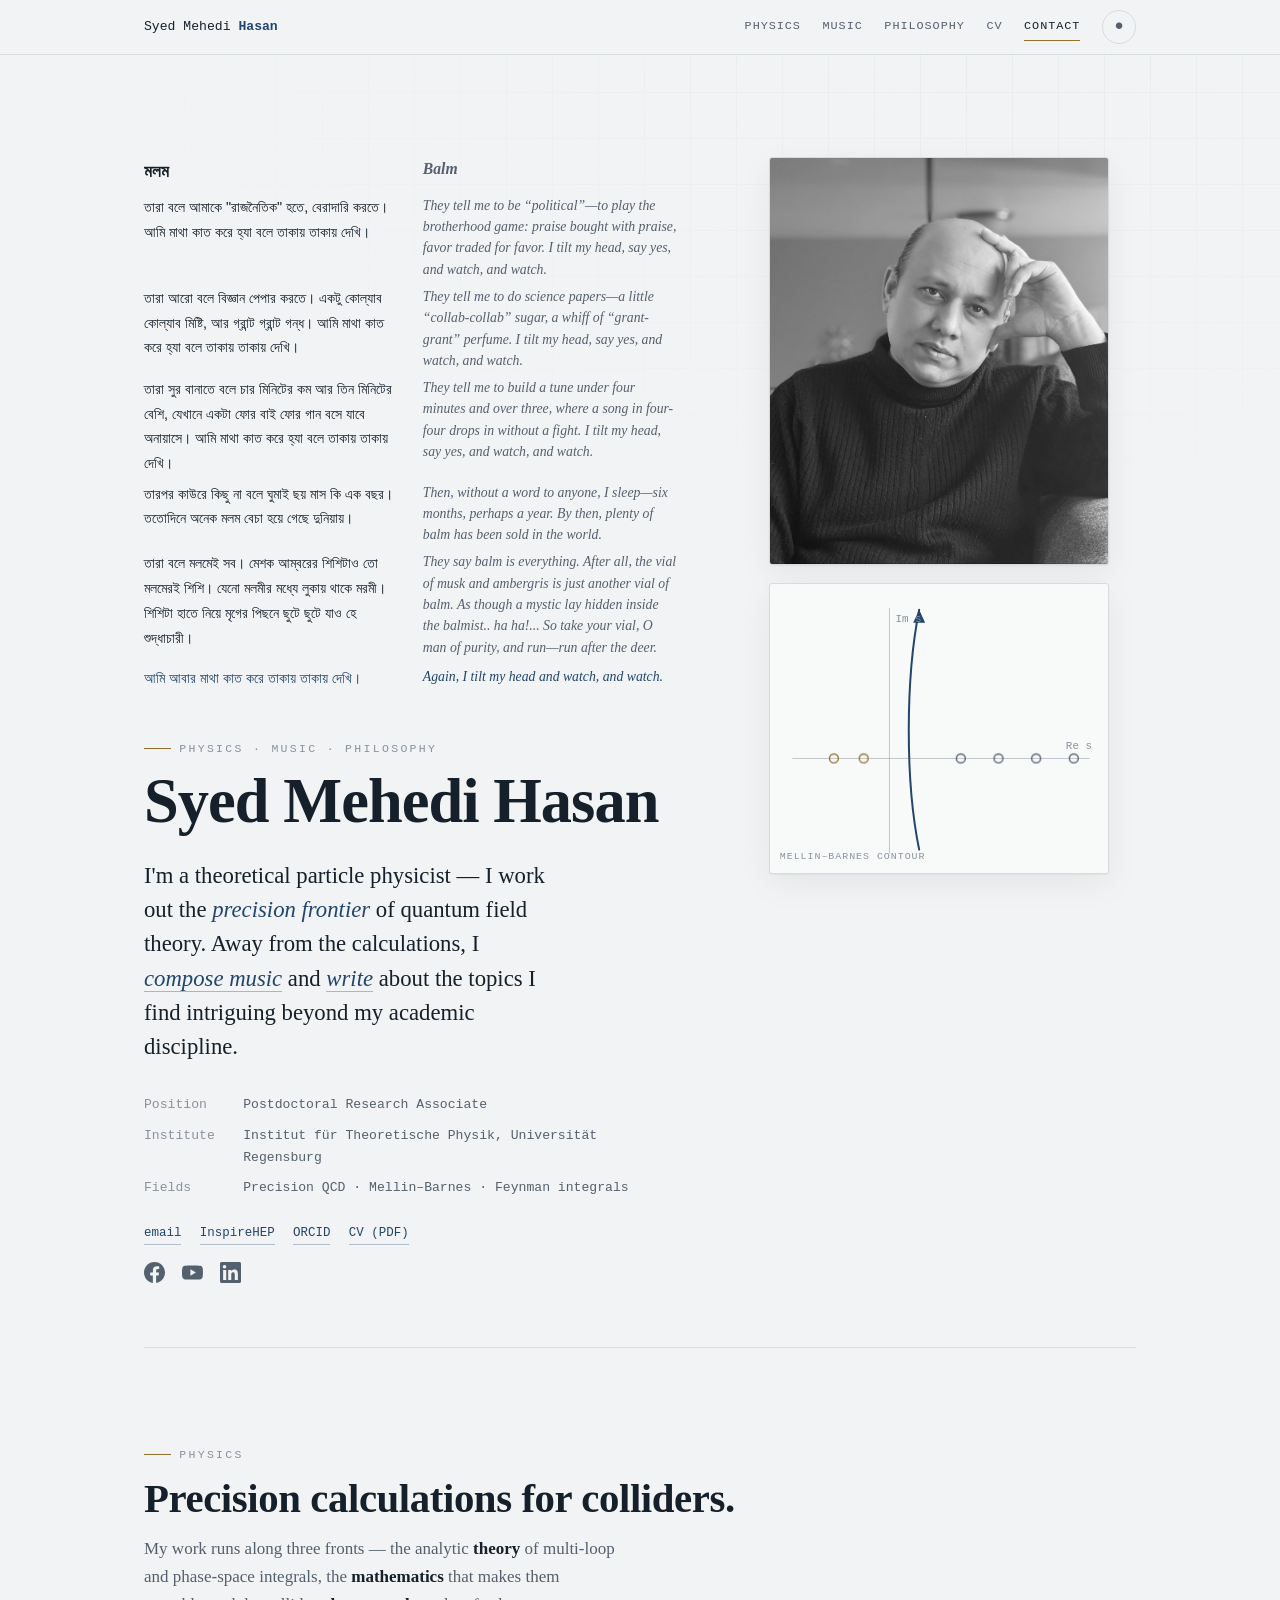
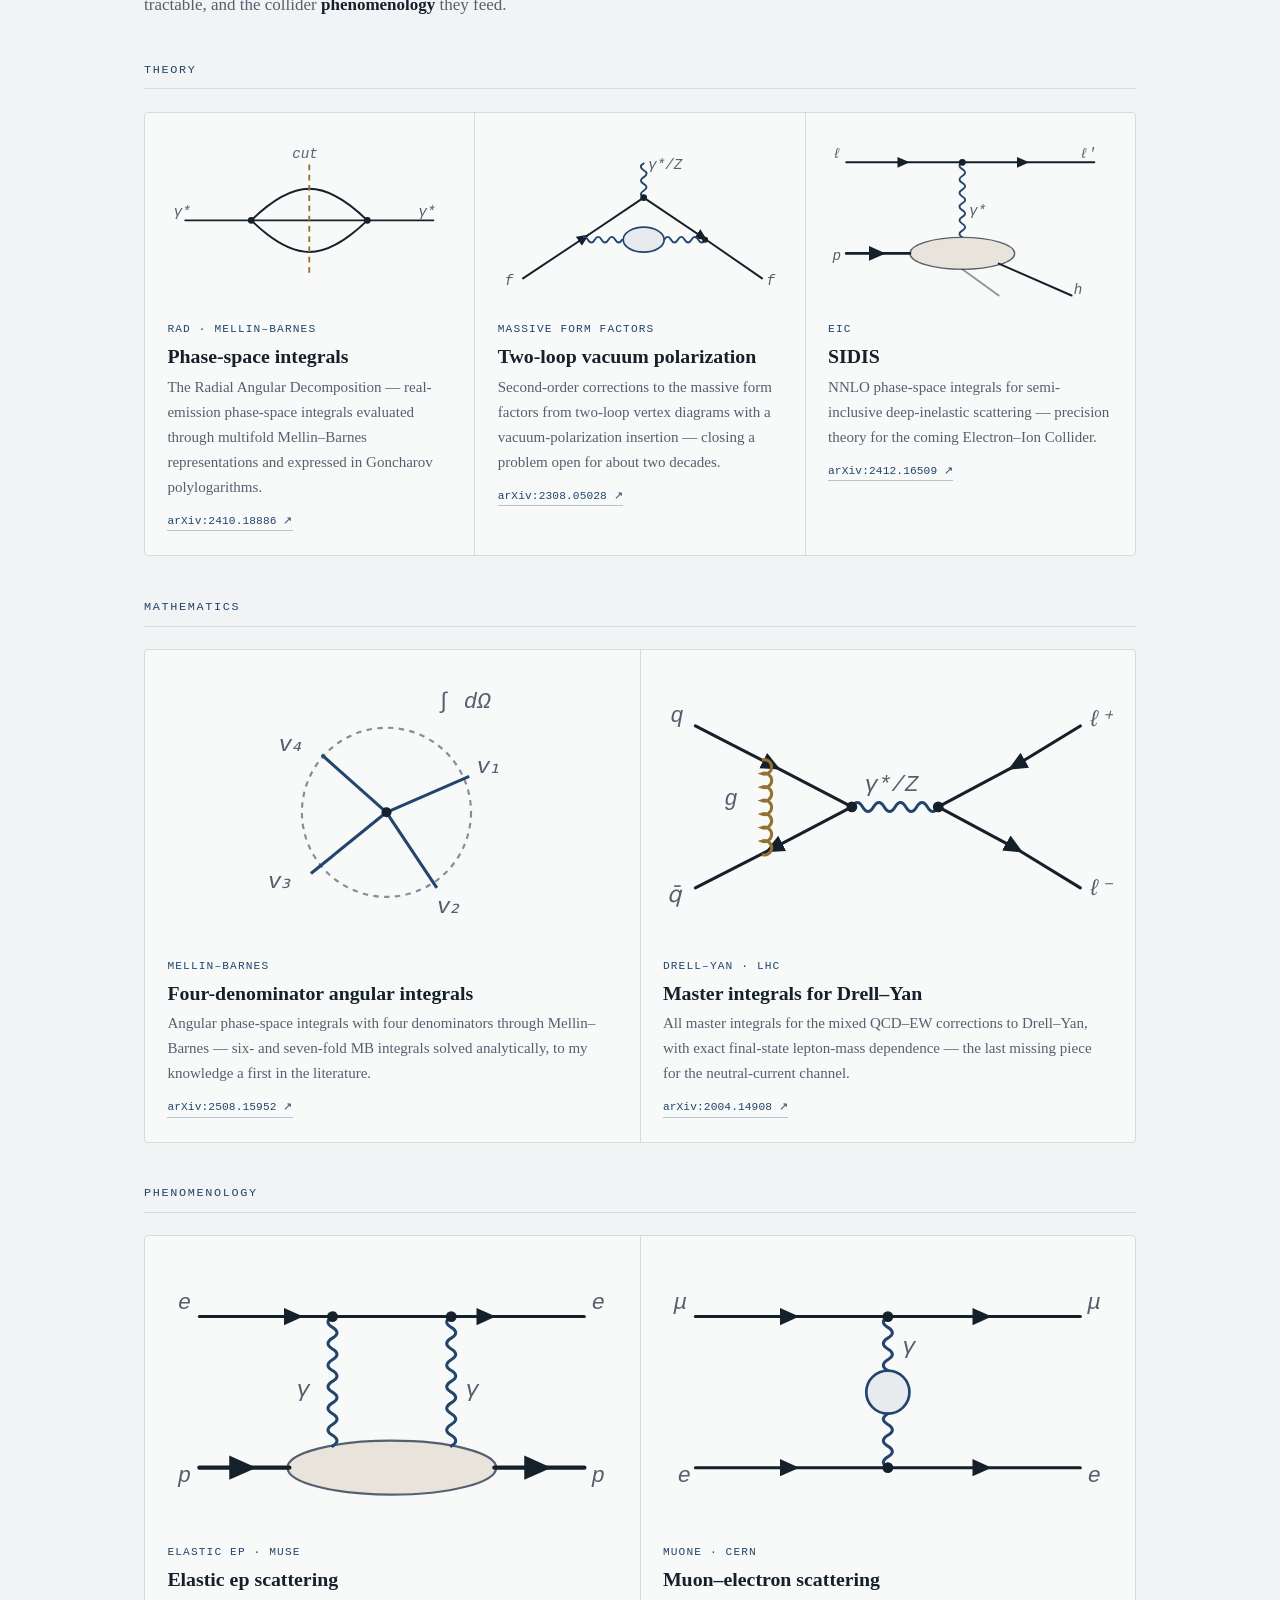
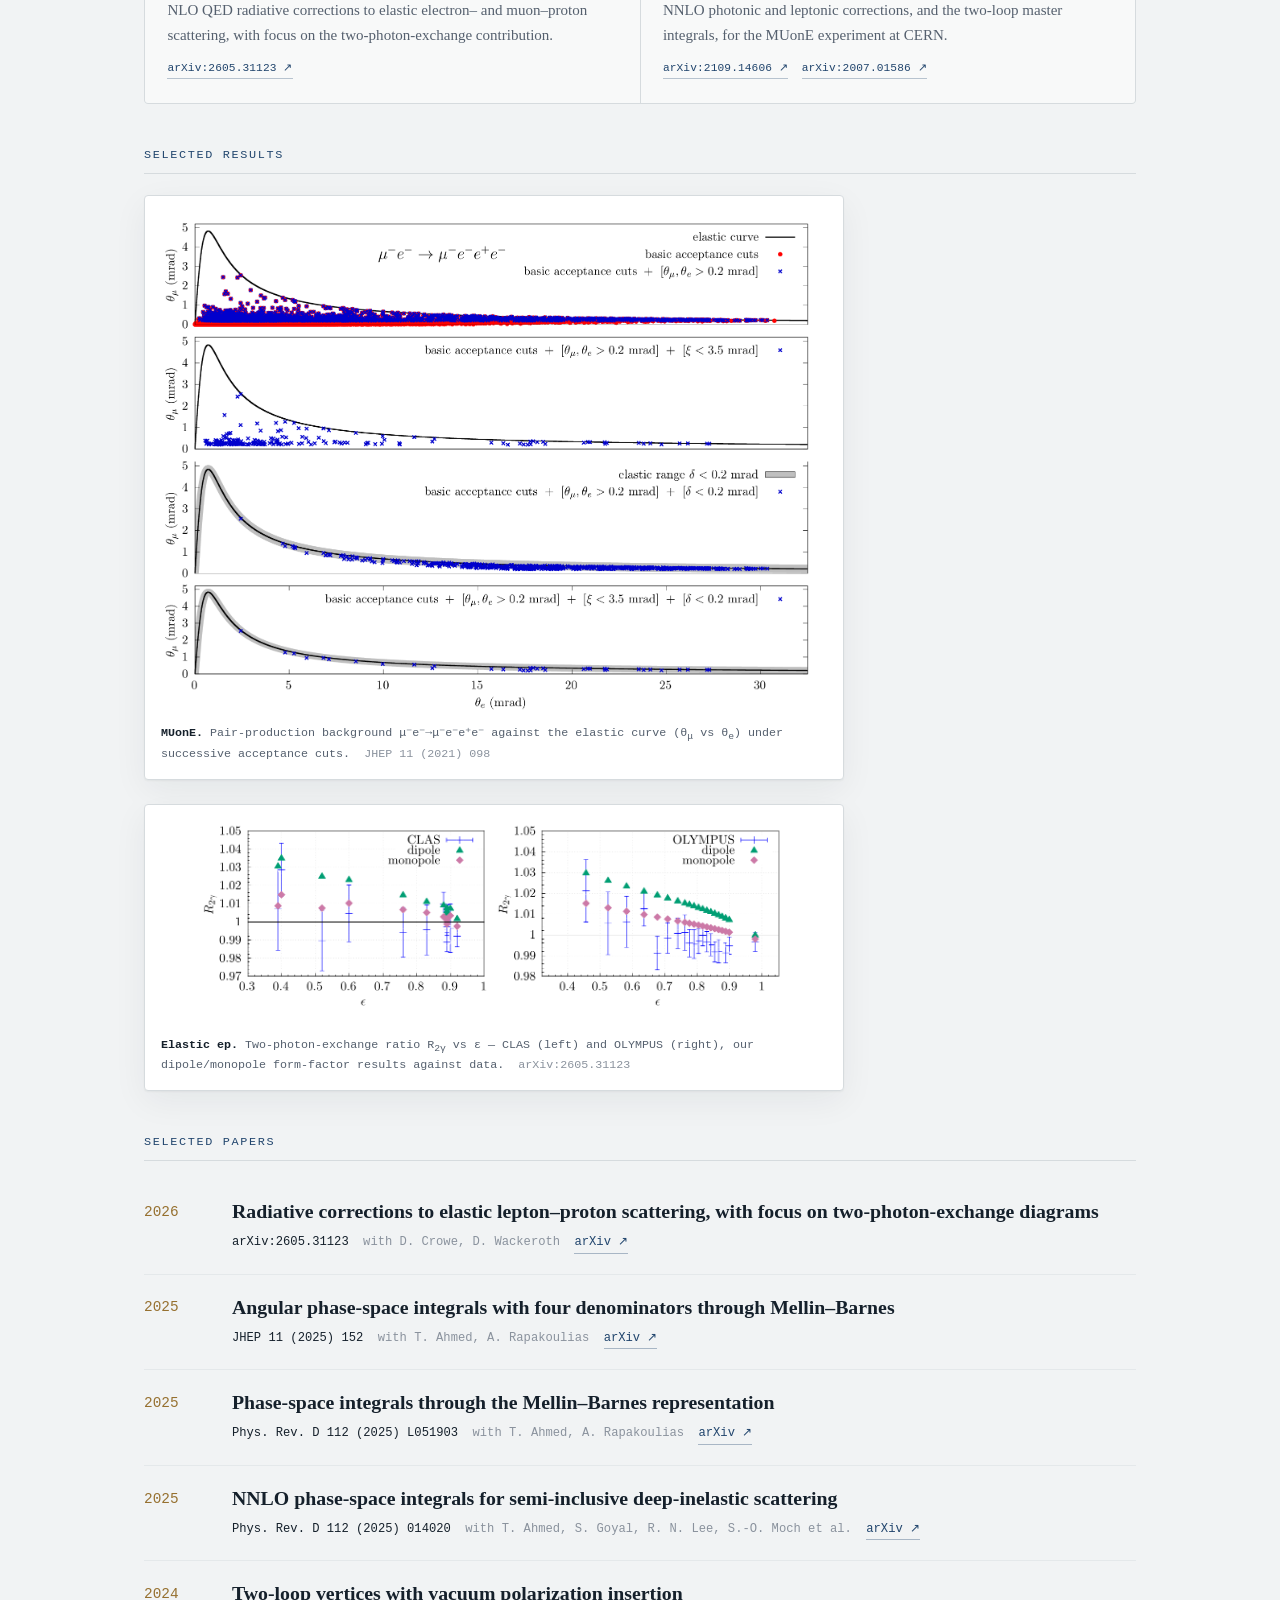
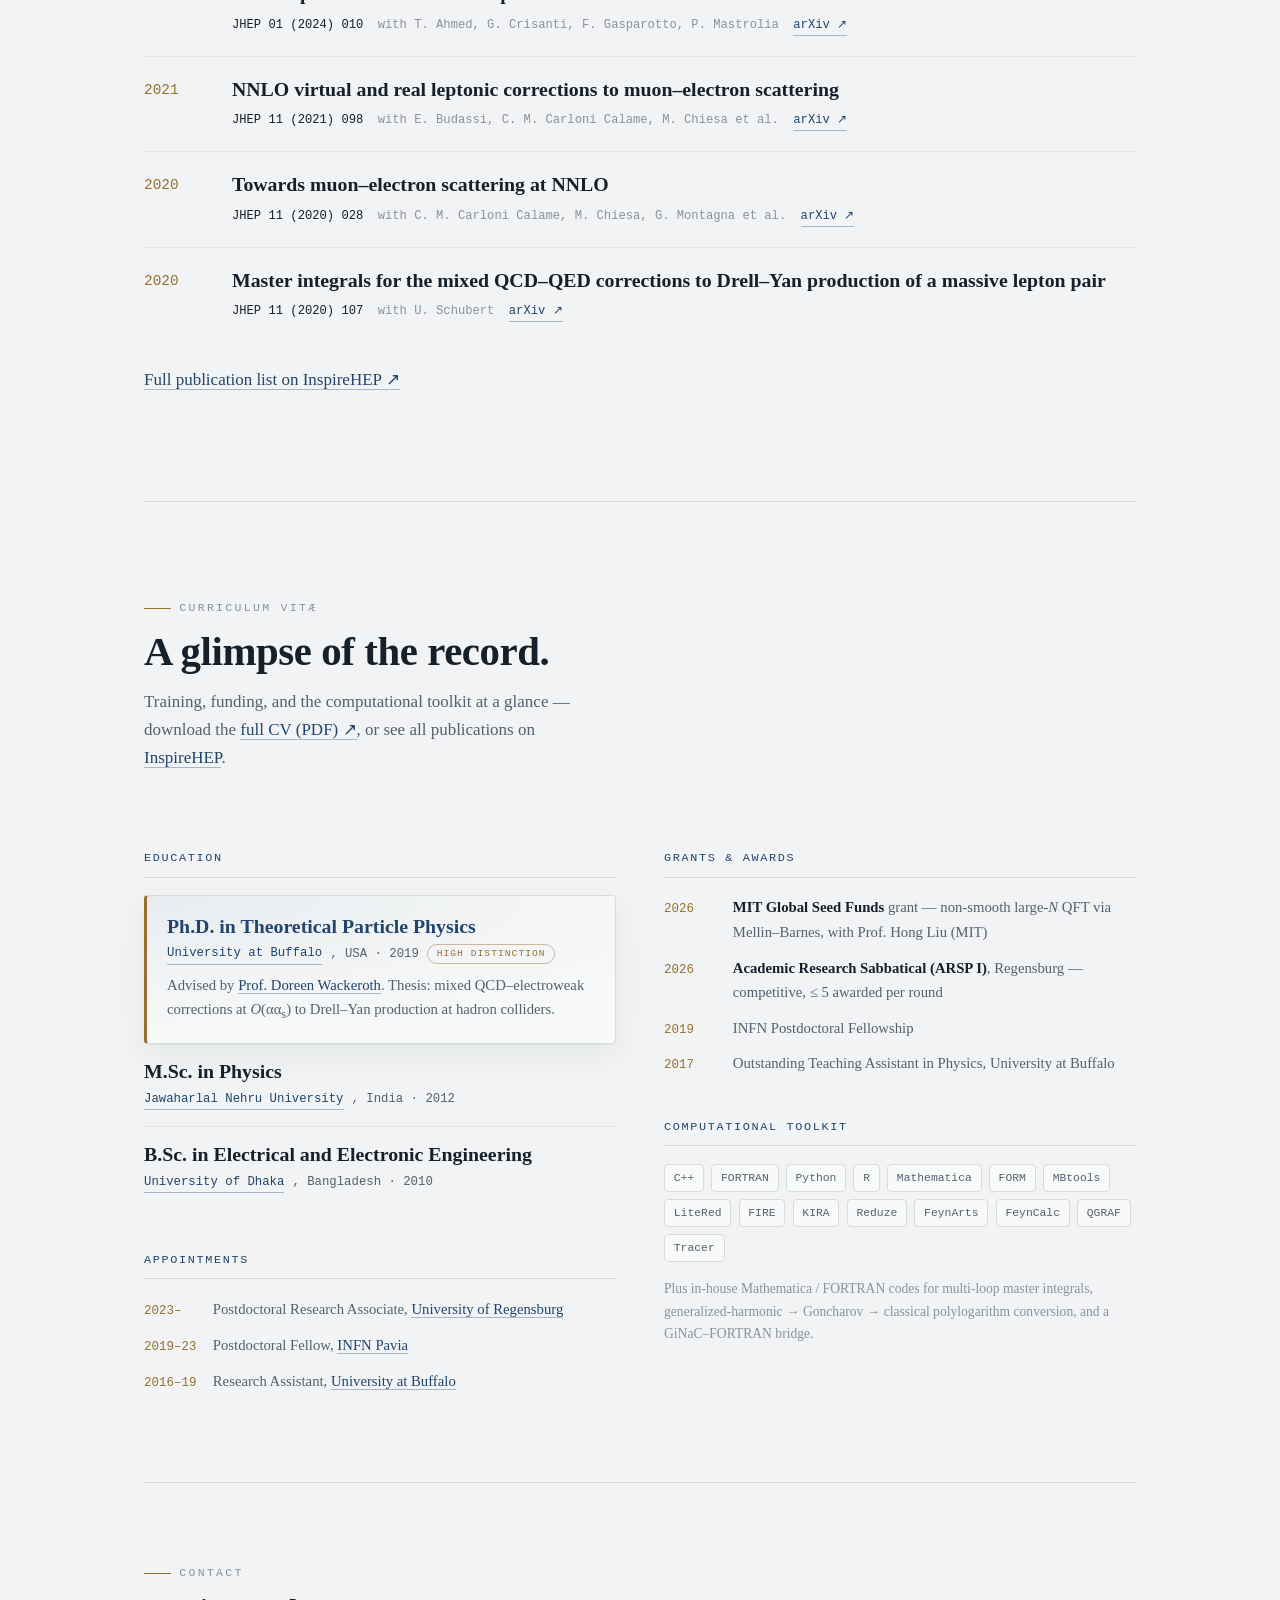
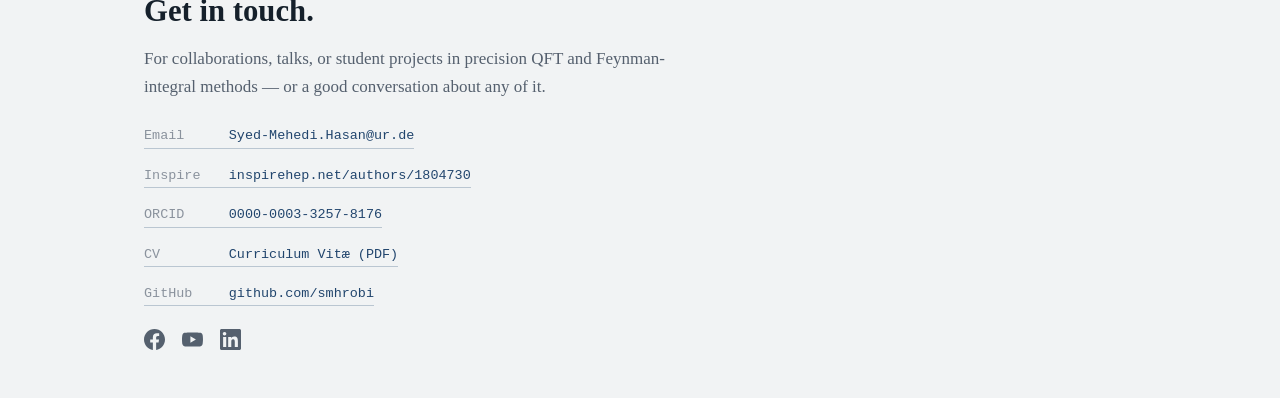
<file: index.html>
<!doctype html>
<html lang="en">
<head>
<meta charset="utf-8">
<meta name="viewport" content="width=device-width, initial-scale=1">
<meta name="description" content="Syed Mehedi Hasan — theoretical particle physicist. Precision QFT, Feynman-integral methods, and collider phenomenology; also music and philosophical essays.">
<link rel="icon" href="data:image/svg+xml,%3Csvg xmlns='http://www.w3.org/2000/svg' viewBox='0 0 32 32'%3E%3Cpath d='M15 5C11 13 11 19 15 27' fill='none' stroke='%232c5a8c' stroke-width='2.6'/%3E%3Ccircle cx='20.5' cy='16' r='2.4' fill='%23996f2f'/%3E%3C/svg%3E">
<title>Syed Mehedi Hasan</title>
<link rel="stylesheet" href="assets/site.css">
</head>
<body>
<!-- shared SVG defs: fermion-line arrowhead -->
<svg aria-hidden="true" width="0" height="0" style="position:absolute" focusable="false">
  <defs>
    <marker id="fh" viewBox="0 0 10 10" refX="5" refY="5" markerWidth="7" markerHeight="7" orient="auto">
      <path d="M0 1 L9 5 L0 9 z"/>
    </marker>
  </defs>
</svg>

<header class="topbar">
  <div class="wrap topbar__in">
    <a class="brandmark" href="#top">Syed&nbsp;Mehedi&nbsp;<b>Hasan</b></a>
    <nav class="nav">
      <div class="nav nav-hide">
        <a href="#physics" class="active">Physics</a>
        <a href="music.html">Music</a>
        <a href="philosophy.html">Philosophy</a>
        <a href="#cv">CV</a>
        <a href="#contact">Contact</a>
      </div>
      <button class="menubtn" id="menuBtn" type="button" aria-expanded="false"
              aria-controls="mnav" aria-label="Menu"><span class="menubtn__b" aria-hidden="true"></span></button>

      <button class="ttoggle" id="themeBtn" type="button" aria-label="Switch colour theme" title="Switch theme">◐</button>
    </nav>
  </div>
</header>

<nav class="mnav" id="mnav">
  <a href="#physics" class="active">Physics</a>
  <a href="music.html">Music</a>
  <a href="philosophy.html">Philosophy</a>
  <a href="#cv">CV</a>
  <a href="#contact">Contact</a>
</nav>

<main id="top" class="wrap">

  <!-- ============ HERO — opening epigraph + identity ============ -->
  <section class="hero" style="border-top:0">
    <div class="hero__grid">
      <div class="hero__lead">
        <div class="poem">
      <h2 class="ptitle bn" lang="bn">মলম</h2>
      <h2 class="ptitle en">Balm</h2>
      <p class="bn" lang="bn">তারা বলে আমাকে "রাজনৈতিক" হতে, বেরাদারি করতে। আমি মাথা কাত করে হ্যা বলে তাকায় তাকায় দেখি।</p>
      <p class="en">They tell me to be “political”—to play the brotherhood game: praise bought with praise, favor traded for favor. I tilt my head, say yes, and watch, and watch.</p>
      <p class="bn" lang="bn">তারা আরো বলে বিজ্ঞান পেপার করতে। একটু কোল্যাব কোল্যাব মিষ্টি, আর গ্রান্ট গ্রান্ট গন্ধ। আমি মাথা কাত করে হ্যা বলে তাকায় তাকায় দেখি।</p>
      <p class="en">They tell me to do science papers—a little “collab-collab” sugar, a whiff of “grant-grant” perfume. I tilt my head, say yes, and watch, and watch.</p>
      <p class="bn" lang="bn">তারা সুর বানাতে বলে চার মিনিটের কম আর তিন মিনিটের বেশি, যেখানে একটা ফোর বাই ফোর গান বসে যাবে অনায়াসে। আমি মাথা কাত করে হ্যা বলে তাকায় তাকায় দেখি।</p>
      <p class="en">They tell me to build a tune under four minutes and over three, where a song in four-four drops in without a fight. I tilt my head, say yes, and watch, and watch.</p>
      <p class="bn" lang="bn">তারপর কাউরে কিছু না বলে ঘুমাই ছয় মাস কি এক বছর। ততোদিনে অনেক মলম বেচা হয়ে গেছে দুনিয়ায়।</p>
      <p class="en">Then, without a word to anyone, I sleep—six months, perhaps a year. By then, plenty of balm has been sold in the world.</p>
      <p class="bn" lang="bn">তারা বলে মলমেই সব। মেশক আম্বরের শিশিটাও তো মলমেরই শিশি। যেনো মলমীর মধ্যে লুকায় থাকে মরমী। শিশিটা হাতে নিয়ে মৃগের পিছনে ছুটে ছুটে যাও হে শুদ্ধাচারী।</p>
      <p class="en">They say balm is everything. After all, the vial of musk and ambergris is just another vial of balm. As though a mystic lay hidden inside the balmist.. ha ha!... So take your vial, O man of purity, and run—run after the deer.</p>
      <p class="bn refrain" lang="bn">আমি আবার মাথা কাত করে তাকায় তাকায় দেখি।</p>
      <p class="en refrain">Again, I tilt my head and watch, and watch.</p>
    </div>
        <div class="hero__intro">
        
        <span class="eyebrow reveal">Physics · Music · Philosophy</span>
        <h1 class="reveal" style="--rd:.06s">Syed&nbsp;Mehedi Hasan</h1>
        <p class="lede reveal" style="--rd:.14s">
          I'm a theoretical particle physicist — I work out the <em>precision frontier</em>
          of quantum field theory. Away from the calculations, I <a class="lnk" href="music.html"><em>compose music</em></a> and
          <a class="lnk" href="philosophy.html"><em>write</em></a> about the topics I find intriguing beyond my academic discipline.
        </p>
        <ul class="coords reveal" style="--rd:.22s">
          <li><span>Position</span><span>Postdoctoral Research Associate</span></li>
          <li><span>Institute</span><span>Institut für Theoretische Physik, Universität Regensburg</span></li>
          <li><span>Fields</span><span>Precision QCD · Mellin–Barnes · Feynman integrals</span></li>
        </ul>
        <div class="heroline reveal" style="--rd:.3s">
          <a href="mailto:Syed-Mehedi.Hasan@ur.de">email</a>
          <a href="https://inspirehep.net/authors/1804730">InspireHEP</a>
          <a href="https://orcid.org/0000-0003-3257-8176">ORCID</a>
          <a href="Syed_Mehedi_Hasan_CV.pdf">CV (PDF)</a>
        </div>
        <div class="social reveal" style="--rd:.36s">
          <a href="https://www.facebook.com/syedmehedi.hasan.14/" aria-label="Facebook" title="Facebook"><svg viewBox="0 0 24 24" fill="currentColor" aria-hidden="true"><path d="M24 12.07C24 5.4 18.63 0 12 0S0 5.4 0 12.07C0 18.1 4.39 23.1 10.13 24v-8.44H7.08v-3.49h3.05V9.41c0-3.02 1.79-4.69 4.53-4.69 1.31 0 2.68.24 2.68.24v2.97h-1.51c-1.49 0-1.96.93-1.96 1.89v2.25h3.33l-.53 3.49h-2.8V24C19.61 23.1 24 18.1 24 12.07z"/></svg></a>
          <a href="https://www.youtube.com/@syedmehedihasan2057" aria-label="YouTube" title="YouTube"><svg viewBox="0 0 24 24" fill="currentColor" aria-hidden="true"><path fill-rule="evenodd" clip-rule="evenodd" d="M23.5 6.5a3 3 0 0 0-2.1-2.1C19.5 3.9 12 3.9 12 3.9s-7.5 0-9.4.5A3 3 0 0 0 .5 6.5C0 8.4 0 12 0 12s0 3.6.5 5.5a3 3 0 0 0 2.1 2.1c1.9.5 9.4.5 9.4.5s7.5 0 9.4-.5a3 3 0 0 0 2.1-2.1c.5-1.9.5-5.5.5-5.5s0-3.6-.5-5.5zM9.6 15.6V8.4l6.3 3.6-6.3 3.6z"/></svg></a>
          <a href="https://www.linkedin.com/in/syed-mehedi-hasan-robi/" aria-label="LinkedIn" title="LinkedIn"><svg viewBox="0 0 24 24" fill="currentColor" aria-hidden="true"><path d="M20.45 20.45h-3.56v-5.57c0-1.33-.03-3.04-1.85-3.04-1.86 0-2.14 1.45-2.14 2.94v5.67H9.35V9h3.41v1.56h.05c.48-.9 1.64-1.85 3.37-1.85 3.6 0 4.27 2.37 4.27 5.46v6.28zM5.34 7.43a2.07 2.07 0 1 1 0-4.13 2.07 2.07 0 0 1 0 4.13zm1.78 13.02H3.56V9h3.56v11.45zM22.22 0H1.77C.8 0 0 .78 0 1.73v20.54C0 23.22.8 24 1.77 24h20.45c.98 0 1.78-.78 1.78-1.73V1.73C24 .78 23.2 0 22.22 0z"/></svg></a>
        </div>
        </div>
      </div>
      <div class="hero__aside reveal" style="--rd:.2s">
        <div class="portrait">
          <img src="profile_pic.jpg" alt="Syed Mehedi Hasan">
        </div>
        <figure class="plane" style="margin:0">
          <svg viewBox="0 0 340 292" fill="none" role="img" aria-label="A Mellin–Barnes contour in the complex plane, threading between poles on the real axis.">
            <line class="axis" x1="22" y1="176" x2="322" y2="176"/>
            <line class="axis" x1="120" y1="24" x2="120" y2="272"/>
            <g class="poles poles-left">
              <circle cx="64" cy="176" r="4.5" style="--d:0s"/>
              <circle cx="94" cy="176" r="4.5" style="--d:.08s"/>
            </g>
            <g class="poles">
              <circle cx="192" cy="176" r="4.5" style="--d:.16s"/>
              <circle cx="230" cy="176" r="4.5" style="--d:.24s"/>
              <circle cx="268" cy="176" r="4.5" style="--d:.32s"/>
              <circle cx="306" cy="176" r="4.5" style="--d:.4s"/>
            </g>
            <path class="mbpath" d="M150 26 C 136 96, 136 200, 150 268"/>
            <path class="arrow" d="M150 26 l -6 13 l 12 0 z"/>
            <text class="lbl" x="298" y="166">Re&nbsp;s</text>
            <text class="lbl" x="126" y="38">Im&nbsp;s</text>
          </svg>
          <figcaption class="cap">Mellin–Barnes contour</figcaption>
        </figure>
      </div>
    </div>
  </section>

  <section id="physics">
    <div class="sec-head">
      <span class="eyebrow">Physics</span>
      <h2>Precision calculations for colliders.</h2>
      <p class="sub">My work runs along three fronts — the analytic <b style="color:var(--ink);font-weight:600">theory</b> of multi-loop and phase-space integrals, the <b style="color:var(--ink);font-weight:600">mathematics</b> that makes them tractable, and the collider <b style="color:var(--ink);font-weight:600">phenomenology</b> they feed.</p>
    </div>

    <div class="subhead">Theory</div>
    <div class="diagrams three">
      <div class="dcard">
        <svg class="fdiag" viewBox="0 0 250 150" role="img" aria-label="A three-particle phase-space cut of a self-energy diagram.">
          <line class="fl" x1="16" y1="75" x2="74" y2="75"/>
          <line class="fl" x1="176" y1="75" x2="234" y2="75"/>
          <path class="fl" d="M74 75 C 112 38, 138 38, 176 75"/>
          <line class="fl" x1="74" y1="75" x2="176" y2="75"/>
          <path class="fl" d="M74 75 C 112 112, 138 112, 176 75"/>
          <line x1="125" y1="26" x2="125" y2="124" style="stroke:var(--brass);stroke-width:1.6;stroke-dasharray:5 4"/>
          <circle class="vtx" cx="74" cy="75" r="3"/><circle class="vtx" cx="176" cy="75" r="3"/>
          <text class="dl" x="6" y="71">γ*</text>
          <text class="dl" x="236" y="71" text-anchor="end">γ*</text>
          <text class="dl" x="110" y="20">cut</text>
        </svg>
        <div class="k">RAD · Mellin–Barnes</div>
        <h3 id="rad">Phase-space integrals</h3>
        <p>The Radial Angular Decomposition — real-emission phase-space integrals evaluated through multifold Mellin–Barnes representations and expressed in Goncharov polylogarithms.</p>
        <div class="refs"><a class="reflink" href="https://arxiv.org/abs/2410.18886">arXiv:2410.18886 ↗</a></div>
      </div>
      <div class="dcard">
        <svg class="fdiag" viewBox="0 0 250 150" role="img" aria-label="Two-loop vertex form factor with a vacuum-polarization insertion on the exchanged photon.">
          <polyline class="fl" points="22,126 76,90 128,55" marker-mid="url(#fh)"/>
          <polyline class="fl" points="128,55 180,90 232,126" marker-mid="url(#fh)"/>
          <path class="ph" d="M128 55 q -5 -3 0 -6 t 0 -6 t 0 -6 t 0 -6 t 0 -6"/>
          <path class="ph" d="M73 92 q 3 -5 6 0 t 6 0 t 6 0 t 6 0 t 6 0 t 6 0"/>
          <ellipse class="loop" cx="128" cy="92" rx="18" ry="11"/>
          <path class="ph" d="M146 92 q 3 -5 6 0 t 6 0 t 6 0 t 6 0 t 6 0 t 6 0"/>
          <circle class="vtx" cx="128" cy="55" r="3"/>
          <circle class="vtx" cx="73" cy="92" r="2.6"/><circle class="vtx" cx="182" cy="92" r="2.6"/>
          <text class="dl" x="132" y="30">γ*/Z</text>
          <text class="dl" x="6" y="132">f</text><text class="dl" x="236" y="132">f</text>
        </svg>
        <div class="k">Massive form factors</div>
        <h3 id="formfactors">Two-loop vacuum polarization</h3>
        <p>Second-order corrections to the massive form factors from two-loop vertex diagrams with a vacuum-polarization insertion — closing a problem open for about two decades.</p>
        <div class="refs"><a class="reflink" href="https://arxiv.org/abs/2308.05028">arXiv:2308.05028 ↗</a></div>
      </div>
      <div class="dcard">
        <svg class="fdiag" viewBox="0 0 250 150" role="img" aria-label="Semi-inclusive deep-inelastic scattering: a lepton scatters off a proton and a hadron is detected.">
          <polyline class="fl" points="16,24 67,24 118,24" marker-mid="url(#fh)"/>
          <polyline class="fl" points="118,24 172,24 234,24" marker-mid="url(#fh)"/>
          <path class="ph" d="M118 24 q -5 3 0 6 t 0 6 t 0 6 t 0 6 t 0 6 t 0 6 t 0 6 t 0 6 t 0 6 t 0 6 t 0 6"/>
          <ellipse class="blob" cx="118" cy="104" rx="46" ry="14"/>
          <polyline class="pl" points="16,104 44,104 72,104" marker-mid="url(#fh)"/>
          <line class="fl" x1="150" y1="113" x2="214" y2="141"/>
          <line class="fl" x1="118" y1="118" x2="150" y2="141" style="opacity:.45"/>
          <circle class="vtx" cx="118" cy="24" r="3"/>
          <text class="dl" x="4" y="20">ℓ</text><text class="dl" x="236" y="20" text-anchor="end">ℓ′</text>
          <text class="dl" x="124" y="70">γ*</text>
          <text class="dl" x="4" y="110">p</text>
          <text class="dl" x="216" y="140">h</text>
        </svg>
        <div class="k">EIC</div>
        <h3 id="sidis">SIDIS</h3>
        <p>NNLO phase-space integrals for semi-inclusive deep-inelastic scattering — precision theory for the coming Electron–Ion Collider.</p>
        <div class="refs"><a class="reflink" href="https://arxiv.org/abs/2412.16509">arXiv:2412.16509 ↗</a></div>
      </div>
    </div>

    <div class="subhead">Mathematics</div>
    <div class="diagrams">
      <div class="dcard">
        <svg class="fdiag" viewBox="0 0 250 150" role="img" aria-label="An angular integral over the loop-momentum direction with four denominators.">
          <circle cx="122" cy="78" r="47" fill="none" style="stroke:var(--ink-soft);stroke-width:1.2;stroke-dasharray:3 3;opacity:.7"/>
          <g style="stroke:var(--accent);stroke-width:1.7">
            <line x1="122" y1="78" x2="168" y2="58"/>
            <line x1="122" y1="78" x2="150" y2="120"/>
            <line x1="122" y1="78" x2="80" y2="112"/>
            <line x1="122" y1="78" x2="86" y2="46"/>
          </g>
          <circle class="vtx" cx="122" cy="78" r="2.8"/>
          <text class="dl" x="172" y="56">v₁</text>
          <text class="dl" x="150" y="134">v₂</text>
          <text class="dl" x="56" y="120">v₃</text>
          <text class="dl" x="62" y="44">v₄</text>
          <text class="dl" x="150" y="20">∫ dΩ</text>
        </svg>
        <div class="k">Mellin–Barnes</div>
        <h3>Four-denominator angular integrals</h3>
        <p>Angular phase-space integrals with four denominators through Mellin–Barnes — six- and seven-fold MB integrals solved analytically, to my knowledge a first in the literature.</p>
        <div class="refs"><a class="reflink" href="https://arxiv.org/abs/2508.15952">arXiv:2508.15952 ↗</a></div>
      </div>
      <div class="dcard">
        <svg class="fdiag" viewBox="0 0 250 150" role="img" aria-label="Drell–Yan: quark–antiquark annihilation to a lepton pair with a gluon correction.">
          <polyline class="fl" points="18,30 61,52 105,75" marker-mid="url(#fh)"/>
          <polyline class="fl" points="105,75 61,98 18,120" marker-mid="url(#fh)"/>
          <path class="ph" d="M105 75 q 3 -5 6 0 t 6 0 t 6 0 t 6 0 t 6 0 t 6 0 t 6 0 t 6 0"/>
          <polyline class="fl" points="232,30 196,52 153,75" marker-mid="url(#fh)"/>
          <polyline class="fl" points="153,75 196,98 232,120" marker-mid="url(#fh)"/>
          <path class="gl" d="M55 49 a 4 4 0 1 1 0 7.5 a 4 4 0 1 1 0 7.5 a 4 4 0 1 1 0 7.5 a 4 4 0 1 1 0 7.5 a 4 4 0 1 1 0 7.5 a 4 4 0 1 1 0 7.5 a 4 4 0 1 1 0 7.5"/>
          <circle class="vtx" cx="105" cy="75" r="3"/><circle class="vtx" cx="153" cy="75" r="3"/>
          <text class="dl" x="4" y="28">q</text><text class="dl" x="2" y="128">q̄</text>
          <text class="dl" x="236" y="30">ℓ⁺</text><text class="dl" x="236" y="124">ℓ⁻</text>
          <text class="dl" x="112" y="66">γ*/Z</text><text class="dl" x="34" y="74">g</text>
        </svg>
        <div class="k">Drell–Yan · LHC</div>
        <h3>Master integrals for Drell–Yan</h3>
        <p>All master integrals for the mixed QCD–EW corrections to Drell–Yan, with exact final-state lepton-mass dependence — the last missing piece for the neutral-current channel.</p>
        <div class="refs"><a class="reflink" href="https://arxiv.org/abs/2004.14908">arXiv:2004.14908 ↗</a></div>
      </div>
    </div>

    <div class="subhead">Phenomenology</div>
    <div class="diagrams">
      <div class="dcard">
        <svg class="fdiag" viewBox="0 0 250 150" role="img" aria-label="Two-photon exchange between an electron and a proton in elastic scattering.">
          <polyline class="fl" points="18,32 71,32 125,32" marker-mid="url(#fh)"/>
          <polyline class="fl" points="125,32 178,32 232,32" marker-mid="url(#fh)"/>
          <ellipse class="blob" cx="125" cy="116" rx="58" ry="15"/>
          <polyline class="pl" points="18,116 43,116 68,116" marker-mid="url(#fh)"/>
          <polyline class="pl" points="182,116 207,116 232,116" marker-mid="url(#fh)"/>
          <path class="ph" d="M92 32 q -5 3 0 6 t 0 6 t 0 6 t 0 6 t 0 6 t 0 6 t 0 6 t 0 6 t 0 6 t 0 6 t 0 6 t 0 6"/>
          <path class="ph" d="M158 32 q -5 3 0 6 t 0 6 t 0 6 t 0 6 t 0 6 t 0 6 t 0 6 t 0 6 t 0 6 t 0 6 t 0 6 t 0 6"/>
          <circle class="vtx" cx="92" cy="32" r="3"/><circle class="vtx" cx="158" cy="32" r="3"/>
          <text class="dl" x="6" y="28">e</text><text class="dl" x="236" y="28">e</text>
          <text class="dl" x="6" y="124">p</text><text class="dl" x="236" y="124">p</text>
          <text class="dl" x="72" y="76">γ</text><text class="dl" x="166" y="76">γ</text>
        </svg>
        <div class="k">Elastic ep · MUSE</div>
        <h3>Elastic ep scattering</h3>
        <p>NLO QED radiative corrections to elastic electron– and muon–proton scattering, with focus on the two-photon-exchange contribution.</p>
        <div class="refs"><a class="reflink" href="https://arxiv.org/abs/2605.31123">arXiv:2605.31123 ↗</a></div>
      </div>
      <div class="dcard">
        <svg class="fdiag" viewBox="0 0 250 150" role="img" aria-label="Muon–electron scattering via photon exchange with a vacuum-polarization bubble.">
          <polyline class="fl" points="18,32 71,32 125,32" marker-mid="url(#fh)"/>
          <polyline class="fl" points="125,32 178,32 232,32" marker-mid="url(#fh)"/>
          <polyline class="fl" points="18,116 71,116 125,116" marker-mid="url(#fh)"/>
          <polyline class="fl" points="125,116 178,116 232,116" marker-mid="url(#fh)"/>
          <path class="ph" d="M125 32 q -5 3 0 6 t 0 6 t 0 6 t 0 6 t 0 6"/>
          <circle class="loop" cx="125" cy="74" r="12"/>
          <path class="ph" d="M125 86 q -5 3 0 6 t 0 6 t 0 6 t 0 6 t 0 6"/>
          <circle class="vtx" cx="125" cy="32" r="3"/><circle class="vtx" cx="125" cy="116" r="3"/>
          <text class="dl" x="6" y="28">μ</text><text class="dl" x="236" y="28">μ</text>
          <text class="dl" x="8" y="124">e</text><text class="dl" x="236" y="124">e</text>
          <text class="dl" x="133" y="52">γ</text>
        </svg>
        <div class="k">MUonE · CERN</div>
        <h3>Muon–electron scattering</h3>
        <p>NNLO photonic and leptonic corrections, and the two-loop master integrals, for the MUonE experiment at CERN.</p>
        <div class="refs"><a class="reflink" href="https://arxiv.org/abs/2109.14606">arXiv:2109.14606 ↗</a><a class="reflink" href="https://arxiv.org/abs/2007.01586">arXiv:2007.01586 ↗</a></div>
      </div>
    </div>

    <div class="subhead" id="results">Selected results</div>
    <div class="results">
      <figure class="figure">
        <img src="physics/plots/muone.png" alt="MUonE pair-production acceptance study, theta_mu vs theta_e">
        <figcaption><b>MUonE.</b> Pair-production background μ⁻e⁻→μ⁻e⁻e⁺e⁻ against the elastic curve (θ<sub>μ</sub> vs θ<sub>e</sub>) under successive acceptance cuts.&nbsp; <span style="color:var(--ink-faint)">JHEP 11 (2021) 098</span></figcaption>
      </figure>
      <figure class="figure">
        <img src="physics/plots/ep.png" alt="Elastic ep two-photon-exchange ratio R2gamma vs epsilon">
        <figcaption><b>Elastic ep.</b> Two-photon-exchange ratio R<sub>2γ</sub> vs ε — CLAS (left) and OLYMPUS (right), our dipole/monopole form-factor results against data.&nbsp; <span style="color:var(--ink-faint)">arXiv:2605.31123</span></figcaption>
      </figure>
    </div>

    <div class="subhead" id="papers">Selected papers</div>
    <div class="pubs">
      <article class="pub"><div class="yr">2026</div><div>
        <h3>Radiative corrections to elastic lepton–proton scattering, with focus on two-photon-exchange diagrams</h3>
        <div class="meta"><span class="venue">arXiv:2605.31123</span><span class="with">with D. Crowe, D. Wackeroth</span><a class="lnk" href="https://arxiv.org/abs/2605.31123">arXiv ↗</a></div>
      </div></article>
      <article class="pub"><div class="yr">2025</div><div>
        <h3>Angular phase-space integrals with four denominators through Mellin–Barnes</h3>
        <div class="meta"><span class="venue">JHEP 11 (2025) 152</span><span class="with">with T. Ahmed, A. Rapakoulias</span><a class="lnk" href="https://arxiv.org/abs/2508.15952">arXiv ↗</a></div>
      </div></article>
      <article class="pub"><div class="yr">2025</div><div>
        <h3>Phase-space integrals through the Mellin–Barnes representation</h3>
        <div class="meta"><span class="venue">Phys. Rev. D 112 (2025) L051903</span><span class="with">with T. Ahmed, A. Rapakoulias</span><a class="lnk" href="https://arxiv.org/abs/2410.18886">arXiv ↗</a></div>
      </div></article>
      <article class="pub"><div class="yr">2025</div><div>
        <h3>NNLO phase-space integrals for semi-inclusive deep-inelastic scattering</h3>
        <div class="meta"><span class="venue">Phys. Rev. D 112 (2025) 014020</span><span class="with">with T. Ahmed, S. Goyal, R. N. Lee, S.-O. Moch et al.</span><a class="lnk" href="https://arxiv.org/abs/2412.16509">arXiv ↗</a></div>
      </div></article>
      <article class="pub"><div class="yr">2024</div><div>
        <h3>Two-loop vertices with vacuum polarization insertion</h3>
        <div class="meta"><span class="venue">JHEP 01 (2024) 010</span><span class="with">with T. Ahmed, G. Crisanti, F. Gasparotto, P. Mastrolia</span><a class="lnk" href="https://arxiv.org/abs/2308.05028">arXiv ↗</a></div>
      </div></article>
      <article class="pub"><div class="yr">2021</div><div>
        <h3>NNLO virtual and real leptonic corrections to muon–electron scattering</h3>
        <div class="meta"><span class="venue">JHEP 11 (2021) 098</span><span class="with">with E. Budassi, C. M. Carloni Calame, M. Chiesa et al.</span><a class="lnk" href="https://arxiv.org/abs/2109.14606">arXiv ↗</a></div>
      </div></article>
      <article class="pub"><div class="yr">2020</div><div>
        <h3>Towards muon–electron scattering at NNLO</h3>
        <div class="meta"><span class="venue">JHEP 11 (2020) 028</span><span class="with">with C. M. Carloni Calame, M. Chiesa, G. Montagna et al.</span><a class="lnk" href="https://arxiv.org/abs/2007.01586">arXiv ↗</a></div>
      </div></article>
      <article class="pub"><div class="yr">2020</div><div>
        <h3>Master integrals for the mixed QCD–QED corrections to Drell–Yan production of a massive lepton pair</h3>
        <div class="meta"><span class="venue">JHEP 11 (2020) 107</span><span class="with">with U. Schubert</span><a class="lnk" href="https://arxiv.org/abs/2004.14908">arXiv ↗</a></div>
      </div></article>
    </div>
    <p class="morelink"><a class="lnk" href="https://inspirehep.net/authors/1804730">Full publication list on InspireHEP ↗</a></p>
  </section>

  <!-- ============ CURRICULUM VITÆ ============ -->
  <section id="cv">
    <div class="sec-head">
      <span class="eyebrow">Curriculum Vitæ</span>
      <h2>A glimpse of the record.</h2>
      <p class="sub">Training, funding, and the computational toolkit at a glance — download the <a class="lnk" href="Syed_Mehedi_Hasan_CV.pdf">full CV (PDF) ↗</a>, or see all publications on <a class="lnk" href="https://inspirehep.net/authors/1804730">InspireHEP</a>.</p>
    </div>
    <div class="cv-grid">
      <div class="cv-col">
        <div class="subhead">Education</div>
        <div class="edu edu--phd">
          <div class="edu-deg">Ph.D. in Theoretical Particle Physics</div>
          <div class="edu-inst"><a class="lnk" href="https://arts-sciences.buffalo.edu/physics.html">University at Buffalo</a>, USA &middot; 2019 <span class="edu-tag">High distinction</span></div>
          <div class="edu-note">Advised by <a class="lnk" href="https://arts-sciences.buffalo.edu/physics/faculty/doreen-wackeroth.html">Prof. Doreen Wackeroth</a>. Thesis: mixed QCD–electroweak corrections at <i>O</i>(&alpha;&alpha;<sub>s</sub>) to Drell–Yan production at hadron colliders.</div>
        </div>
        <div class="edu">
          <div class="edu-deg">M.Sc. in Physics</div>
          <div class="edu-inst"><a class="lnk" href="https://www.jnu.ac.in/sps">Jawaharlal Nehru University</a>, India &middot; 2012</div>
        </div>
        <div class="edu">
          <div class="edu-deg">B.Sc. in Electrical and Electronic Engineering</div>
          <div class="edu-inst"><a class="lnk" href="https://du.ac.bd/body/EEE">University of Dhaka</a>, Bangladesh &middot; 2010</div>
        </div>
        <div class="subhead">Appointments</div>
        <ul class="cvlist">
          <li><span class="cvy">2023&ndash;</span><span>Postdoctoral Research Associate, <a class="lnk" href="https://www.uni-regensburg.de/en/physics">University of Regensburg</a></span></li>
          <li><span class="cvy">2019&ndash;23</span><span>Postdoctoral Fellow, <a class="lnk" href="https://www.pv.infn.it/en/welcome-to-the-infn-section-of-pavia/">INFN Pavia</a></span></li>
          <li><span class="cvy">2016&ndash;19</span><span>Research Assistant, <a class="lnk" href="https://arts-sciences.buffalo.edu/physics.html">University at Buffalo</a></span></li>
        </ul>
      </div>
      <div class="cv-col">
        <div class="subhead">Grants &amp; Awards</div>
        <ul class="cvlist">
          <li><span class="cvy">2026</span><span><b>MIT Global Seed Funds</b> grant &mdash; non-smooth large-<i>N</i> QFT via Mellin–Barnes, with Prof. Hong Liu (MIT)</span></li>
          <li><span class="cvy">2026</span><span><b>Academic Research Sabbatical (ARSP&nbsp;I)</b>, Regensburg &mdash; competitive, &le;&nbsp;5 awarded per round</span></li>
          <li><span class="cvy">2019</span><span>INFN Postdoctoral Fellowship</span></li>
          <li><span class="cvy">2017</span><span>Outstanding Teaching Assistant in Physics, University at Buffalo</span></li>
        </ul>
        <div class="subhead">Computational toolkit</div>
        <div class="chips">
          <span>C++</span><span>FORTRAN</span><span>Python</span><span>R</span><span>Mathematica</span><span>FORM</span><span>MBtools</span><span>LiteRed</span><span>FIRE</span><span>KIRA</span><span>Reduze</span><span>FeynArts</span><span>FeynCalc</span><span>QGRAF</span><span>Tracer</span>
        </div>
        <p class="cv-foot">Plus in-house Mathematica / FORTRAN codes for multi-loop master integrals, generalized-harmonic &rarr; Goncharov &rarr; classical polylogarithm conversion, and a GiNaC&ndash;FORTRAN bridge.</p>
      </div>
    </div>
  </section>

  <footer id="contact" class="foot">
    <div class="foot__grid">
      <div>
        <span class="eyebrow">Contact</span>
        <h2 style="margin-top:.7rem">Get in touch.</h2>
        <p class="prose" style="color:var(--ink-soft); margin-top:1rem">
          For collaborations, talks, or student projects in precision QFT and Feynman-integral
          methods — or a good conversation about any of it.
        </p>
        <ul class="links">
          <li><a href="mailto:Syed-Mehedi.Hasan@ur.de"><span class="lab">Email</span>Syed-Mehedi.Hasan@ur.de</a></li>
          <li><a href="https://inspirehep.net/authors/1804730"><span class="lab">Inspire</span>inspirehep.net/authors/1804730</a></li>
          <li><a href="https://orcid.org/0000-0003-3257-8176"><span class="lab">ORCID</span>0000-0003-3257-8176</a></li>
          <li><a href="Syed_Mehedi_Hasan_CV.pdf"><span class="lab">CV</span>Curriculum Vitæ (PDF)</a></li>
          <li><a href="https://github.com/smhrobi"><span class="lab">GitHub</span>github.com/smhrobi</a></li>
        </ul>
        <div class="social" style="margin-top:1.4rem">
          <a href="https://www.facebook.com/syedmehedi.hasan.14/" aria-label="Facebook" title="Facebook"><svg viewBox="0 0 24 24" fill="currentColor" aria-hidden="true"><path d="M24 12.07C24 5.4 18.63 0 12 0S0 5.4 0 12.07C0 18.1 4.39 23.1 10.13 24v-8.44H7.08v-3.49h3.05V9.41c0-3.02 1.79-4.69 4.53-4.69 1.31 0 2.68.24 2.68.24v2.97h-1.51c-1.49 0-1.96.93-1.96 1.89v2.25h3.33l-.53 3.49h-2.8V24C19.61 23.1 24 18.1 24 12.07z"/></svg></a>
          <a href="https://www.youtube.com/@syedmehedihasan2057" aria-label="YouTube" title="YouTube"><svg viewBox="0 0 24 24" fill="currentColor" aria-hidden="true"><path fill-rule="evenodd" clip-rule="evenodd" d="M23.5 6.5a3 3 0 0 0-2.1-2.1C19.5 3.9 12 3.9 12 3.9s-7.5 0-9.4.5A3 3 0 0 0 .5 6.5C0 8.4 0 12 0 12s0 3.6.5 5.5a3 3 0 0 0 2.1 2.1c1.9.5 9.4.5 9.4.5s7.5 0 9.4-.5a3 3 0 0 0 2.1-2.1c.5-1.9.5-5.5.5-5.5s0-3.6-.5-5.5zM9.6 15.6V8.4l6.3 3.6-6.3 3.6z"/></svg></a>
          <a href="https://www.linkedin.com/in/syed-mehedi-hasan-robi/" aria-label="LinkedIn" title="LinkedIn"><svg viewBox="0 0 24 24" fill="currentColor" aria-hidden="true"><path d="M20.45 20.45h-3.56v-5.57c0-1.33-.03-3.04-1.85-3.04-1.86 0-2.14 1.45-2.14 2.94v5.67H9.35V9h3.41v1.56h.05c.48-.9 1.64-1.85 3.37-1.85 3.6 0 4.27 2.37 4.27 5.46v6.28zM5.34 7.43a2.07 2.07 0 1 1 0-4.13 2.07 2.07 0 0 1 0 4.13zm1.78 13.02H3.56V9h3.56v11.45zM22.22 0H1.77C.8 0 0 .78 0 1.73v20.54C0 23.22.8 24 1.77 24h20.45c.98 0 1.78-.78 1.78-1.73V1.73C24 .78 23.2 0 22.22 0z"/></svg></a>
        </div>
      </div>
    </div>
  </footer>
</main>

<script src="assets/site.js"></script>
</body>
</html>
</file>
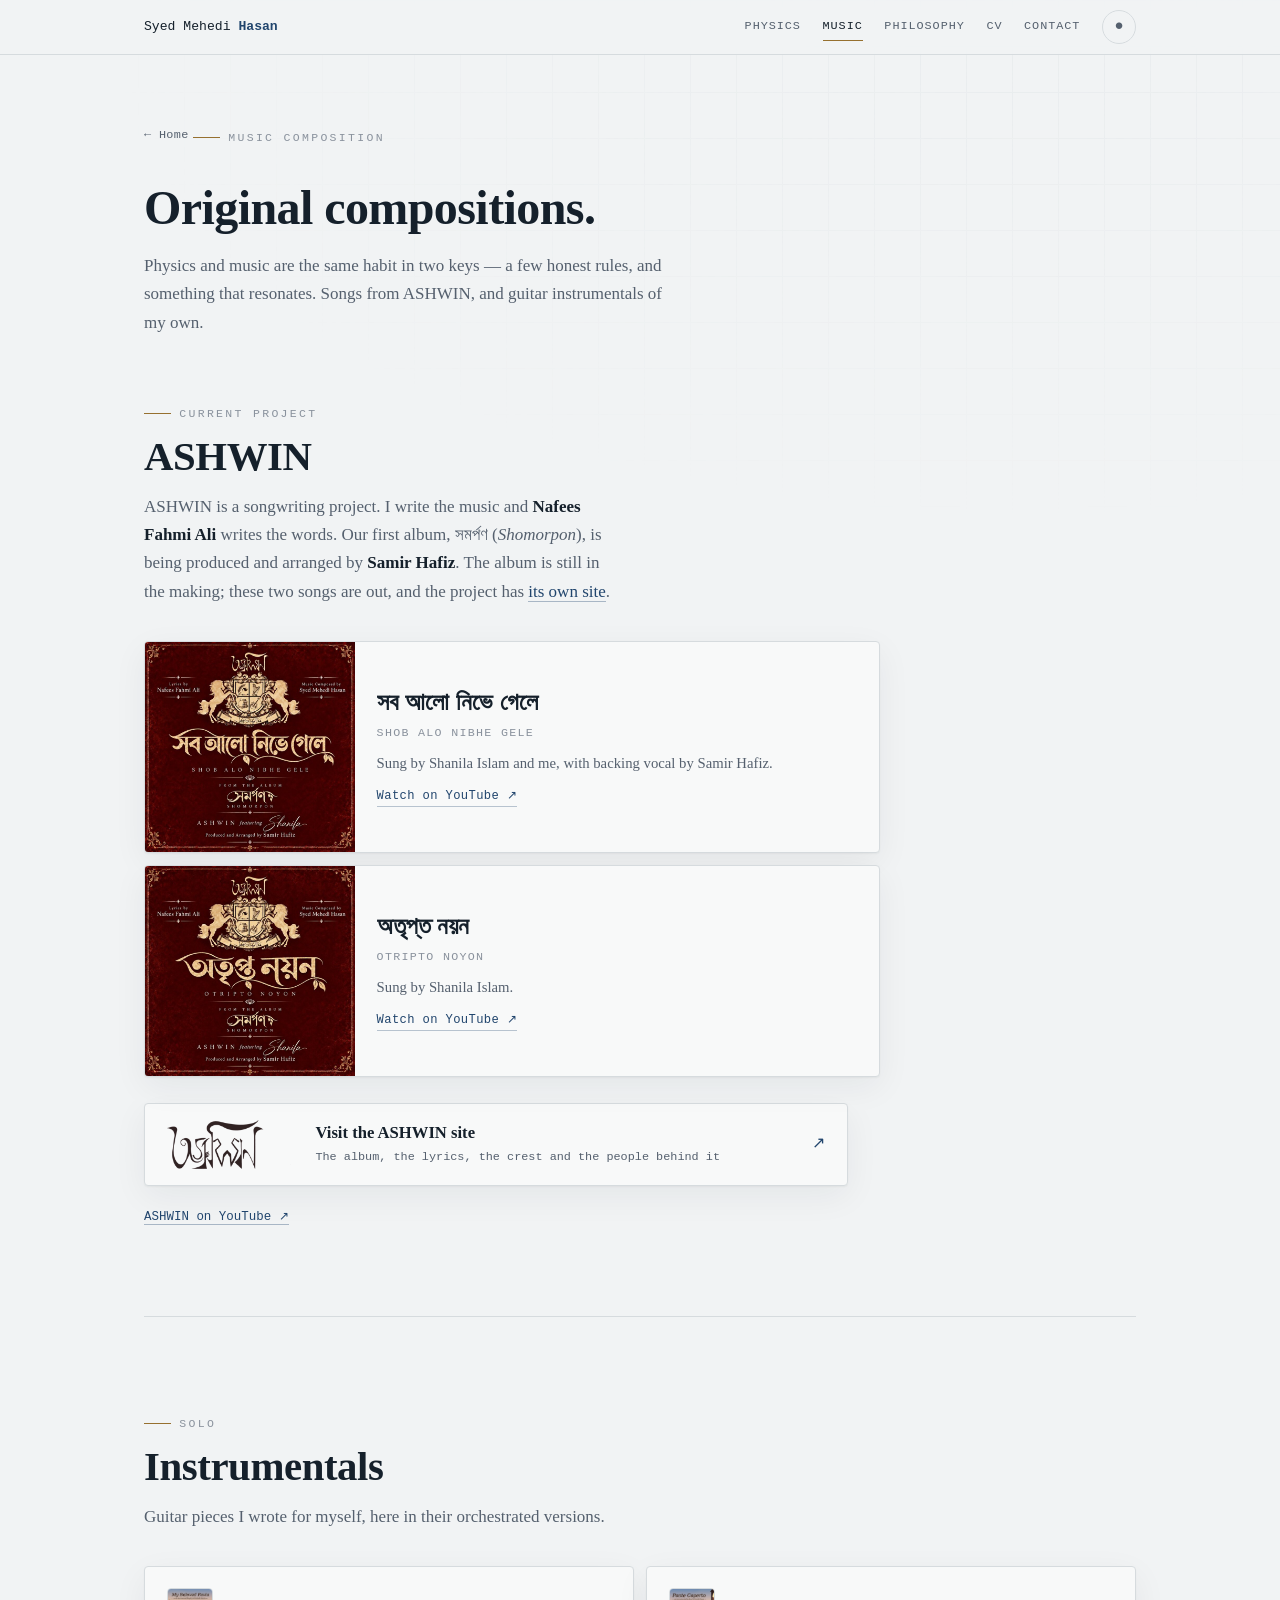
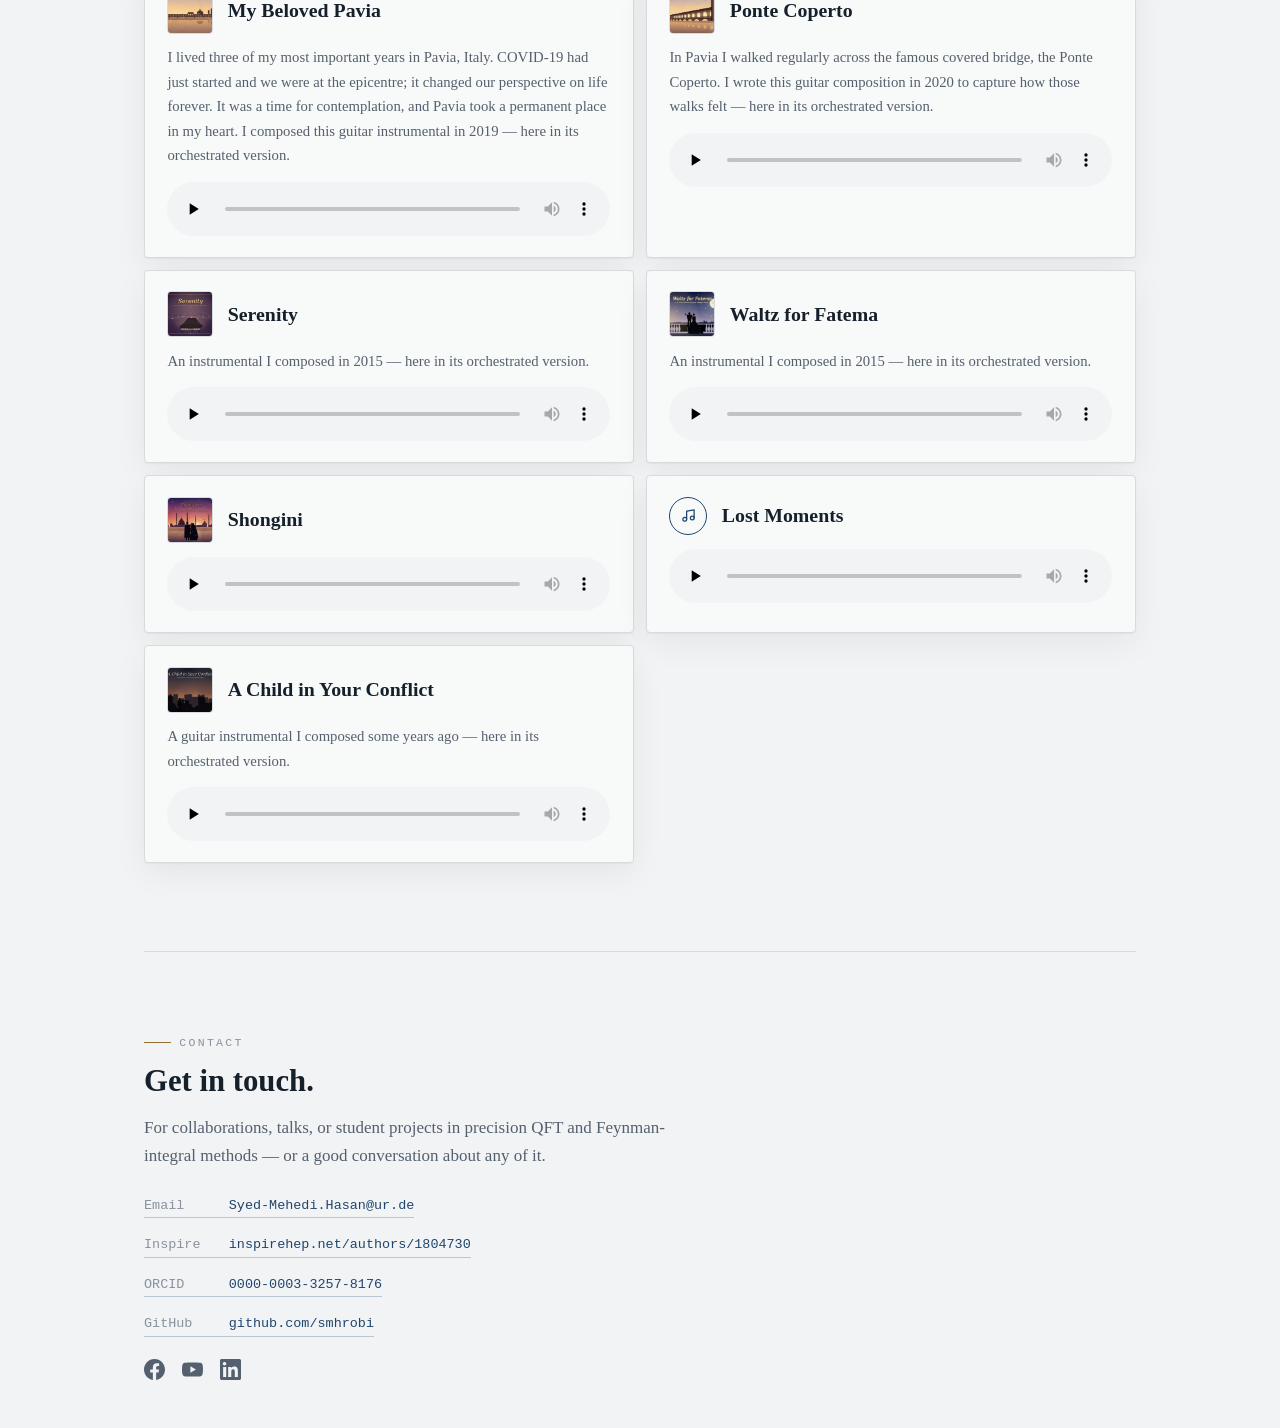
<file: music.html>
<!doctype html>
<html lang="en">
<head>
<meta charset="utf-8">
<meta name="viewport" content="width=device-width, initial-scale=1">
<meta name="description" content="Original music by Syed Mehedi Hasan: songs written for ASHWIN, with lyrics by Nafees Fahmi Ali, and guitar instrumentals in orchestrated arrangements.">
<link rel="icon" href="data:image/svg+xml,%3Csvg xmlns='http://www.w3.org/2000/svg' viewBox='0 0 32 32'%3E%3Cpath d='M15 5C11 13 11 19 15 27' fill='none' stroke='%232c5a8c' stroke-width='2.6'/%3E%3Ccircle cx='20.5' cy='16' r='2.4' fill='%23996f2f'/%3E%3C/svg%3E">
<title>Music — Syed Mehedi Hasan</title>
<link rel="stylesheet" href="assets/site.css">
</head>
<body>
<header class="topbar">
  <div class="wrap topbar__in">
    <a class="brandmark" href="index.html">Syed&nbsp;Mehedi&nbsp;<b>Hasan</b></a>
    <nav class="nav">
      <div class="nav nav-hide">
        <a href="index.html#physics">Physics</a>
        <a href="music.html" class="active">Music</a>
        <a href="philosophy.html">Philosophy</a>
        <a href="index.html#cv">CV</a>
        <a href="index.html#contact">Contact</a>
      </div>
      <button class="menubtn" id="menuBtn" type="button" aria-expanded="false"
              aria-controls="mnav" aria-label="Menu"><span class="menubtn__b" aria-hidden="true"></span></button>

      <button class="ttoggle" id="themeBtn" type="button" aria-label="Switch colour theme" title="Switch theme">◐</button>
    </nav>
  </div>
</header>

<nav class="mnav" id="mnav">
  <a href="index.html#physics">Physics</a>
  <a href="music.html" class="active">Music</a>
  <a href="philosophy.html">Philosophy</a>
  <a href="index.html#cv">CV</a>
  <a href="index.html#contact">Contact</a>
</nav>

<main id="top" class="wrap">
  <div class="pagehead">
    <a class="back" href="index.html">← Home</a>
    <span class="eyebrow">Music Composition</span>
    <h1>Original compositions.</h1>
    <p>Physics and music are the same habit in two keys — a few honest rules, and something that resonates. Songs from ASHWIN, and guitar instrumentals of my own.</p>
  </div>
  <section id="ashwin" style="border-top:0;padding-top:clamp(1.5rem,4vw,2.5rem)">
    <div class="sec-head">
      <span class="eyebrow">Current project</span>
      <h2>ASHWIN</h2>
      <p class="sub">ASHWIN is a songwriting project. I write the music and <b style="color:var(--ink);font-weight:600">Nafees Fahmi Ali</b> writes the words. Our first album, <span lang="bn">সমর্পণ</span> (<i>Shomorpon</i>), is being produced and arranged by <b style="color:var(--ink);font-weight:600">Samir Hafiz</b>. The album is still in the making; these two songs are out, and the project has <a class="lnk" href="https://smhrobi.github.io/ashwin/">its own site</a>.</p>
    </div>
    <div class="releases">
      <article class="rel">
        <a class="rel__art" href="https://www.youtube.com/watch?v=IfnR1uYRExA" aria-hidden="true" tabindex="-1">
          <img src="music/ashwin/shob_alo_nibhe_gele.jpg" alt="" loading="lazy" width="800" height="800">
          <span class="rel__play"><svg viewBox="0 0 24 24" aria-hidden="true"><path d="M8 5.5v13l11-6.5z"/></svg></span>
        </a>
        <div class="rel__body">
          <h3 lang="bn">সব আলো নিভে গেলে</h3>
          <div class="rel__rom">Shob Alo Nibhe Gele</div>
          <p>Sung by Shanila Islam and me, with backing vocal by Samir Hafiz.</p>
          <a class="rel__watch" href="https://www.youtube.com/watch?v=IfnR1uYRExA">Watch on YouTube &#8599;</a>
        </div>
      </article>
      <article class="rel">
        <a class="rel__art" href="https://www.youtube.com/watch?v=vW0OqAOk55g" aria-hidden="true" tabindex="-1">
          <img src="music/ashwin/otripto_noyon.jpg" alt="" loading="lazy" width="800" height="800">
          <span class="rel__play"><svg viewBox="0 0 24 24" aria-hidden="true"><path d="M8 5.5v13l11-6.5z"/></svg></span>
        </a>
        <div class="rel__body">
          <h3 lang="bn">অতৃপ্ত নয়ন</h3>
          <div class="rel__rom">Otripto Noyon</div>
          <p>Sung by Shanila Islam.</p>
          <a class="rel__watch" href="https://www.youtube.com/watch?v=vW0OqAOk55g">Watch on YouTube &#8599;</a>
        </div>
      </article>
    </div>
    <a class="ashwin-card" href="https://smhrobi.github.io/ashwin/">
      <img src="music/ashwin/wordmark-ink.png" alt="" width="420" height="168">
      <span class="t">
        <b>Visit the ASHWIN site</b>
        <span class="d">The album, the lyrics, the crest and the people behind it</span>
      </span>
      <span class="go" aria-hidden="true">&#8599;</span>
    </a>
    <p class="relfoot"><a class="lnk" href="https://www.youtube.com/@ashwinbangladesh660">ASHWIN on YouTube &#8599;</a></p>
  </section>
  <section id="instrumentals">
    <div class="sec-head">
      <span class="eyebrow">Solo</span>
      <h2>Instrumentals</h2>
      <p class="sub">Guitar pieces I wrote for myself, here in their orchestrated versions.</p>
    </div>
    <div class="tracks">
      <div class="track">
        <div class="top">
          <img class="cover" src="music/compositions/my_beloved_pavia/thumbnail.jpg" alt="">
          <h3>My Beloved Pavia</h3>
        </div>
        <p>I lived three of my most important years in Pavia, Italy. COVID-19 had just started and we were at the epicentre; it changed our perspective on life forever. It was a time for contemplation, and Pavia took a permanent place in my heart. I composed this guitar instrumental in 2019 — here in its orchestrated version.</p>
        <audio controls preload="none" src="music/compositions/my_beloved_pavia/audio.mp3"></audio>
      </div>
      <div class="track">
        <div class="top">
          <img class="cover" src="music/compositions/Ponte_Coperto/thumbnail.jpg" alt="">
          <h3>Ponte Coperto</h3>
        </div>
        <p>In Pavia I walked regularly across the famous covered bridge, the Ponte Coperto. I wrote this guitar composition in 2020 to capture how those walks felt — here in its orchestrated version.</p>
        <audio controls preload="none" src="music/compositions/Ponte_Coperto/audio.mp3"></audio>
      </div>
      <div class="track">
        <div class="top">
          <img class="cover" src="music/compositions/serenity/thumbnail.jpg" alt="">
          <h3>Serenity</h3>
        </div>
        <p>An instrumental I composed in 2015 — here in its orchestrated version.</p>
        <audio controls preload="none" src="music/compositions/serenity/audio.mp3"></audio>
      </div>
      <div class="track">
        <div class="top">
          <img class="cover" src="music/compositions/waltz_for_fatema/thumbnail.jpg" alt="">
          <h3>Waltz for Fatema</h3>
        </div>
        <p>An instrumental I composed in 2015 — here in its orchestrated version.</p>
        <audio controls preload="none" src="music/compositions/waltz_for_fatema/audio.mp3"></audio>
      </div>
      <div class="track">
        <div class="top">
          <img class="cover" src="music/compositions/shongini/thumbnail.jpg" alt="">
          <h3>Shongini</h3>
        </div>
        <audio controls preload="none" src="music/compositions/shongini/audio.mp3"></audio>
      </div>
      <div class="track">
        <div class="top">
          <span class="disc"><svg viewBox="0 0 24 24" fill="none" stroke="currentColor" stroke-width="2" stroke-linecap="round" stroke-linejoin="round"><path d="M9 18V5l12-2v13"/><circle cx="6" cy="18" r="3"/><circle cx="18" cy="16" r="3"/></svg></span>
          <h3>Lost Moments</h3>
        </div>
        <audio controls preload="none" src="music/compositions/Lost_Moments/audio.mp3"></audio>
      </div>
      <div class="track">
        <div class="top">
          <img class="cover" src="music/compositions/a_child_in_your_conflict/thumbnail.jpg" alt="">
          <h3>A Child in Your Conflict</h3>
        </div>
        <p>A guitar instrumental I composed some years ago — here in its orchestrated version.</p>
        <audio controls preload="none" src="music/compositions/a_child_in_your_conflict/audio.mp3"></audio>
      </div>
    </div>
  </section>
  <footer id="contact" class="foot">
    <div class="foot__grid">
      <div>
        <span class="eyebrow">Contact</span>
        <h2 style="margin-top:.7rem">Get in touch.</h2>
        <p class="prose" style="color:var(--ink-soft); margin-top:1rem">
          For collaborations, talks, or student projects in precision QFT and Feynman-integral
          methods — or a good conversation about any of it.
        </p>
        <ul class="links">
          <li><a href="mailto:Syed-Mehedi.Hasan@ur.de"><span class="lab">Email</span>Syed-Mehedi.Hasan@ur.de</a></li>
          <li><a href="https://inspirehep.net/authors/1804730"><span class="lab">Inspire</span>inspirehep.net/authors/1804730</a></li>
          <li><a href="https://orcid.org/0000-0003-3257-8176"><span class="lab">ORCID</span>0000-0003-3257-8176</a></li>
          <li><a href="https://github.com/smhrobi"><span class="lab">GitHub</span>github.com/smhrobi</a></li>
        </ul>
        <div class="social" style="margin-top:1.4rem">
          <a href="https://www.facebook.com/syedmehedi.hasan.14/" aria-label="Facebook" title="Facebook"><svg viewBox="0 0 24 24" fill="currentColor" aria-hidden="true"><path d="M24 12.07C24 5.4 18.63 0 12 0S0 5.4 0 12.07C0 18.1 4.39 23.1 10.13 24v-8.44H7.08v-3.49h3.05V9.41c0-3.02 1.79-4.69 4.53-4.69 1.31 0 2.68.24 2.68.24v2.97h-1.51c-1.49 0-1.96.93-1.96 1.89v2.25h3.33l-.53 3.49h-2.8V24C19.61 23.1 24 18.1 24 12.07z"/></svg></a>
          <a href="https://www.youtube.com/@syedmehedihasan2057" aria-label="YouTube" title="YouTube"><svg viewBox="0 0 24 24" fill="currentColor" aria-hidden="true"><path fill-rule="evenodd" clip-rule="evenodd" d="M23.5 6.5a3 3 0 0 0-2.1-2.1C19.5 3.9 12 3.9 12 3.9s-7.5 0-9.4.5A3 3 0 0 0 .5 6.5C0 8.4 0 12 0 12s0 3.6.5 5.5a3 3 0 0 0 2.1 2.1c1.9.5 9.4.5 9.4.5s7.5 0 9.4-.5a3 3 0 0 0 2.1-2.1c.5-1.9.5-5.5.5-5.5s0-3.6-.5-5.5zM9.6 15.6V8.4l6.3 3.6-6.3 3.6z"/></svg></a>
          <a href="https://www.linkedin.com/in/syed-mehedi-hasan-robi/" aria-label="LinkedIn" title="LinkedIn"><svg viewBox="0 0 24 24" fill="currentColor" aria-hidden="true"><path d="M20.45 20.45h-3.56v-5.57c0-1.33-.03-3.04-1.85-3.04-1.86 0-2.14 1.45-2.14 2.94v5.67H9.35V9h3.41v1.56h.05c.48-.9 1.64-1.85 3.37-1.85 3.6 0 4.27 2.37 4.27 5.46v6.28zM5.34 7.43a2.07 2.07 0 1 1 0-4.13 2.07 2.07 0 0 1 0 4.13zm1.78 13.02H3.56V9h3.56v11.45zM22.22 0H1.77C.8 0 0 .78 0 1.73v20.54C0 23.22.8 24 1.77 24h20.45c.98 0 1.78-.78 1.78-1.73V1.73C24 .78 23.2 0 22.22 0z"/></svg></a>
        </div>
      </div>
    </div>
  </footer>
</main>

<script src="assets/site.js"></script>
</body>
</html>
</file>
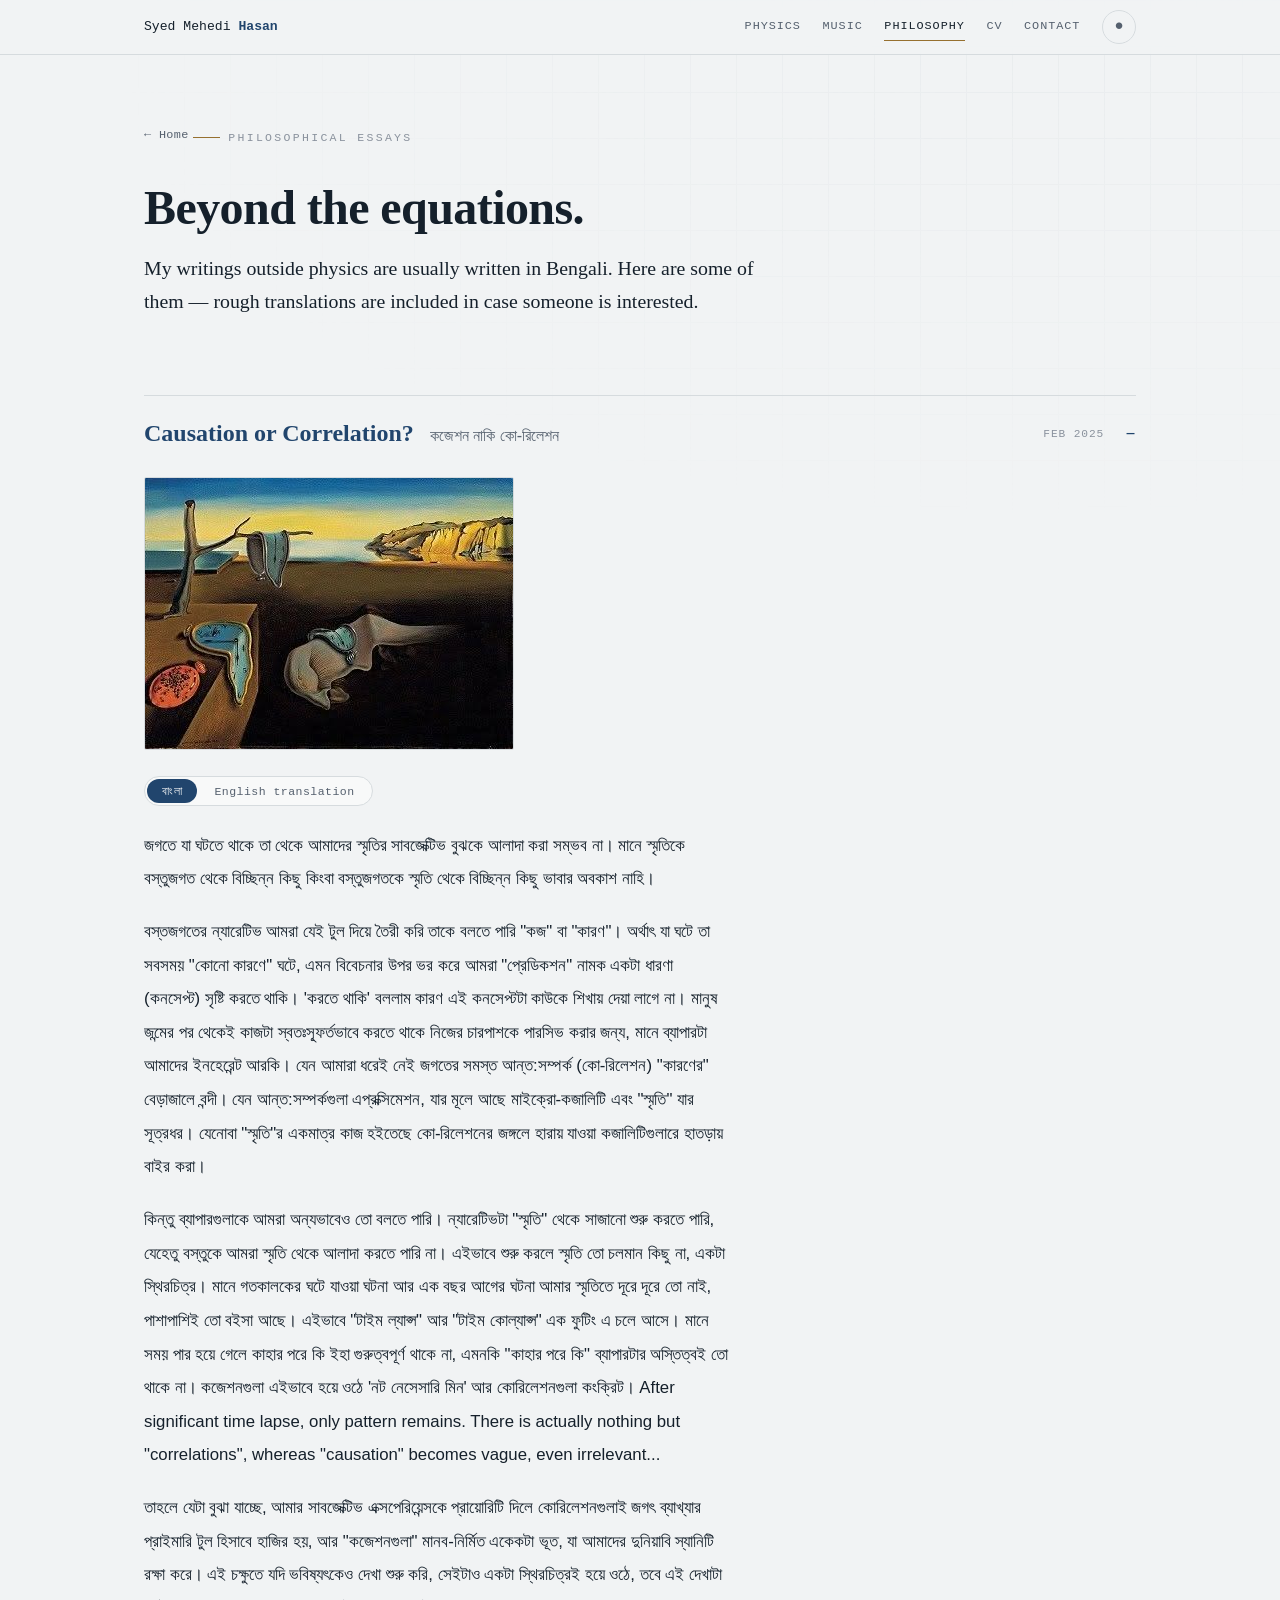
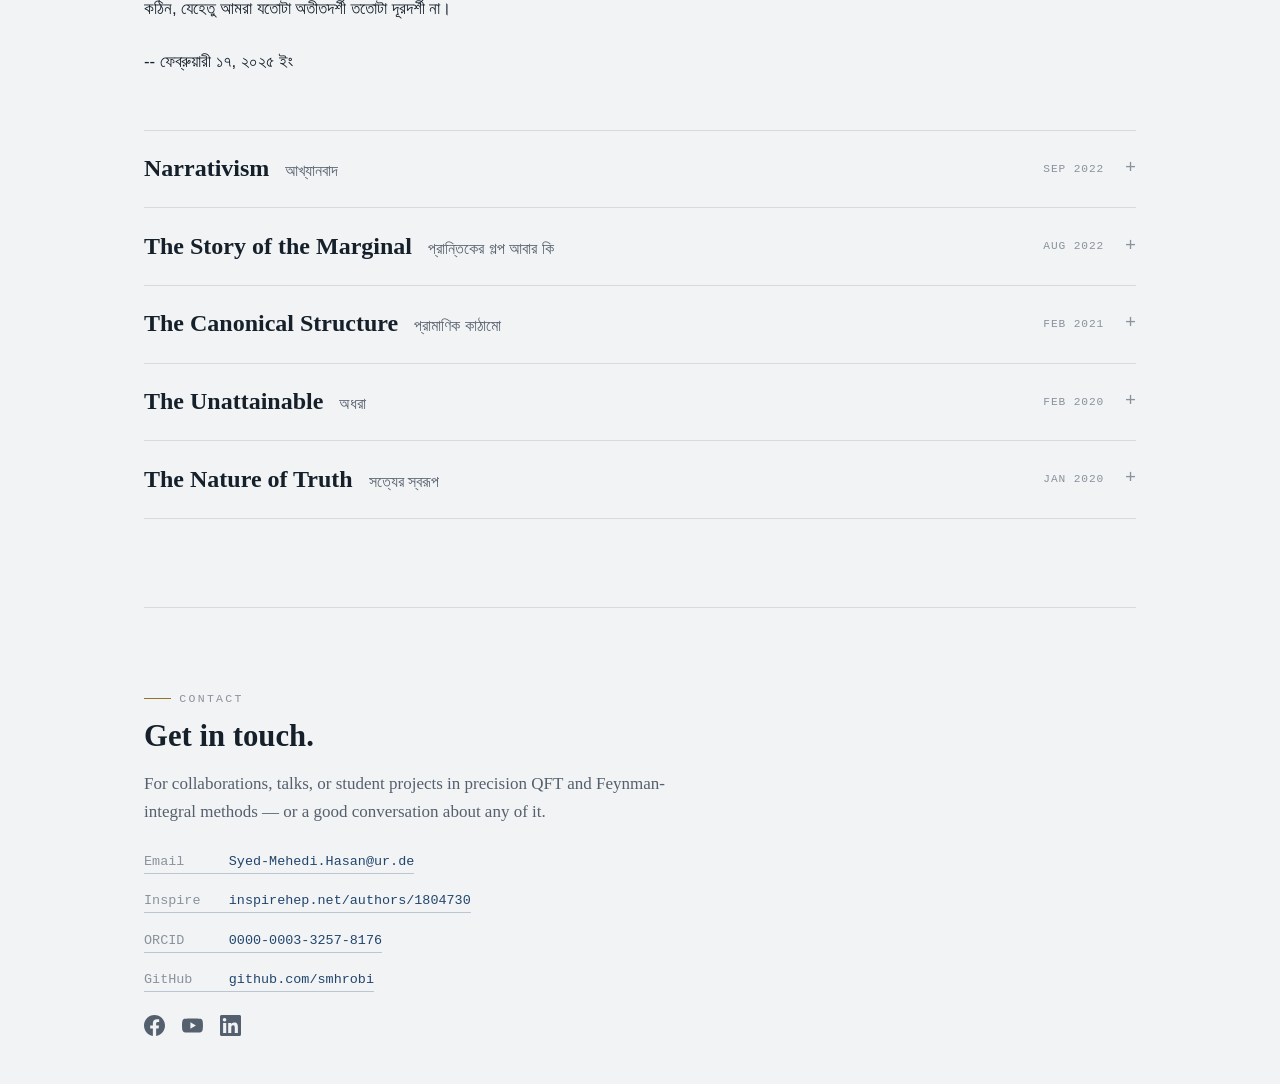
<file: philosophy.html>
<!doctype html>
<html lang="en">
<head>
<meta charset="utf-8">
<meta name="viewport" content="width=device-width, initial-scale=1">
<meta name="description" content="Philosophical essays by Syed Mehedi Hasan — written in Bengali with rough English translations.">
<link rel="icon" href="data:image/svg+xml,%3Csvg xmlns='http://www.w3.org/2000/svg' viewBox='0 0 32 32'%3E%3Cpath d='M15 5C11 13 11 19 15 27' fill='none' stroke='%232c5a8c' stroke-width='2.6'/%3E%3Ccircle cx='20.5' cy='16' r='2.4' fill='%23996f2f'/%3E%3C/svg%3E">
<title>Philosophical Essays — Syed Mehedi Hasan</title>
<link rel="stylesheet" href="assets/site.css">
</head>
<body>
<header class="topbar">
  <div class="wrap topbar__in">
    <a class="brandmark" href="index.html">Syed&nbsp;Mehedi&nbsp;<b>Hasan</b></a>
    <nav class="nav">
      <div class="nav nav-hide">
        <a href="index.html#physics">Physics</a>
        <a href="music.html">Music</a>
        <a href="philosophy.html" class="active">Philosophy</a>
        <a href="index.html#cv">CV</a>
        <a href="index.html#contact">Contact</a>
      </div>
      <button class="menubtn" id="menuBtn" type="button" aria-expanded="false"
              aria-controls="mnav" aria-label="Menu"><span class="menubtn__b" aria-hidden="true"></span></button>

      <button class="ttoggle" id="themeBtn" type="button" aria-label="Switch colour theme" title="Switch theme">◐</button>
    </nav>
  </div>
</header>

<nav class="mnav" id="mnav">
  <a href="index.html#physics">Physics</a>
  <a href="music.html">Music</a>
  <a href="philosophy.html" class="active">Philosophy</a>
  <a href="index.html#cv">CV</a>
  <a href="index.html#contact">Contact</a>
</nav>

<main id="top" class="wrap">
  <div class="pagehead">
    <a class="back" href="index.html">← Home</a>
    <span class="eyebrow">Philosophical Essays</span>
    <h1>Beyond the equations.</h1>
    <p class="pintro lead">My writings outside physics are usually written in Bengali. Here are some of them — rough translations are included in case someone is interested.</p>
  </div>
  <section style="border-top:0;padding-top:clamp(1rem,3vw,1.5rem)">
    <div class="writings">
    
    
    <details id="causation" class="wr" open>
      <summary><span class="s-en">Causation or Correlation?</span> <span class="s-bn" lang="bn">কজেশন নাকি কো-রিলেশন</span> <span class="s-date">Feb 2025</span></summary>
      <div class="ebody">
        <figure class="essay-fig"><img src="philosophy/writings/causation_naki_correlation/514746483_10033880769999712_3418717737374575665_n.jpg" alt="Illustration for “Causation or Correlation?”" loading="lazy"></figure>
        <div class="langbar"><button type="button" class="lang-btn is-on" data-l="bn">বাংলা</button><button type="button" class="lang-btn" data-l="en">English translation</button></div>
        <div class="pane pane-en" hidden>
        <p>We cannot separate the subjective understanding of our memory from what goes on in the world. That is, there is no room to think of memory as something cut off from the material world, or of the material world as something cut off from memory.</p>
        <p>The tool with which we build the narrative of the material world we may call "cause." On the assumption that whatever happens always happens "for some reason," we keep creating a concept called "prediction." I say "keep creating" because this concept need not be taught to anyone; from birth a human does it spontaneously, in order to perceive their surroundings — it is inherent in us. As if we simply assume that every interrelation (correlation) in the world is caught in the net of "cause." As if the interrelations were approximations whose root is micro-causality, with "memory" as the narrator — as if memory's only task were to grope out, from the jungle of correlations, the causalities that have gone missing.</p>
        <p>But we could put it another way. We could begin the narrative from "memory," since we cannot separate matter from memory. Begun this way, memory is not a flowing thing; it is a still image. Yesterday's event and an event a year ago do not sit far apart in my memory — they sit side by side. Thus "time lapse" and "time collapse" come to one footing. Once time has passed, "what came after what" is no longer important — in fact the very existence of "after" dissolves. Causations thus become "not necessarily meaningful," while correlations become concrete. After significant time lapse, only pattern remains. There is actually nothing but "correlations," whereas "causation" becomes vague, even irrelevant.</p>
        <p>So what emerges is this: if we give priority to my subjective experience, correlations appear as the primary tool for explaining the world, and "causations" become man-made ghosts that guard our worldly sanity. If we begin to see the future too with this eye, it also becomes a still image — though this seeing is difficult, since we are not as far-sighted as we are hind-sighted.</p>
        <p>— February 17, 2025</p>
        </div>
        <div class="pane pane-bn" lang="bn">
        <p>জগতে যা ঘটতে থাকে তা থেকে আমাদের স্মৃতির সাবজেক্টিভ বুঝকে আলাদা করা সম্ভব না। মানে স্মৃতিকে বস্তুজগত থেকে বিচ্ছিন্ন কিছু কিংবা বস্তুজগতকে স্মৃতি থেকে বিচ্ছিন্ন কিছু ভাবার অবকাশ নাহি।</p>
        <p>বস্তজগতের ন্যারেটিভ আমরা যেই টুল দিয়ে তৈরী করি তাকে বলতে পারি "কজ" বা "কারণ"। অর্থাৎ যা ঘটে তা সবসময় "কোনো কারণে" ঘটে, এমন বিবেচনার উপর ভর করে আমরা "প্রেডিকশন" নামক একটা ধারণা (কনসেপ্ট) সৃষ্টি করতে থাকি। 'করতে থাকি' বললাম কারণ এই কনসেপ্টটা কাউকে শিখায় দেয়া লাগে না। মানুষ জন্মের পর থেকেই কাজটা স্বতঃস্ফূর্তভাবে করতে থাকে নিজের চারপাশকে পারসিভ করার জন্য, মানে ব্যাপারটা আমাদের ইনহেরেন্ট আরকি। যেন আমারা ধরেই নেই জগতের সমস্ত আন্ত:সম্পর্ক (কো-রিলেশন) "কারণের" বেড়াজালে বন্দী। যেন আন্ত:সম্পর্কগুলা এপ্রক্সিমেশন, যার মূলে আছে মাইক্রো-কজালিটি এবং "স্মৃতি" যার সূত্রধর। যেনোবা "স্মৃতি"র একমাত্র কাজ হইতেছে কো-রিলেশনের জঙ্গলে হারায় যাওয়া কজালিটিগুলারে হাতড়ায় বাইর করা।</p>
        <p>কিন্তু ব্যাপারগুলাকে আমরা অন্যভাবেও তো বলতে পারি। ন্যারেটিভটা "স্মৃতি" থেকে সাজানো শুরু করতে পারি, যেহেতু বস্তুকে আমরা স্মৃতি থেকে আলাদা করতে পারি না। এইভাবে শুরু করলে স্মৃতি তো চলমান কিছু না, একটা স্থিরচিত্র। মানে গতকালকের ঘটে যাওয়া ঘটনা আর এক বছর আগের ঘটনা আমার স্মৃতিতে দূরে দূরে তো নাই, পাশাপাশিই তো বইসা আছে। এইভাবে "টাইম ল্যাপ্স" আর "টাইম কোল্যাপ্স" এক ফুটিং এ চলে আসে। মানে সময় পার হয়ে গেলে কাহার পরে কি ইহা গুরুত্বপূর্ণ থাকে না, এমনকি "কাহার পরে কি" ব্যাপারটার অস্তিত্বই তো থাকে না। কজেশনগুলা এইভাবে হয়ে ওঠে 'নট নেসেসারি মিন' আর কোরিলেশনগুলা কংক্রিট। After significant time lapse, only pattern remains. There is actually nothing but "correlations", whereas "causation" becomes vague, even irrelevant...</p>
        <p>তাহলে যেটা বুঝা যাচ্ছে, আমার সাবজেক্টিভ এক্সপেরিয়েন্সকে প্রায়োরিটি দিলে কোরিলেশনগুলাই জগৎ ব্যাখ্যার প্রাইমারি টুল হিসাবে হাজির হয়, আর "কজেশনগুলা" মানব-নির্মিত একেকটা ভূত, যা আমাদের দুনিয়াবি স্যানিটি রক্ষা করে। এই চক্ষুতে যদি ভবিষ্যৎকেও দেখা শুরু করি, সেইটাও একটা স্থিরচিত্রই হয়ে ওঠে, তবে এই দেখাটা কঠিন, যেহেতু আমরা যতোটা অতীতদর্শী ততোটা দূরদর্শী না।</p>
        <p>-- ফেব্রুয়ারী ১৭, ২০২৫ ইং</p>
        </div>
      </div>
    </details>
    <details id="narrativism" class="wr">
      <summary><span class="s-en">Narrativism</span> <span class="s-bn" lang="bn">আখ্যানবাদ</span> <span class="s-date">Sep 2022</span></summary>
      <div class="ebody">
        <figure class="essay-fig"><img src="philosophy/writings/akhyanbad/486555193_9324728257581637_4691702604506975885_n.jpg" alt="Illustration for “Narrativism”" loading="lazy"></figure>
        <div class="langbar"><button type="button" class="lang-btn is-on" data-l="bn">বাংলা</button><button type="button" class="lang-btn" data-l="en">English translation</button></div>
        <div class="pane pane-en" hidden>
        <p>Narrativism — or "explanationism"; in English one might say "narrativism." I place before you an idea that I think is important to grasp in our times.</p>
        <p>To me, narrativism is placing boundless faith in a narrative. What do I mean? Take Yuval Noah Harari's <em>Sapiens</em> as an example. On the surface <em>Sapiens</em> seems very convincing, but think a little and you see that its narrative is built by picking and choosing from countless possible scenarios — presented as though this were the only explanation.</p>
        <p>Let me describe the method. Suppose event "A" happened, and then event "Z" happened. To connect A and Z, if one shows A→B→C→…→Z — that is, tells the story of reaching Z through several intermediate steps — many people will accept it without much thought. That each of these steps is cherry-picked is something people rarely consider. They assume the author has brought us all the way to Z as an inevitable consequence. The effect is that B, C, D and the rest are taken as given too. This is the problem with narrativism.</p>
        <p>Not every narrativist intellectual is a fraud. Often one develops such faith in one's own grand narrative that one can no longer see its problem. Take Salimullah Khan, one of present-day Bangladesh's most erudite scholars. In cultivating a critical posture in a new generation, in introducing thinkers from home and abroad, he is superb. After much reading he has built a grand narrative of subcontinental history, which he uses as spectacles to diagnose various social issues. Some call him a "footnote intellectual" for his heavy referencing; I object. He does cite heavily, but he has his own narrative. Another charge is that he begins every explanation from something hundreds or thousands of years old. I think he <em>has</em> to, in order to foreground the grand narrative whose lens he will use. This is not uncommon — almost all Indian intellectuals, in particular, are afflicted by narrativism.</p>
        <p>The problem is that a narrative is inherently one-dimensional; its world is linear. Not necessarily a straight line — it can be complex — but linear. History, however, is not linear; it is like a network, with one or many causes and non-causes interwoven. The world on which the web of human history is stretched is not one-dimensional. If we imagine the finitude of world and life as a metaphorical sphere, then the web of human history covers this sphere. History does not travel along a single latitude. Even when it circles back to a point, its onward path need not be as before. But "narrative," being one-dimensional and linear, traces a circular, cyclic path over the sphere — it keeps spinning within one narrative. History has no such inertia.</p>
        <p>Beyond the writing of history, "narrative" can be extended to the context of life or society. If we try to bind the reality of life or society into the frame of a story, we may call that story a narrative. A story's feature is that it has some well-defined characters. Even without stating values explicitly, the story's movement tells us what is good and what is bad — a moral code is ingrained in it. But there is no reason reality should carry these limitations.</p>
        <p>Yet without narrative our brain cannot process reality. So narrative matters, for bringing reality into a tolerable form. But we must remember that the narrative itself is not <em>haqiqat</em> (truth). "Narrative" tells us a toy reality projected through history and tradition. So it is also our duty to free ourselves from narrative as far as possible. This is far harder to do than to say. We spend our daily lives inside social narratives. Our honour, our envy, our pride — all are formed on our relative position within society's narrative.</p>
        <p>For example, suppose someone won the Nobel Prize three times. In their social narrative this is a huge event. But in the social narrative of an inhabitant of the Amazon rainforest, this prize is meaningless. So there is no meaning in pride outside the narrative. Dignity, too, is narrative-dependent.</p>
        <p>Social narrative also dictates our sense of right and wrong. Consider the objection people raise to Humayun Ahmed marrying a much younger woman: it comes from the social narrative, and has no religious or legal basis. Or: the middle class feels awkward eating at the same table as their household help, yet feels no awkwardness eating together while seated on the floor — behaviour with no religious or cultural basis. The social narrative gives shape to even our spontaneity.</p>
        <p>People want to live inside a narrative. In the narrative they find a normalcy that gives them psychological security. Culture and narrative are not the same thing. Narrative is a moving thing, a current people want to join, like a flock of ducks. Culture, on the other hand, is a still image, looking at which one finds one's home. Floating in this river beside the house, one's life passes. One does not enter the house — one wanders outside a little and returns to the river. Such is the relation of culture and narrative.</p>
        <p>I called narrativism "explanationism." The reason: whenever we question or explain, there is always a pretext; some things are assumed. The more the questioning or explaining, the wider the pretext. And a pretext is a narrative. So explanation is always narrative-dependent. This is why one cannot find <em>haqiqat</em> within explanation.</p>
        <p>The law claims that it wants to establish justice in society on the basis of <em>haqiqat</em>. But it stands on questioning and explanation. "Law is a false hope to cleanse the narrative to reflect the truth (huqq)." So placing faith in the law is also narrativism. Obeying the law for the sake of a social contract is fine, but the law can by no means establish universal <em>huqq</em>. Therefore it is a mistaken thought that the servants of the law (police and army, judges and barristers) or the servants of explanation (academic teachers, intellectuals) are doing something nobler than others.</p>
        <p>Complete liberation from narrative may be impossible, but it is vital to keep watch on how narrative operates in human society. This will lessen, a little, the inertia imposed upon <em>huqq</em> and <em>haqiqat</em>.</p>
        <p>— September 9, 2022</p>
        </div>
        <div class="pane pane-bn" lang="bn">
        <p>১))</p>
        <p>আখ্যানবাদ, কিংবা ব্যাখ্যাবাদ, ইংরেজিতে বলা যেতে পারে "narrativism"। এমন একটা ধারণা আপনাদের সামনে পেশ করলাম যা এখনকার জামানায় বুঝতে পারাটা জরুরি বলে আমি মনে করি।</p>
        <p>আমার কাছে আখ্যানবাদ হচ্ছে আখ্যানের উপর অগাধ বিশ্বাস স্থাপন করা। সেটা কেমন? উদাহরণ হিসাবে দেয়া যেতে পারে নোয়া হারারির 'সেপিয়েন্স'। আপাতদৃষ্টিতে সেপিয়েন্সকে খুব কনভিন্সিং মনে হবে, কিন্তু একটু চিন্তা করলেই বোঝা যাবে অসংখ্য সম্ভাব্য সিনারিও থেকে pick and choose করার ভেতর দিয়ে সেপিয়েন্সের ন্যারেটিভ সাজানো। এমনভাবে দেখানো হচ্ছে যেনো এটাই একমাত্র ব্যাখ্যা।</p>
        <p>লেখার উপায়টা একটু বলি। মনে করা যাক ঘটনা "A" হয়েছে। এরপর ঘটলো ঘটনা "Z"।  A এবং Z এর মধ্যে সম্পর্ক স্থাপনের জন্য যদি দেখানো হয় A-&gt;B-&gt;C-&gt;... -&gt;Z, অর্থাৎ কয়েক ধাপের একটা ঘটনাপ্রবাহের ভিতর দিয়ে Z এ পৌছানোর গল্প বলা যায়, তা অনেকেই খুব একটা চিন্তা না করে মেনে নিবেন। এই অনেকগুলি ধাপের ভেতরে প্রতিটা যে cherry picked করা, এটা নিয়ে মানুষ খুব একটা ভাবে না। মানুষ মনে করে এতোগুলো ধাপ পেরিয়ে Z পর্যন্ত লেখক এনেছে অবশ্যম্ভাবী conequence হিসাবে। এতে যা ঘটে তা হলো B,C,D,... ইত্যাদিকেও মানুষ ঠিক ধরে নেয়। এটাই আখ্যানবাদের সমস্যা।</p>
        <p>২))</p>
        <p>আখ্যানবাদী বুদ্ধিজীবী মাত্রই দুই নম্বর এমন কিন্তু না। অনেকসময় নিজের সাজানো গ্র‍্যান্ড ন্যারেটিভের উপর নিজেরি অগাধ আস্থা তৈরী হয়, তাই এর সমস্যাটা তারা আর চিহ্নিত করতে পারেন না।</p>
        <p>এসময়ের বাংলাদেশের অন্যতম বিদগ্ধ পন্ডিত, বুদ্ধিজীবী ও শিক্ষাবিদ সলিমুল্লাহ খান। নতুন প্রজন্মের অনেকের মাঝে ক্রিটিকাল ভঙ্গি তৈরী করা, দেশ বিদেশের দার্শনিকদের পরিচিত করানো ইত্যাদি ব্যাপারে সলিমুল্লাহ অনবদ্য। অনেক পঠন পাঠনের পর তিনি উপমহাদেশীয় ইতিহাসের একটা গ্র‍্যান্ড ন্যারেটিভ দাড়া করিয়েছেন, যাকে তিনি চশমা হিসাবে ব্যবহার করেন বিবিধ সামাজিক ইস্যু চিহ্নিত করতে। অনেকে সলিমুল্লাহকে 'টীকা বুদ্ধিজীবী' বলেন, খুব রেফারেন্স ব্যবহার করেন বলে। এমন কথাতে আমার আপত্তি আছে। সলিমুল্লাহ অনেক রেফারেন্স দেন ঠিকি, কিন্তু তার নিজস্ব ন্যারেটিভ আছে। তার বিরুদ্ধে আরেক অভিযোগ শোনা যায় যে তিনি শত-হাজার বছরের পুরানো কথা দিয়ে যেকোনো ব্যাখ্যা শুরু করেন। আমি মনে করি এটা তাকে নেসেসারিলি করতে হয় গ্র‍্যান্ড ন্যারেটিভটাকে সামনে আনার জন্যই, যার লেন্স দিয়ে তিনি ইস্যুকে দেখবেন। এটা আনকমন না। বিশেষ করে ভারতের প্রায় সব বুদ্ধিজীবীই আখ্যানবাদে আক্রান্ত।</p>
        <p>সমস্যাটা হচ্ছে আখ্যান মাত্রই একমাত্রিক। মানে আখ্যানের জগৎ রৈখিক। সরলরৈখিক বলছি না, জটিলও হতে পারে, তবে রৈখিক। কিন্তু ইতিহাস রৈখিক না, নেটওয়ার্কের মতো, এক বা একাধিক কারণ আর না-কারণের সমন্বয় থাকে এতে। যে জগৎ-সংসারের উপর মানব-ইতিহাসের জাল বিস্তৃত হয়, তা একমাত্রিক না। জগৎ ও জীবনের সসীমতাকে যদি একটা রূপক গোলক হিসাবে কল্পনা করি, তাহলে এই গোলককে মানব ইতিহাসের জাল আচ্ছাদন করে রেখেছে। ইতিহাস কেবল একটা অক্ষাংশে বিচরণ করে না। ঘুরেফিরে সে এক বিন্দুতে আবার ফিরে এলেও তার পরবর্তী চলার পথ আগের মতো নাও থাকতে পারে। কিন্তু 'আখ্যান' একমাত্রিক আর রৈখিক বলে গোলকের উপর তার পথ হয় বৃত্তাকার, সাইক্লিক। এক ন্যারেটিভেই সে ঘুরপাক খেতে থাকে। ইতিহাস এমন জাড্য না।</p>
        <p>৩))</p>
        <p>ইতিহাস রচনার context ছাড়াও জীবন বা সমাজের context এ 'আখ্যান' শব্দটাকে বিস্তারিত করা যায়। জীবন/সমাজের বাস্তবতাকে একটা গল্পের ছকে বাধতে চাইলে সেই গল্পটাকে আমরা আখ্যান বা ন্যারেটিভ বলতে পারি। গল্পের বৈশিষ্ট্য হচ্ছে তার কিছু সুসংজ্ঞায়িত চরিত্র থাকবে। আলাদাভাবে মূল্যবোধ উল্লেখ না করলেও গল্পের চলন বলে দেয় কি ভালো, কি খারাপ। অর্থাৎ গল্পে একটা মোরাল কোড ইনগ্রেইন্ড থাকে। কিন্তু বাস্তবতাকে এসব সীমাবদ্ধতা বহন করতে হবে এমন মনে করার কোনো কারণ নাই।</p>
        <p>তবে ন্যারেটিভ ছাড়া আমাদের মস্তিষ্ক বাস্তবতাকে প্রোসেস করতে পারে না। তাই বাস্তবতাকে টলারেবল আকারে সামনে আনার জন্য ন্যারেটিভ গুরুত্বপূর্ণ। কিন্তু মনে রাখতে হবে ন্যারেটিভ নিজে 'হাকিকাত' না। "Narrative" tells us a toy reality projected through history and tradition. তাই ন্যারেটিভ থেকে যথাসম্ভব নিজেকে মুক্ত করাটাও আমাদের দায়িত্ব। এই কাজটা মুখে বলা যতোটা সহজ, করা ততোটাই কঠিন। আমরা আমাদের দৈনন্দিন জীবন সামাজিক ন্যারেটিভের ভেতরে কাটাই। আমাদের মান-সম্মান, হিংসা-অহংকার এ সবই সমাজের ন্যারেটিভে নিজেদের আপেক্ষিক অবস্থানের উপর ভিত্তি করে তৈরী হয়।</p>
        <p>যেমন মনে করা যাক কেউ তিনবার নোবেল পুরস্কার পেলো। তার সামাজিক আখ্যানে এটা বিশাল ঘটনা। কিন্তু আমাজনের রেইনফরেস্টের অধিবাসীর সামাজিক আখ্যানে এই পুরস্কার গুরুত্বহীন। তাই ন্যারেটিভের বাইরে গর্ব করার কোনো অর্থ থাকে না। মর্যাদাও তাই, আখ্যাননির্ভর।</p>
        <p>সামাজিক ন্যারেটিভ মানুষের উচিত-অনুচিতকেও ডিকটেট করে৷ যেমন হুমায়ূন আহমেদ যে একজন কমবয়সী মেয়েকে বিয়ে করেছিলেন, এতে মানুষের যে আপত্তি, তা সামাজিক ন্যারেটিভের কারণে। এই আপত্তির কিন্তু কোনো ধর্মীয় বা আইনগত ভিত্তি নাই।  আবার যেমন বাড়িতে কাজের মানুষের সাথে এক টেবিলে খেতে মধ্যবিত্ত সমাজ অস্বস্তি বোধ করে। তারা কিন্তু মাটিতে বসে আবার একসাথে খেতে অস্বস্তি বোধ করেনা। এমন আচরণের কোনো ধর্মীয় বা সাংস্কৃতিক ভিত্তি নাই। সামাজিক ন্যারেটিভ আমাদের স্বতঃস্ফূর্ততাকে আকার প্রদান করে।</p>
        <p>৪))</p>
        <p>মানুষ একটা আখ্যানে থাকতে চায়। সে ন্যারেটিভে স্বাভাবিকতা খুঁজে পায়, যা তাকে একটা মানসিক নিরাপত্তা দেয়। সংস্কৃতি আর ন্যারেটিভ কিন্তু এক জিনিস না। ন্যারেটিভ একটা চলমান ব্যাপার, একটা স্রোত, যাতে মানুষ সামিল হতে চায় হাঁসের পালের মতো। অন্যদিকে 'সংস্কৃতি' একটা স্থিরচিত্র, যার দিকে তাকিয়ে সে তার বাড়ি খুঁজে পায়। বাড়ির পাশের এই নদীতে ভাসতে ভাসতে তার জীবন কেটে যায়। বাড়িতে সে ঢোকে না, বাইরে থেকে একটু ঘুরাঘুরি করে আবার নদীতেই ফেরত আসে। সংস্কৃতি আর ন্যারেটিভের সম্পর্ক এমনই।</p>
        <p>৫))</p>
        <p>আখ্যানবাদের আরেক নাম বলেছিলাম 'ব্যাখ্যাবাদ'। এর কারণ আমরা যখন প্রশ্ন করি বা ব্যাখ্যা করি তার সবসময় একটা pretext থাকে। কিছু জিনিস ধরে নেয়া হয়। যতো বেশি প্রশ্ন বা যতো বেশি ব্যাখ্যা, pretext এর পরিধি ততোই বড়ো হয়। আর প্রিটেক্সট একটা ন্যারেটিভ। তাই ব্যাখ্যা সবসময়ই আখ্যান নির্ভর। এই কারণে ব্যাখ্যার মধ্যে 'হাকিকাত' খুঁজে পাওয়া সম্ভব না।</p>
        <p>আইনের দাবি সে সমাজে হাকিকাতের উপর ভিত্তি করে ন্যায়বিচার প্রতিষ্ঠা করতে চায়। কিন্তু সে দাঁড়িয়েই আছে প্রশ্ন আর ব্যাখ্যার উপর। "Law" is a false hope to cleanse the narrative to reflect the "truth (huqq)". তাই আইনের উপর আস্থা রাখাটাও আখ্যানবাদিতা। আইন মেনে চলতে হয় একটা সোশাল কন্ট্রাক্টের জন্য ঠিক আছে, কিন্তু আইন মোটেও সার্বজনীন হক প্রতিষ্ঠা করতে পারে না। তাই আইনের সেবাদাসী (পুলিশ-আর্মি, জজ-ব্যারিস্টার) কিংবা ব্যাখ্যার সেবাদাসীরা (একাডেমিক শিক্ষক, বুদ্ধিজীবী) অন্যদের থেকে মহৎ কিছু করছে মনে করাটা ভুল চিন্তা।</p>
        <p>আখ্যান থেকে সম্পূর্ণ মুক্তিলাভ সম্ভব না হলেও আখ্যান কিভাবে মানবসমাজে অপারেট করে তার প্রতি নজর রাখা জরুরি। এতে 'হক' আর 'হাকিকাত' এর উপর আরোপিত জাড্যতা কিছুটা কমবে।</p>
        <p>-- সেপ্টেম্বর ৯, ২০২২ ইং</p>
        </div>
      </div>
    </details>
    <details id="marginal" class="wr">
      <summary><span class="s-en">The Story of the Marginal</span> <span class="s-bn" lang="bn">প্রান্তিকের গল্প আবার কি</span> <span class="s-date">Aug 2022</span></summary>
      <div class="ebody">
        <figure class="essay-fig"><img src="philosophy/writings/prantiker_golpo_abar_ki/486576461_9324728637581599_7326826636515221571_n.jpg" alt="Illustration for “The Story of the Marginal”" loading="lazy"></figure>
        <div class="langbar"><button type="button" class="lang-btn is-on" data-l="bn">বাংলা</button><button type="button" class="lang-btn" data-l="en">English translation</button></div>
        <div class="pane pane-en" hidden>
        <p>The institutions of society are held by whoever is privileged in the state order — in plain words, they sit at the summit of power. They decide our right and wrong, our fashion, culture, art, values. It is not that they are something other than us; they are us. The schools and colleges we attend, the debates we hold, the poetry and prose we make — these give us the ticket to enter this power-structure, so that we always serve it, whether for it or against it. Even to go against it, one must know organically what is for it. This knowing is recognition, and recognition keeps the structure running.</p>
        <p>Beyond this power-structure, other social orders can exist, with their own dynamics of power, their own values, politics, literature. There the exercise of state power is nominal, so its importance too is nominal. The inhabitants of such a society are called "sub-altern." Examples might be the hill indigenous peoples of Bangladesh, the inhabitants of the Amazon rainforest, the people of Ladakh. Even the villages in Zahir Raihan's novel <em>Hajar Bochor Dhore</em> might fall in this category. Sub-altern does not necessarily mean a people exploited by the state power-structure. The hand of state power, or of the law, often does not reach the sub-altern; the norms of their society run in their own fashion. There is exploitation and injustice there too, since it is also a structure — but a local one. There has to be an unwritten understanding between the state and the sub-altern. They take from the state only as much as will not make it press down on them. This balance is very important. Some is taken for the sake of recognition, and security is another reason. The trouble arises when this balance breaks — and mostly it does break.</p>
        <p>The Bengali translation of sub-altern is <em>nimnoborgo</em> (lower order). Though literally correct, I think this rendering is wrong. The reason is precisely a European mentality — they too think of the sub-altern as a lower order. Through this way of thinking the state gradually begins to grow dystopically homogeneous. For instance, Italy, though so large a country, speaks one language everywhere; cross the state border and it is another language. Such an intense, artificial division can happen only when a nation is made to pass through extreme cultural exploitation. In Italy there are differences of accent by region, but the language is the same everywhere, and the cultural differences are not stark. What linguistic differences there were, they tried to keep alive within their own families; but since there is no literary practice carrying those differences, in time even that little difference is nearly extinct. The state imposes language, culture, food habits. Look at America, and we see McDonald's everywhere, everyone spinning within the binary of the Democrat and Republican mindset. America's indigenous population, who could truly have been sub-altern, have to remain instead an oppressed minority. In any case, I want to say that the relationship between the state apparatus and the sub-altern is delicate; to keep it alive, a parallel outlook and a minimum of intervention are essential.</p>
        <p>To catch where the confusion arises, it is important to speak of another class. This class is called the marginal. The marginal are essentially an exploited people, whose life-security stands at the lowest level of society. Examples might be the poor minority communities of Bangladesh, the children of orphanages, landless farmers. Note that the sub-altern becomes marginal before it is wiped out. Literary intellectuals want to show this marginal sub-altern as the traditional sub-altern. This wish is romantic, but mistaken. When they speak of reconstructing history in the sub-altern's narrative, what they really want to hear is the marginal's story told in the culturalist intellectual's telling. Take, as an example, Manik Bandyopadhyay's <em>Padma Nadir Majhi</em>. The telling has two faults.</p>
        <p>The first fault — conflating the sub-altern and the marginal. This belittles the sub-altern. We see, for this reason, that Advaita Malla Barman, who himself came from that sub-altern upbringing, is irritated on reading <em>Padma Nadir Majhi</em>. He then goes on to write a novel of his own, <em>Titas Ekti Nadir Naam</em>. In it we find the narrative of the Malos who live by the banks of the Titas — a sub-altern people who, toward the end of the novel, turn marginal. What is worth noticing is that this novel does not show the sub-altern as marginal; rather it shows the marginal as the outcome of the sub-altern's extinction.</p>
        <p>The second fault — trying to tell the marginal's story. This is dehumanification. We cannot write from a marginal's point of view, because we do not know where one marginal differs from another, where the individualism lies. They would be given to us as individuals if their characters were like the characters of a story — that is, if they obeyed the dead grammar of story. What is the dead grammar of story? It is a frame in which there will be certain kinds of characters — the comic, the tragic, the stubborn, the hero, the villain. The marginal does not obey this dead grammar. He is kind in one body, and in that same body cruel. He holds everyone, and holds no one. He must struggle anew each day. What he will eat tomorrow, and where, may not be settled. So he must have a power of reading situations far beyond the ordinary, which creates a high order of sensitivity. From here comes character-fluidity. A marginal is a character outside the story-frame of his time's social order. The story with which the system lulls us to sleep — the marginal is its wakeful critic. He dwells in the transition of breaking and making; the road of the saint and of the demon is his.</p>
        <p>The interesting thing is that when the marginal becomes civilized, he is no longer marginal. With the traditional sub-altern it is not so. A sub-altern, even after leaving his own domain and entering the sphere of state power, can still tell of the joys and sorrows, the conflicts, the loves of the society he left behind. So in the sub-altern's account we can recognize the sub-altern. But the marginal, because he lives in no frame, when he overcomes his misery and enters a frame, forgets his former condition. It is like once you see a pattern in a drawing, you cannot unsee it — you always find that pattern. Advaita showed a fine insight here too. When the youth Ananta, having finished his studies, has stood on his own feet and moves about with the gentlefolk, he returns to the village and can no longer recognize Anantabala and Basanti.</p>
        <p>It is not that the marginal has no story; rather it is full of a thousand kinds of subtle sensitivity, a very complex ego-dynamics, where the luxury of narrative becomes unimportant. And again, when the marginal overcomes his marginality, he becomes another person. So even if the luxury of narrative then forms, he can no longer recall it.</p>
        <p>The story of marginals exists. It exists without a narrative, it exists without a storyteller.</p>
        <p>— August 26, 2022</p>
        </div>
        <div class="pane pane-bn" lang="bn">
        <p>১))</p>
        <p>সমাজের প্রতিষ্ঠানগুলো যাদের দখলে, মানে সহজকথায় রাষ্ট্রব্যবস্থায় যারা সুবিধাভোগী, তারাই ক্ষমতার শীর্ষে। এরা ঠিক করে দেয় আমাদের ঠিক-ভুল, ফ্যাশন, কালচার, আর্ট, মূল্যবোধ ইত্যাদি। ব্যাপারটা এমন না যে এরা আমাদের থেকে ভিন্নকিছু, এরা আমরাই। আমরা যে স্কুল কলেজে পড়ি, ভালোমন্দ তর্ক-বিতর্ক, কাব্য-গদ্য করি, এগুলা আমাদেরকে এই ক্ষমতাকাঠামোতে প্রবেশের টিকেটটা দেয়, যেনো আমরা এই কাঠামোকেই সবসময় সার্ভ করি। পক্ষে থেকে হোক কিংবা বিপক্ষে। বিপক্ষে যেতে হলেও পক্ষে কি আছে তা অর্গানিকালি জানতে হয়। এই জানাটাই হচ্ছে রেকগনিশন, যা কাঠামোকে সচল রাখে।</p>
        <p>এই ক্ষমতাকাঠামোর বাইরেও সমাজব্যবস্থা থাকতে পারে, সেখানেও নিজস্ব ক্ষমতার ডাইনামিকস, মূল্যবোধ, রাজনীতি, সাহিত্য ইত্যাদি থাকে। সেখানে রাষ্ট্রীয় ক্ষমতার চর্চা নামেমাত্র, তাই রাষ্ট্রীয় গুরুত্বও নামেমাত্র। এমন সমাজের অধিবাসীদেরকে বলা হয় 'সাব আল্টার্ন'। উদাহরণ হিসাবে দেয়া যেতে পারে বাংলাদেশের পাহাড়ি আদিবাসী, আমাজন রেইনফরেস্টের অধিবাসী, লাদাখের অধিবাসী ইত্যাদি। এমনকি জহির রায়হানের হাজার বছর ধরে উপন্যাসের গ্রামগুলাও এই ক্যাটাগরিতে পড়তে পারে। সাব আল্টার্ন মানেই রাষ্ট্রীয় ক্ষমতাকাঠামো দ্বারা শোষিত এমন বোঝায় না। রাষ্ট্রীয় ক্ষমতাকাঠামোর হাত বা আইনের হাত সাব আল্টার্ন পর্যন্ত অনেকসময় পৌছায় না; তাদের সমাজের আচার বিচার তাদের নিজস্ব ভঙ্গিমায় চলে। ঐ সমাজেও শোষণ আছে, অবিচার আছে, যেহেতু এটাও একটা স্ট্রাকচার, তবে লোকাল। রাষ্ট্রকাঠামোর সাথে সাব আল্টার্নের একটা অলিখিত বোঝাপড়া থাকতে হয়। রাষ্ট্র থেকে তারা ততটুকুই নিবে যতটুকু নিলে রাষ্ট্র চেপে বসবে না। এই ব্যালান্সটা খুব গুরুত্বপূর্ণ।  কিছু নিতে হয় স্বীকৃতিস্বরূপ, আবার নিরাপত্তাও একটা কারণ। অসুবিধাটা ঘটে যখন এই ব্যালান্স নষ্ট হয়, এবং বেশিরভাগ সময় তা ঘটে বটে।</p>
        <p>আমাদেরকে বুঝতে হবে সাব আল্টার্ন মানেই রাষ্ট্রীয় ক্ষমতাকাঠামোর উচ্ছিষ্ট জনগোষ্ঠী না। রাষ্ট্রের সমান্তরালে এদের অবস্থান। এই সমান্তরলতা না থাকলে হয় সাব আল্টার্ন সেল্ফ রিজেকশনের ভেতর দিয়ে রাষ্ট্রক্ষমতার দাস হতে বাধ্য হবে অথবা রাষ্ট্র সাব আল্টার্নে ইনভেইড করে তাকে ডিসিমিনেট করবে।</p>
        <p>২))</p>
        <p>বাংলা ভাষায় সাব আল্টার্নের অনুবাদ 'নিম্নবর্গ'। আক্ষরিক অর্থ ঠিক হলেও আমি মনে করি এই তর্জমাটা ভুল। তবে এর কারণ ইউরোপীয় মানসিকতাই। তারাও সাব আল্টার্নকে নিম্নবর্গ ধরেই চিন্তা করে। এই চিন্তাধারার ফলে ক্রমন্বয়ে রাষ্ট্র ডিস্টোপিকালি হোমোজেনাস হতে শুরু করে। যেমন ইতালি এতো বড় দেশ হওয়া সত্ত্বেও সবজায়গায় এক ভাষায় কথা বলে। রাষ্ট্রীয় বর্ডার পার হলেই অন্য ভাষা। এই প্রচন্ড আর্টিফিশিয়াল ডিভিশন তখনি হতে পারে যখন চরম কালচারাল শোষণের ভেতর দিয়ে একটা জাতিকে যেতে হয়। ইতালিতে উচ্চারণগত পার্থক্য অঞ্চলভেদে আছে, কিন্তু ভাষা সবখানে একই। কালচারাল পার্থক্যগুলাও প্রকট না। ভাষাগত পার্থক্য যা ছিলো, তার চর্চা তারা ধরে রাখার চেষ্টা করেছে নিজ নিজ পরিবারের মধ্যে, কিন্তু যেহেতু এই পার্থক্যসমেত সাহিত্যচর্চা হয় না, তাই কালক্রমে ঐটুকু পার্থক্যও লুপ্তপ্রায়। রাষ্ট্র তাদের উপর ভাষা, কালচার, খাদ্যাভ্যাস চাপিয়ে দেয়। আবার আমেরিকার দিকে তাকালে আমরা দেখি সব জায়গাই ম্যাকডোনাল্ডস, সবাই ডেমোক্রেট আর রিপাব্লিকান মাইন্ডসেটের বাইনারির মধ্যে ঘুরপাক খাচ্ছে। আমেরিকার ইন্ডিজেনাস পপুলেশন, যারা সত্যিকারের সাব আল্টার্ন হতে পারতো, তাদেরকে অপ্রেসড মাইনরিটি হয়ে থাকতে হয়। যাইহোক, আমি বলতে চাই রাষ্ট্রযন্ত্রের সাথে সাব আল্টার্নের সম্পর্ক ডেলিকেট, যা টিকিয়ে রাখতে হলে সমান্তরাল দৃষ্টিভঙ্গি আর ইন্টারভেনশন মিনিমামে রাখা জরুরি।</p>
        <p>৩))</p>
        <p>বুঝের গোলোযোগটা কোথায় ঘটে এটা ধরতে হলে আরেকটা শ্রেণি নিয়ে কথা বলা জরুরি। এই শ্রেণীকে বলে প্রান্তিক, ইংরেজিতে ''Marginal"। প্রান্তিক জনগোষ্ঠী মূলত শোষিত জনগোষ্ঠী, যাদের জীবনের নিরাপত্তা সমাজে সর্বনিম্ন পর্যায়ে অবস্তিত। এদের উদাহরণ হিসাবে দেয়া যেতে পারে বাংলাদেশের দরিদ্র সংখ্যালঘু সম্প্রদায়, এতিমখানার ছেলেমেয়ে, ভূমিহীন কৃষক ইত্যাদি। খেয়াল করার আছে, সাব আল্টার্ন নিঃশেষ হওয়ার আগে প্রান্তিক হয়ে ওঠে। সাহিত্যিক-বুদ্ধিজীবীরা এই প্রান্তিক সাব আল্টার্নকে চিরাচরিত সাব আল্টার্ন হিসাবে দেখাতে চান। এই চাওয়াটা রোমান্টিক, কিন্তু বেঠিক। তারা যখন সাব আল্টার্নের ন্যারেটিভে ইতিহাস বিনির্মান করার কথা বলেন, তারা আসলে শুনতে চান কালচারিস্ট সাহিত্যিক-বুদ্ধিজীবীর বয়ানে প্রান্তিকের গল্প। উদাহরণ হিসাবে দেয়া যায় মানিক বন্দ্যোপাধ্যায়ের 'পদ্মা নদীর মাঝি'। গল্পের বয়ানে দুইটা দোষ আছে।</p>
        <p>প্রথম দোষ-- সাব আল্টার্ন আর প্রান্তিককে এক করে ফেলা। এতে সাব আল্টার্নকে খাটো করা হয়। আমরা দেখতে পাই এই কারণে অদ্বৈত মল্লবর্মণ, যিনি ঐ সাব আল্টার্ন আপব্রিংগিং থেকেই এসেছেন, 'পদ্মা নদীর মাঝি' পড়ে বিরক্ত হচ্ছেন। এরপর উনি নিজেই একটা উপন্যাস লিখে ফেলেন 'তিতাস একটি নদীর নাম'। এই উপন্যাসে তিতাসের তীরবর্তী মালোদের জীবনের একটা আখ্যান পাওয়া যায়। উপন্যাসটা একটা সাব আল্টার্ন জনগোষ্ঠীর কথা বলছে যারা উপন্যাসের শেষভাগে প্রান্তিকে রূপ নেয়। লক্ষ্য করার বিষয় হচ্ছে এই উপন্যাসে সাব আল্টার্নকে প্রান্তিক করে দেখানো হয়নি, বরং সাব আল্টার্নের বিলুপ্তিতে প্রান্তিক পরিণতি দেখানো হয়েছে।</p>
        <p>দ্বিতীয় দোষ-- প্রান্তিকের গল্প বলার চেষ্টা করা। এটা Dehumanification. একজন প্রান্তিকের দৃষ্টিভঙ্গি থেকে আমরা গল্প লিখতে পারি না, কারণ আমরা জানি না এক প্রান্তিক থেকে আরেক প্রান্তিকের পার্থক্য কোথায়, Individualism কোথায়। Individual হিসাবে ধরা দিত যদি তাদের চরিত্রগুলা কোনো গল্পের চরিত্রের মতো হতো, অর্থাৎ গল্পের জড় গ্রামার মেনে চলতো। গল্পের জড় গ্রামার কি? এটা একটা ছক যেখানে কিছু প্রকারের চরিত্র থাকবে। যেমন কমেডি, ট্র‍্যাজিক, জেদী, নায়ক, ভিলেন ইত্যাদি। প্রান্তিক এই জড় গ্রামার মেনে চলে না। সে এক শরীরে দয়ালু, সেই শরীরেই নিষ্ঠুর। সে সবাইকে ধারণ করে, আবার কাউকে না। তাকে প্রতিদিন নতুন সংগ্রাম করতে হয়। আজকের পর কালকে কি খাবে, কোথায় খাবে, এইগুলা ঠিক নাও থাকতে পারে। তাই পরিস্থিতি পড়ার ক্ষমতা থাকতে হয় সাধারণের থেকে অনেক বেশি, যা উচ্চ পর্যায়ের সংবেদনশীলতা তৈরী করে। এখান থেকেই ক্যারেকটার ফ্লুইডিটি তৈরী হয়। একজন প্রান্তিক তার সময়ের সমাজব্যবস্থার গল্পের ছকের বাইরের চরিত্র। যে গল্প দিয়ে সিস্টেম আমাদের ঘুম পাড়িয়ে রাখে, প্রান্তিক তার জাগ্রত ক্রিটিক। ভাঙা-গড়ার ট্রাঞ্জিশনে তার বসবাস, সাধু আর পিশাচের রাস্তা তার।</p>
        <p>৪))</p>
        <p>ইন্টারেস্টিং ব্যাপার হচ্ছে প্রান্তিক যখন সভ্য হয়ে ওঠে, সে আর প্রান্তিক থাকে না। চিরাচরিত সাব আল্টার্নের ক্ষেত্রে ব্যাপারটা এমন না। একজন সাব আল্টার্ন তার মুল্লুক ছেড়ে রাষ্ট্রক্ষমতার বলয়ে প্রবেশ করলেও তার ফেলে আসা সমাজের সুখ- দুঃখ, দ্বন্দ্ব, ভালোবাসার গল্প বলতে পারে। তাই সাব আল্টার্নের ভাষ্যে সাব আল্টার্নকে আমরা চিনতে পারি। কিন্তু প্রান্তিক কোনো ছকে থাকে না বলে সে যখন দুর্দশা কাটিয়ে একটা ছকে প্রবেশ করে, আগের অবস্থাটা সে বিস্মৃত হয়। Its like once you see a pattern in a drawing, you cannot unsee it, you always find that pattern. এই ব্যাপারেও অদ্বৈত দারুণ ইনসাইট দেখিয়েছেন। যুবক অনন্ত যখন পড়ালেখা শেষ করে দাঁড়িয়ে গেছে, বাবুদের সাথে চলাফেরা করছে, গ্রামে ফিরে সে অনন্তবালা আর বাসন্তীকে চিনতে পারে না।</p>
        <p>প্রান্তিকের গল্প নাই তা না, বরং হাজার রকম সূক্ষ্ম অনুভূতির সংবেদনশীলতা দিয়ে পরিপূর্ণ খুব জটিল ইগো-ডাইনামিক্স আছে। বয়ানের বিলাসিতা যেখানে গুরুত্বহীন হয়ে ওঠে। আবার প্রান্তিক যখন তার প্রান্তিকতা কাটিয়ে ওঠে, সে অন্য মানুষে পরিণত হয়। তাই বয়ানের বিলাসিতা তৈরী হলেও সে আর কিছু মনে করতে পারে না।</p>
        <p>The story of marginals exists. It exists without a narrative, it exists without a storyteller.</p>
        <p>-- আগস্ট ২৬, ২০২২</p>
        </div>
      </div>
    </details>
    <details id="canonical" class="wr">
      <summary><span class="s-en">The Canonical Structure</span> <span class="s-bn" lang="bn">প্রামাণিক কাঠামো</span> <span class="s-date">Feb 2021</span></summary>
      <div class="ebody">
        <figure class="essay-fig"><img src="philosophy/writings/pramanik_kathamo/487983318_9352350448152751_1712142529864995266_n.jpg" alt="Illustration for “The Canonical Structure”" loading="lazy"></figure>
        <div class="langbar"><button type="button" class="lang-btn is-on" data-l="bn">বাংলা</button><button type="button" class="lang-btn" data-l="en">English translation</button></div>
        <div class="pane pane-en" hidden>
        <p>Do we write the way we think? I don't think so. Just as there is a box of thought — thought held in a box — there is also a box of writing, writing held in a box. By this box I do not mean the limitation of language. It is formed in the process of socialization.</p>
        <p>Let me try to open this up with a few examples.</p>
        <p>Let me start with a small one. When I compose a melody of my own, the thought-space it comes from is not built by any conventional structure. That is, I do not then use any routine that follows from the theories we call the grammar of music. Nor is it that what I do has no structure — the structure is my own. This is quite hard to explain to another person. But if I am asked what I did, I will try to explain it with the conventional theory of music — even in such a way that it sounds as if I made the melody using that conventional grammar. Why would I do this? Because the logical motion of the conventional musical structure is universal. When we say that something has been "proven," we mean that it is validated by a universally accepted logical motion. So we try to bring any statement into a canonical (proof) structure. This is part of the socialization of expression.</p>
        <p>The question is: must every melody be made this way? Does the canonical structure not actually produce melody? Of course it does — in most cases it does. For instance, playing random progressions within the conventional grammar of music and taking a combination of the spots that sound good, one can make a song; many commercial songs are made this way. And those who have practised a great deal develop various kinds of muscle memory; hand them a lyric and, sensing its mood, after one chord the next comes spontaneously to their hands. This works in improvisation too. But I think melody-practice based only on the canonical structure is bounded within a certain limit. Root-thought has little place there. Its existence has no reach beyond the space-time the given structure represents; as the age passes, that melody's relevance passes too. I am not saying this is bad. Such a melody can be sustained for years — but the year's harvest must be eaten within the year.</p>
        <p>So I am saying there are two modes of sadhana (practice).</p>
        <p>One mode does not come from any canonical structure; we may call it "original practice" (maulik sadhana). This practice begins with single-minded concentration on one idea. Then it slowly expands, leaning on intuition. It has a single, whole entity, its own grammar, and something of a reflection of the practitioner's soul. The mood that issues from this practice is then presented to people wrapped inside a canonical structure, so that it becomes intelligible. It may appear that the practitioner produced the mood by working through the complex rules of the canonical structure — but in truth it is not so. The mood was already born; to make it acceptable, the practitioner laboriously wrapped it in the canonical structure. This I call the socialization of mood.</p>
        <p>The second mode may be called "unburdened practice" (nirbhar sadhana), because in it one need not carry the burden of an idea. Its very existence rests on the canonical structure. Its aim is to add some variation to what is already public and, through permutation and combination, to create and spread small new moods. Since the depth of its roots is shallow, its relevance depends heavily on space and time.</p>
        <p>Now let me give an example from philosophy.</p>
        <p>Michel Foucault is a very great philosopher. But did he think the way he wrote? Pure thought is like sowing a seed. It gets sunlight and grows on its own; its branches spread of themselves. Root-thought likewise does not need a thousand accessory facts. It has its own motion; the theories come to the head from an intuitive place, needing very little external influence. But when Foucault writes voluminous books, notice what he is doing. He takes shelter in anthropology and history to bring out his theory. He speaks in such a way that it seems he built his theory by reading these disciplines. In truth it is not so. The theory stood there long ago, born from the seed of his pure thought. Using anthropology and history he places the theory into a canonical structure. This is the socialization of theory. It is certainly needed, in order to connect with people.</p>
        <p>Let me turn a little to Wittgenstein. We see that he wrote two books in his lifetime. His theory was not dwelt on as much as the man himself was. Had Bertrand Russell not endorsed Wittgenstein, it is doubtful how many would have known him. The reason must be understood. Wittgenstein wrote the way he thought. He did not undertake to place his thought into a canonical structure. As a result, without Russell the social acceptance of his writing might never have formed. Like Otto Weininger, he too might have been left aside.</p>
        <p>So the extra labour one must take to place thought into a canonical structure is an unavoidable reality. Russell's "History of Western Philosophy" is one such unavoidable reality.</p>
        <p>The question remains: is it then impossible to make philosophy by observing history and anthropology? The answer is as before: "Yes, it is possible!" Most academic philosophers are of this kind. But — as I said — such philosophies do not come from root-thought, so their dependence on space and time is great. To tell the truth, those we call present-day intellectuals, whom we see speaking on various political and social matters, are mainly philosophers of this kind. This philosophy certainly has importance.</p>
        <p>An analogy will make it clear. Suppose a farmer sows rice seed, because at the year's end he will sell the rice to feed his child. There is no need to restate how important rice-farming is to the process of production. This rice-farming is much like the philosophy of society's ordinary intellectuals. Since society, history and anthropology hold countless elements, countless small philosophies can be made from them. But the kind of seed here is rice. Its applicability ends the very year it is sown.</p>
        <p>But one thing must be remembered: a farmer is also a human being. At rest, sitting beneath the shade of a big tree, he wants to think about the world. He realizes that producing rice and gathering food is not the sole aim of his life. The big tree gives him that chance to think. The philosophy of pure thought is like this tree.</p>
        <p>One thing must be made clear. Foucault is doing the philosophy of pure thought; he is tending the big tree. But he presents it to people placed inside a canonical structure. So to the farmer the tree appears in the form of a mango tree. There is an advertisement on the tree about how the mango can help the farmer's livelihood. For that lure, if nothing else, the farmer comes to the tree's shade — and that is Foucault's success.</p>
        <p>Wittgenstein, on the other hand, is also doing pure philosophy, but his tree appears to the farmer's eyes as a banyan tree. That the banyan's fruit is not tasty is plain to the eye. So the farmer sees no possibility of livelihood in it. Only if the shade alone is desired will the farmer go near the tree.</p>
        <p>Now the question is: what is the purpose of all these words? We have understood that there are two kinds of practice — but so what?</p>
        <p>The reason for saying all this is to bring out a little of our behaviour as human beings. When I look toward academia, I see a great lack of understanding of these variations of practice. In academia now the breathing space for original practice is nearly at zero. Universities teach that practice must be done only on the basis of the canonical structure. This poverty of thought is mainly of the Western strain.</p>
        <p>Even fifty years ago the condition was not this bad. Yes, what was there before, and is there still, is that the outer arrangement of logic must be set in the mould of the canonical structure — that is, research results must be presented in a canonical structure. Take physics itself. Einstein could not present his real thought-process in a seminar; he had to present the results of his research placed in a canonical structure. The same holds for Dirac, Schrödinger, Higgs — all of them. There is a certain necessity to this, if we desire collective or collaborative progress. But what was there before (and is not there now) is that the breathing space a researcher had could, if he wished, be used to do original practice and then find the leisure to present his research results in a canonical structure.</p>
        <p>The trouble has come about through the outright denial of the process of original practice. Over time it has come to such a pass that a new researcher has no leisure at all to think originally, outside the canonical structure.</p>
        <p>A new researcher writing papers year after year is much like rice-farming. He wants a granary full of rice, so that at the year's end, having paid the tax, he may get the chance to farm again next year. And each year the amount of the tax keeps rising. He has no time at all to nurture a big tree.</p>
        <p>A few things we must understand:</p>
        <p class="bul">• First, the collective progress of any discipline is not the only progress. Those who, after doing pure practice, feel no urge to bring their research into a canonical structure — new practitioners will be nourished by them. These non-canonical documents are like great fruit-bearing trees, in whose shade a person finds the inspiration to see the world from beyond worldliness.</p>
        <p class="bul">• Second, even if we desire collective progress, a very important part of it comes from another kind of pure practitioner — those who practise outside the canonical structure but present the fruit of their practice placed within it. These works are like great fruit-bearing trees; through the world's variety of colour and flavour, they show us the infinite within the finite.</p>
        <p class="bul">• Third, the practices obtained from within the canonical structure play a role in collective progress. This is like rice-farming. So it too is important, in the duty of keeping production going.</p>
        <p>I think it is important to understand the categories set out above.</p>
        <p>— February 28, 2021</p>
        </div>
        <div class="pane pane-bn" lang="bn">
        <p>আমরা যেভাবে ভাবি, সেভাবে কি লিখি? আমার মনে হয় না। চিন্তার বাক্স কিংবা বাক্সবন্দী চিন্তা যেমন থাকে, তেমনি লেখার বাক্স কিংবা বাক্সবন্দী লেখাও থাকে। এই বাক্স দিয়ে আমি ভাষার সীমাবদ্ধতা বোঝাচ্ছি না। এটা তৈরী হয় সামাজিকীকরণ প্রক্রিয়ায়।</p>
        <p>ব্যাপারটাকে একটু খোলাসা করার চেষ্টা করা যেতে পারে কিছু উদাহরণ দিয়ে।</p>
        <p>১))</p>
        <p>ছোট উদাহরণ দিয়ে শুরু করি। আমি যখন নিজের মতো সুর তৈরী করি, তা যে চিন্তাক্ষেত্র থেকে আসে, সেটা কোনো গতানুগতিক কাঠামো দিয়ে তৈরী হয় না। অর্থাৎ আমি তখন এমন কোনো রুটিন ব্যবহার করি না, যা সুরের গ্রামার বলে যেসমস্ত তত্ত্ব প্রচলিত আছে তার ফল। আবার যা করি তার যে কোনো স্ট্রাকচার নাই তাও না। স্ট্রাকচারটা আমার নিজের। এটা অন্যকে বোঝানো বেশ কষ্টসাধ্য। তবে যদি জিজ্ঞেস করা হয় আমি কি কি করেছি, তাহলে তা গতানুগতিক সুরের তত্ত্ব দিয়েই বোঝানোর চেষ্টা করব। এমনকি এমনভাবে বোঝানোর চেষ্টা করব, যেনো শুনে মনে হয় এই গতানুগতিক নিয়মের বুঝ দিয়ে আমি সুরটা বানিয়েছি। প্রশ্ন হচ্ছে এটা আমি কেন করব? কারণ গতানুগতিক সুরের কাঠামোর যৌক্তিক গতিবিধি ইউনিভার্শাল। আমরা যখন বলি কোনো কিছু প্রমাণিত হয়েছে, তখন আমরা বোঝাই সর্বজন স্বীকৃত একটা যৌক্তিক গতিবিধি দিয়ে তা সিদ্ধ। তাই যেকোনো কথাকে আমরা চেষ্টা করি একটা প্রামাণিক কাঠমোর মধ্যে নিয়ে আসতে। এই ব্যাপারটা ভাব প্রকাশের সামাজিকীকরণের অংশ।</p>
        <p>প্রশ্ন হচ্ছে, সব সুর কি এভাবেই তৈরী হতে হয়? প্রামাণিক কাঠামো দিয়ে কি আদতে সুর তৈরী হয় না? অবশ্যই হয়! বেশিরভাগ ক্ষেত্রে তাই হয় বরং। যেমন, সুরের যে গতানুগতিক গ্রামার, তার ভিতরে অবস্থান করে র‍্যান্ডম কিছু প্রগ্রেশন বাজিয়ে বাজিয়ে যেসব জায়গাগুলোতে ভালো লাগছে তার একটা কম্বিনেশন নিয়ে গান বানিয়ে ফেলা যায়। অনেক কমার্শিয়াল গান এভাবেই তৈরী হয়েছে। আবার যারা প্রচুর গান তুলেছেন এবং চর্চা করেছেন, তাদের বিভিন্ন ধরণের মাস্‌ল মেমোরি তৈরি হয়। তাই তাদেরকে যদি একটা লিরিক ধরিয়ে দেয়া যায়, তারা লিরিকের ভাব বুঝে এক কর্ড বাজানোর পর কোন কর্ডে যাবে তা স্বতঃস্ফুর্তভাবে হাতে চলে আসে। ইম্প্রোভাইজ করার ক্ষেত্রেও এই ব্যাপারটা অনেকখানি কাজ করে। তবে আমি মনে করি, শুধু প্রামাণিক কাঠামোর উপর ভিত্তি করে যে সুর সাধনা, তা একপ্রকার সীমারেখায় আবদ্ধ। মূলচিন্তার এখানে তেমন জায়গা নেই। উপস্থিত কাঠামো যে স্থান-কালের প্রতিনিধিত্ব করে, তার বাইরে এর কোনো অস্তিত্ব নেই। যুগ চলে যাবার সাথে ঐ সুরের প্রাসঙ্গিকতাও চলে যায়। এটা খারাপ কিছু তা বলছি না। এমন সুর ভাঙ্গিয়ে বছরের পর বছর সাস্টেইন  করা যায়, তবে বছরের খানা বছরেই খেয়ে নিতে হয়।</p>
        <p>অর্থাৎ আমি বলতে চাচ্ছি সাধনার দুটি মোড আছে--</p>
        <p>একটা মোড কোনো প্রামাণিক কাঠামো থেকে আসে না, যাকে আমরা বলতে পারি "মৌলিক সাধনা"। এই সাধনা শুরু হয় একাগ্রচিত্তে একটা আইডিয়াকে কেন্দ্র করে। তারপর তা ধীরে ধীরে বিস্তৃত হয় ইন্টিউশনের উপর ভর দিয়ে। এর একটা একক ও সার্বিক সত্ত্বা থাকে, নিজস্ব গ্রামার থাকে এবং সাধকের রূহের একপ্রকার প্রতিফলন থাকে। এই সাধনা হতে উৎসারিত ভাবকে আবার মানুষের কাছে তুলে ধরা হয় একটা প্রামাণিক কাঠামোর মধ্যে ফেলে যেনো তা বোধগম্য হয়। আপাতদৃষ্টিতে মনে হতে পারে প্রামাণিক কাঠামোর জটিল নিয়ম কানুন ঘেটে সাধক ভাবটি উৎপন্ন করেছেন, কিন্তু আদতে ব্যাপারটা তা নয়। ভাবটি গ্রহণযোগ্য করার জন্য সাধক কষ্ট করে তা প্রামাণিক কাঠামোর মোড়কে মুড়ে প্রকাশ করেছেন। তাই একে আমি বলছি ভাবের সামাজিকীকরণ।</p>
        <p>সাধনার দ্বিতীয় মোড কে বলা যেতে পারে "নির্ভার সাধনা"। কারণ এতে আইডিয়ার বোঝা বয়ে বেড়াতে হয় না। প্রামাণিক কাঠামোর উপর ভিত্তি করেই এই সাধনার অস্তিত্ব। যা সর্বসমক্ষে আছে, তাতে কিছু ভ্যারিয়েশন যোগ করে এবং পার্মুটেশন কম্বিনেশন করে ক্ষুদ্র ক্ষুদ্র নতুন ভাব সৃষ্টি ও তার বিস্তার এর উদ্দেশ্য। যেহেতু এর শেকড়ের গভীরতা অল্প, তাই এই সাধনার প্রাসঙ্গিকতা অনেকখানি স্থান-কালের উপর নির্ভরশীল।</p>
        <p>২))</p>
        <p>এখন উদাহরণ দেই দর্শনের ক্ষেত্রে।</p>
        <p>মিশেল ফুকো অনেক বড় দার্শনিক। কিন্তু তিনি যা লিখেছেন, সেভাবে কি চিন্তা করতেন? শুদ্ধচিন্তা একটা বীজ বোনার মতো ব্যাপার। এটা সূর্যালোক পেয়ে নিজ থেকে বেড়ে ওঠে, ডালপালা আপনাতেই বিস্তৃত হয়। তেমনি মূলচিন্তার জন্য আনুসঙ্গিক হাজার তথ্যের প্রয়োজন হয় না। এর নিজস্ব একটা চলন থাকে, একটা ইন্টিউটিভ জায়গা থেকে থিওরিগুলো মাথায় আসে এবং খুব সামান্য বাহ্যিক ইনফ্লুয়েন্সের প্রয়োজন হয়। কিন্তু ফুকো যখন ভলিউমিনাস বই লিখছেন তখন কি করছেন তা খেয়াল করার আছে। তিনি Anthropology এবং ইতিহাসের আশ্রয় নিচ্ছেন তাঁর তত্ত্ব  ফুটিয়ে তোলার জন্য। এমনভাবে কথাগুলো তিনি বলছেন, যেনো মনে হবে এসব শাস্ত্র পড়ে পড়ে তাঁর থিওরি দাঁড় করিয়েছেন। আসলে ব্যাপারটা তা না। থিওরি অনেক আগেই দাঁড়িয়ে আছে তাঁর শুদ্ধচিন্তার বীজ থেকে জন্ম নিয়ে। নৃ-শাস্ত্র এবং ইতিহাস ব্যবহার করে তিনি তত্ত্বকে প্রামাণিক কাঠামোর মধ্যে ফেলছেন। এটা তত্ত্বের সামাজিকীকরণ প্রক্রিয়া। এর প্রয়োজন অবশ্যই আছে মানুষের সাথে সংযোগ স্থাপনের জন্য।</p>
        <p>একটু হিড্‌গেন্সটাইনের দিকে তাকাই। আমরা দেখতে পাবো, তিনি জীবদ্দশায় দুটি বই লিখে গিয়েছেন। তাঁর তত্ত্ব নিয়ে খুব একটা ঘাটাঘটি হয়নি যতোটা না ব্যক্তি তাঁকে নিয়ে হয়েছে। বার্ট্রান্ড রাসেল যদি হিড্‌গেন্সটাইনকে এন্ডোর্স না করতেন, তাহলে তাঁকে কতোজন চিনতো, তা নিয়ে সন্দেহ আছে। এর কারণ বুঝতে হবে। হিড্‌গেন্সটাইন যেভাবে চিন্তা করেছেন সেভাবেই লিখেছেন। তিনি তাঁর চিন্তাকে প্রামাণিক কাঠমোতে ফেলে প্রকাশ করার উদ্যোগ নেন নি। ফলে তাঁর লেখার সামাজিক গ্রহণযোগ্যতা রাসেল না থাকলে হয়তো কখনো তৈরী হতো না। অটো উইনেঙ্গারের মতো করে হয়তো তাঁকেও সাইডে ফেলে রাখা হতো।</p>
        <p>সুতরাং, চিন্তাকে প্রামাণিক কাঠামোতে ফেলে প্রকাশ করার যে অতিরিক্ত খাটুনি নিতে হয়, তা আনএভয়ডেবল রিয়েলিটি। রাসেলের "History of Western Philosophy" তেমনি একটা আনএভয়ডেবল রিয়েলিটি।</p>
        <p>প্রশ্ন থেকে যাচ্ছে, তাহলে ইতিহাস এবং নৃ-শাস্ত্র পর্যবেক্ষণ করে কি দর্শন তৈরী করা সম্ভব না? এর উত্তর আগের মতোই। "হ্যা, সম্ভব!"! বেশিরভাগ একাডেমিয়ার দার্শনিকই এমন। তবে ওইযে, এধরণের দর্শনগুলো কোনো রূট চিন্তা থেকে আসে না, তাই স্থান-কালের উপর নির্ভরশীলতা অনেক। সত্যি কথা বলতে যাদেরকে আমরা হাল আমলের বুদ্ধিজীবী বলি, বিভিন্ন রাজনৈতিক ও সামাজিক বিষয়ে কথা বলতে দেখি, তারা মূলত এই প্রকারের দার্শনিক। এই দর্শনের গুরুত্ব অবশ্যই আছে।</p>
        <p>একটা উপমা দিলে পরিস্কার হবে। --</p>
        <p>মনে করি একজন কৃষক ধানের বীজ বুনছে কারণ বছর শেষে সে ধান বেচে তার সন্তানকে খাওয়াবে। উৎপাদন প্রক্রিয়ায় ধান চাষের গুরুত্ব কতোখানি তা নতুন করে বলার কিছু নাই। এই ধান চাষের ব্যাপারটা অনেকটা সমাজের সাধারণ বুদ্ধিজীবীদের দর্শনের মতো। যেহেতু সমাজে, ইতিহাসে এবং নৃ-শাস্ত্রে অসংখ্য উপাদান বিরাজ করে, তাই তা দিয়ে অসংখ্য ছোট ছোট দর্শন তৈরী করা সম্ভব। তবে বীজের ধরণ এক্ষেত্রে ধানই। এর প্রায়োগিকতা যে বছর বোনা হলো সে বছরেই শেষ হবে।</p>
        <p>কিন্তু একটা জিনিস মনে রাখতে হবে, একজন কৃষক একজন মানুষও বটে। সে বিশ্রামকালে বড় গাছের ছায়াতলে বসে দুনিয়া নিয়ে ভাবতে চায়। সে অনুধাবন করে ধান উৎপাদন আর খানা-খাদ্য জোগাড় করা তার জীবনের একমাত্র লক্ষ্য নয়। বড় গাছটা তাকে সেই চিন্তার সুযোগ করে দিচ্ছে। শুদ্ধচিন্তার দর্শন হচ্ছে এই গাছটার মতো।</p>
        <p>একটা ব্যাপার পরিস্কার করা জরুরী। ফুকো কিন্তু শুদ্ধচিন্তার দর্শন করছেন, বড় গাছই যত্ন করছেন। কিন্তু মানুষের কাছে তা প্রকাশ করছেন প্রামাণিক কাঠামোতে ফেলে। ফলে কৃষকের কাছে গাছটি আমগাছের রূপে হাজির হচ্ছে। আম কিভাবে কৃষকের অন্নসংস্থানে ভূমিকা রাখতে পারে এমন বিজ্ঞাপন আছে গাছটিতে। সেই লোভে হলেও কৃষক গাছটির ছায়াতলে আসছে, এতেই ফুকোর সাফল্য।</p>
        <p>অন্যদিকে হিড্‌গেন্সটাইনও শুদ্ধ দর্শন করছেন কিন্তু তাঁর গাছটা কৃষকের চোখে ধরা দিচ্ছে বটগাছের রূপে। বটের ফল যে সুস্বাদু না, তা চোখের সামনে প্রতীয়মান। তাই কৃষক এতে অন্নসংস্থানের সম্ভাবনা দেখতে পাচ্ছে না। একমাত্র ছায়াতল কাম্য হলেই কৃষক গাছটির নিকট যাবে।</p>
        <p>৩))</p>
        <p>এখন প্রশ্ন হচ্ছে এসব বাক্যব্যায়ের উদ্দেশ্য কি। সাধনা দুই রকম বোঝা গেলো, কিন্তু তাতে কি?</p>
        <p>এসব বলার কারণ হচ্ছে মানুষ হিসাবে আমাদের আচরণকে একটু ফুটিয়ে তোলা। একাডেমিয়ার দিকে যখন আমি তাকাই তখন সাধনার এই রকমফেরের অনুধাবনের দারুণ অভাব দেখতে পাই। এখন একাডেমিয়াতে মৌলিক সাধনা করার ব্রিদিং স্পেস প্রায় শূন্যের কোঠায়। বিশ্ববিদ্যালয়গুলোতে শেখানো হয় যে সাধনা করতে হয় শুধুমাত্র প্রামাণিক কাঠামোর উপর ভিত্তি করে। চিন্তার এই দৈন্য মূলত পশ্চমা ধারার।</p>
        <p>পঞ্চাশ বছর আগেও এতোখানি খারাপ অবস্থা ছিলো না। হ্যা, আগে যেটা ছিলো এবং এখনো আছে, তা হলো বাহ্যিক যুক্তিবিন্যাস প্রামাণিক কাঠামোর আদলে সাজাতে হবে। অর্থাৎ গবেষণালব্ধ ফল প্রামাণিক কাঠামো দিয়ে উপস্থাপন করতে হবে। পদার্থবিজ্ঞানেই আসি। আইন্সটাইন তাঁর সত্যিকারের চিন্তাপ্রক্রিয়া সেমিনারে উপস্থাপন করতে পারবেন না, তাঁকে একটা প্রামাণিক কাঠামোতে ফেলে গবেষণার ফল প্রকাশ করতে হবে। এটার একরকম জুরুরত আছে যদি আমরা সামষ্টিক অগ্রগতি বা collaborative progress কামনা করি। একই কথা ডিরাক, শ্রোডিঙ্গার, হিগস, সবার জন্য প্রযোজ্য। তবে আগে যেটা ছিল (কিন্তু এখন নেই) তা হলো গবেষকের যেটুকু ব্রিদিং স্পেস থাকতো, তা দিয়ে চাইলে তিনি মৌলিক সাধনা করে প্রামাণিক কাঠামোতে তাঁর গবেষণার ফল প্রকাশের ফুরসত পেতেন।</p>
        <p>কিন্তু অসুবিধাটা ঘটেছে মৌলিক সাধনাপ্রক্রিয়াকে একেবারে অস্বীকার করার মাধ্যমে। সময়ের সাথে এমন অবস্থা দাঁড়িয়েছে যে একজন নতুন গবেষকের পক্ষে প্রামাণিক কাঠামোর বাইরে গিয়ে মৌলিক চিন্তা করার কোনো ফুরসতই নাই।</p>
        <p>একজন নব্য গবেষক যে বছর বছর পেপারগুলো লিখেন, তা অনেকটা ধান চাষের মতো। সে গোলাভরা ধান চাইছে, যেনো বছর শেষে খাজনা দিয়ে সে পরের বছর আবার চাষ করার সুযোগ পায়। আর প্রতিবছর খাজনার পরিমাণ বেড়েই চলেছে। তার সময়ই নেই একটা বড় গাছ লালন করার।</p>
        <p>আমাদের কয়েকটা ব্যাপার বুঝতে হবে।</p>
        <p class="bul">• প্রথমত, যেকোনো শাস্ত্রের সামষ্টিক অগ্রগতি বা collaborative progress একমাত্র অগ্রগতি না। যাঁরা শুদ্ধ সাধনার করার পর তাঁদের গবেষণাগুলোকে প্রামাণিক কাঠামোতে আনার কোনো তাগিদ বোধ করেন না, তাঁদের দ্বারা উপকৃত হবেন নব্য সাধকেরা। এই অপ্রামাণিক দলিলগুলো বটবৃক্ষের মতো, যার ছায়াতলে মানুষ দুনিয়াদারির ঊর্ধে জগতকে দেখার প্রেরণা পায়।</p>
        <p class="bul">• দ্বিতীয়ত, সামষ্টিক অগ্রগতি কামনা করলেও তার একটা অত্যন্ত গুরুত্বপূর্ণ অংশ আসে আরেক প্রকার শুদ্ধসাধনাকারী থেকে, যাঁরা সাধনা করেন প্রামাণিক কাঠামোর বাইরে গিয়ে, কিন্তু সাধনার ফল প্রামাণিক কাঠামোর ভেতর ফেলে প্রকাশ করেন। এই কাজগুলো বড় বড় ফলবান বৃক্ষরাজির মতো। এটা আমাদেরকে দুনিয়ার রং রসের বিচিত্রতা দিয়ে সীমার মাঝে অসীমকে চেনায়।</p>
        <p class="bul">• তৃতীয়ত, প্রামণিক কাঠামোর ভেতরে থেকে লব্ধ সাধনাগুলো সামষ্টিক অগ্রগতিতে একটি ভূমিকা রাখে। এটা ধান চাষের মতো। তাই এরও গুরুত্ব আছে উৎপাদনকে সচল রাখার দায়ে।</p>
        <p>উপরে উল্লেখিত ক্যাটাগরিগুলো বোঝা জরুরি বলে মনে করি।</p>
        <p>-- ফেব্রুয়ারী ২৮, ২০২১ ইং</p>
        </div>
      </div>
    </details>
    <details id="unattainable" class="wr">
      <summary><span class="s-en">The Unattainable</span> <span class="s-bn" lang="bn">অধরা</span> <span class="s-date">Feb 2020</span></summary>
      <div class="ebody">
        <figure class="essay-fig"><img src="philosophy/writings/adhora/486370742_9325831050804691_1007044927801009720_n.jpg" alt="Illustration for “The Unattainable”" loading="lazy"></figure>
        <div class="langbar"><button type="button" class="lang-btn is-on" data-l="bn">বাংলা</button><button type="button" class="lang-btn" data-l="en">English translation</button></div>
        <div class="pane pane-en" hidden>
        <p>As a child, reading Rabindranath Tagore's short stories, my mind was jolted more than once. What a strange realization! I used to underline the lines I loved, as if the underlining itself was my fulfilment. I didn't much care for the "point" of a story — I didn't even remember it. Nor was I gripped by wanting to know what would happen next. Yet I kept returning, because every so often Tagore, with the lens of his life-philosophy, would delicately conjure some subtle feeling from within the story itself. That was my nectar.</p>
        <p>The writers whose themes I did love — I cannot remember their names. After Aesop, I know of no one who has done this so well. A couple of stories by very ordinary people had themes I loved — in Bukowski's words, they are the strongest of the "strange ones." But sadly, even when I liked the theme of a man-made story, it rarely left a mark.</p>
        <p>When I read Humayun Ahmed, the main engine was curiosity — "what happens next" — together with his ingenious humour, which shook my mind again and again. There is an interesting difference between Tagore and Humayun. Humayun made us think his way. Tagore made us think many times over, but not his way — the reader's own way. This is not a question of better or worse; it is a difference of kind.</p>
        <p>Back to the point. Why should a single line of Tagore or Humayun resonate so much? Surely you felt, "Yes! I never thought of it like this." I would say it is not that. Any writing resonates because those words were already inside me — only, until now, they had not been translated into any language. What great writers do best is give language to this untranslated feeling. Untranslated things sit scattered in the mind, in a fuzzy form. The moment I hear the writer's phrasing, a concretized form is made. There is a danger here: a person can, subconsciously, revise the fuzzy form in the light of lived experience — but the concretized form they usually leave untouched. Once it lodges in the mind, it keeps returning. So reading, too, has its hazard!</p>
        <p>The upshot is this: a writer's realization becomes intelligible to the reader only when it already dwells in the reader. It is a strange dilemma. Unless the human makeup of reader and writer are close, one cannot communicate with the other. I do not mean that if the writer is a good person the reader must be too. Conscious values may differ; but the sense of beautiful and ugly, of black and white, of red and blue must be close. Education, culture, family, society bring us all roughly into a single queue (kaatar). So the human makeup of most of society — thief, robber, teacher, doctor, middle-class, upper-class, corrupt — is much the same. This is not a question of good or bad.</p>
        <p>Now the real question. When someone comes from outside this queue, can we understand them by hearing or reading them? First, one thing must be clear. Whatever falls under rational reasoning is not in question here, because rational reasoning has a universal structure — what we call "logic." This part is fairly primitive, so humans are genetically able to grasp logic. (In my earlier essay "Nature and Truth" I explained why a child can learn language. Along with language, the package of understanding logic arrives free.)</p>
        <p>To explain a little: when we weave logic in the mind, we always take shelter in a language. We weave logic with language; without language, logic has almost no reach. (This does not mean language brought only logic; it brought much else besides.) The point is, because a human knows language, they can also understand logic — without any external influence such as education, culture, social or family formation, or closeness to nature.</p>
        <p>So two people from different queues can communicate through matters that fall under rational reasoning. "It's hot, please turn on the fan," or "Are you hungry, brother? Have some rice with me" — the structure of such ordinary communication is universal, not queue-bound. The queue enters when we exchange <em>bhaab</em> — feeling, sense — which lies outside rational reasoning.</p>
        <p>For some people it goes so far that they are so immersed in the ocean of bhaab that entering rational structure disgusts them, feels filthy. We sometimes call them mad-with-feeling.</p>
        <p>Again, "trauma" is an enormous external influence. It can carry a person into a queue where rational structure is like thorns, causing acute pain whenever they try to step into rational space. These we call mad outright, because rational communication with them is impossible; what little they manage is only for survival. (I am not saying only such people are called mad, but I won't take that up here.)</p>
        <p>Back to my main question. Can ordinary-queue people grasp the bhaab of another queue? I think not. For instance, I cannot understand Lalon. And I am certain that those who claim to understand him do not either — unless they are themselves mystics (sadhaks). The matter is simple: the ingredients required for understanding are not present in everyone. They can be acquired only through living and through practice. The same holds for the Sufi mystics. One Sufi can exchange bhaab with another, but to say it to ordinary people would be a great error. We ordinary-queue people lack the equipment to understand that special bhaab. So, lacking the bhaab, we would force the words into rational space to understand them — and the result would be misinterpretation. This is why such knowledge is best kept secret. Call it the mystic's esoteric knowledge.</p>
        <p>We see this in miniature too. A poet's poem is entirely bhaab. To understand a poem you must feel the poet. One who lacks the will and the empathy will not understand it. In the same way, the bhaab-connection that would form between Tagore and Einstein would take an ordinary reader great effort to follow. In the case of mystics, the ordinary person's failure to understand is mountainous.</p>
        <p>So the question remains: can the mystics leave us nothing at all? No word of bhaab for the future reader? Yes, they can — but only through riddles. A riddle is a singular instrument of language, much like an encrypted message. The interesting thing is that a riddle cannot be solved without grasping its context. Here, unless the mystic's bhaab has formed in the reader's heart, the context cannot be caught, and the reader cannot even attempt to solve it. So the words are saved from misinterpretation. If the reader can, through practice, make the mind fit, then and only then can they solve it. Hence, saints have to be necessarily mystique. This is no idle mystification; it is a matter of necessity. The mystic can speak the words of the heart only in riddles.</p>
        <p>So — the unattainable is not to be grasped!</p>
        <p>(February 2, 2020)</p>
        </div>
        <div class="pane pane-bn" lang="bn">
        <p>ছোটবেলায় রবীন্দ্রনাথ ঠাকুরের ছোটগল্প পড়ার সময় বেশ কয়েকবার মনে ধাক্কা লেগেছে। কী অদ্ভুত উপলব্ধি! পছন্দের লাইনগুলি দাগিয়ে রাখতাম, যেন সেই দাগ দেয়াতেই আমার সার্থকতা। গল্পের প্রতিপাদ্য বিষয় আমার অতো একটা ভালো লাগতো না, এমনকি মনেও থাকত না। কিংবা এরপর কি হবে এমন ভেবে আটকে থাকতাম তাও না। তারপরেও গল্পে ফিরে আসতাম, কারণ রবীন্দ্রনাথ একটু পরপর তাঁর জীবনদর্শনের বীক্ষণযন্ত্র দিয়ে গল্পের ভেতরেই সূক্ষ সূক্ষ কিছু অনুভূতি নিগূঢ়ভাবে ফুটিয়ে তুলতেন।  সেটাই ছিল আমার অমৃত!</p>
        <p>যেসব লেখকের গল্পের প্রতিপাদ্য বিষয় আমার ভালো লেগেছে, তাদের নাম মনে নেই। ঈশপের পরে এই কাজ এতো ভালোভাবে কেউ করতে পেরেছে বলেও আমার জানা নেই। তবে দুই একটা খুব সাধারণ মানুষের লেখা গল্পের প্রতিপাদ্য বিষয় আমার ভালো লেগেছে। Bukowski এর ভাষায় বললে they are the strongest of the ‘strange ones’. কিন্তু দুঃখের বিষয় হচ্ছে কোনো মানবসৃষ্ট গল্পের প্রতিপাদ্য বিষয় ভালো লেগে থাকলেও তা বেশিরভাগ সময় মনে দাগ কাটেনি।</p>
        <p>হুমায়ূন আহমেদের লেখা যখন পড়েছি, তখন তার প্রধান চালিকাশক্তি ছিল “এরপর কী হলো” তা জানার কৌতুহল।  এছাড়াও একটু পর পর তাঁর ইনজিনিয়াস হিউমার বা রসবোধ আমার মনোজগতকে বেশ নাড়া দিয়েছে। রবীন্দ্রনাথ আর হুমায়ূনের লেখার মধ্যে একটা মজার পার্থক্য আছে বলে আমার মনে হয়েছে। তা হলো হুমায়ূনের কথা আমাদেরকে তাঁর মতো করে ভাবিয়েছে। অন্যদিকে রবীন্দ্রনাথের কথা আমাদেরকে একাধিকবার ভাবিয়েছে, তবে তাঁর মতো করে না, পাঠকের মতো করেই। এটা ভালো খারাপের প্রশ্ন না। লেখার ধরণের ভিন্নতা।</p>
        <p>মূল কথায় ফেরত আসি। রবীন্দ্রনাথ বা হুমায়ূনের কোনো একটা কথা এতো ভালো লাগবেই বা কেনো? নিশ্চই মনে হয়েছে “আসলেই তো! এমনভাবে চিন্তা করিনি কখনো”। আমি বলব ব্যাপারটা তা না। যেকোনো লেখা ভালো লাগে কারণ সেই কথাগুলো ইতিমধ্যে আমার ভিতর ছিলো। শুধুমাত্র এতোদিন তা কোনো ভাষায় অনুদিত হয়নি। বড় বড় সাহত্যিকরা যেটা সবথেকে ভালো পারেন তা হলো এই untranslated অনুভূতিকে ভাষার মাধ্যমে প্রকাশ করতে। Untranslated কথাগুলো মনের মধ্যে বিক্ষিপ্তভাবে থাকে, আরো ঠিক করে বললে অনেকটা fuzzy form এ। যে মুহুর্তে লেখকের জবানে কথাটা শুনি, তখনি সেটার concretized form তৈরী হয়। এর একটা অবশ্য বিপদ আছে, মানুষ fuzzy form টা কে জীবনের অভিজ্ঞতার আলোকে অবচেতনে পরিবর্তন বা পরিমার্জন করতে পারে। কিন্তু concretized form কে সাধারণত সে ঘাটায় না। একবার মনে গেঁথে গেলে সেটাই ফিরে ফিরে আসতে থাকে। অতএব বই পড়ার বিড়ম্বনাও আছে!</p>
        <p>যাইহোক মদ্দাকথা হলো, লেখকের উপলব্ধি তখনি পাঠকের বোধগম্য হয় যখন পাঠকের মধ্যে তা আগে থেকেই বিরাজ করে। এটা একটা অদ্ভুত ডাইলেমা। পাঠক এবং লেখকের মানবিক গঠন কাছাকাছি না হলে একজনের সাথে আরেকজন communicate করতে পারে না। এমন বলা হচ্ছে না যে লেখক ভালো মানুষ হলে পাঠককেও ভালো মানুষ হতে হবে। সচেতন মূল্যবোধগুলো দুইজনের আলাদা হতেই পারে, কিন্তু সুন্দর-অসুন্দরের, সাদা-কালোর, লাল-নীলের বোধ কাছাকাছি হতে হবে। শিক্ষা/ সংস্কৃতি/ পরিবার কিংবা সমাজের গঠন আমাদের সবাইকে মোটামুটি এক কাতারে নিয়ে আসে। তাই সমাজের বেশিরভাগ চোর, ডাকাত, শিক্ষক, ডাক্তার, মধ্যবিত্ত, উচ্চবিত্ত, সাদা মানুষ, কিংবা দুর্নীতিবাজের মানবিক গঠন একই। ভালো খারাপের প্রশ্ন এইটা না।</p>
        <p>এখন আসল প্রশ্ন করি। যারা এই কাতারের বাইরে থেকে আসে, তাদের কথা শুনলে বা লেখা পড়লে আমরা কী কিছু বুঝতে পারব? এই পর্যায়ে একটা ব্যাপার পরিস্কার করা দরকার। যেসব কথা rational reasoning এর আওতায় পড়ে, তা এখানে বিবেচ্য না। কারণ rational reasoning এর একটা universal structure আছে, যাকে আমরা 'যুক্তি' বলি। এই অংশটা মোটামুটি প্রিমিটিভ, তাই জীনগতভাবেই মানুষ যুক্তি বুঝতে সক্ষম। এর আগে আমার “প্রকৃতি ও সত্য” নামের লেখাটিতে ব্যাখ্যা করেছি কেন একটা শিশু ভাষা শিখতে পারে। ভাষার সাথে সাথে যুক্তির অনুধাবনের প্যাকেজটা ফ্রি তে চলে আসে।</p>
        <p>একটু ব্যাখ্যা করলে সহজ হবে।</p>
        <p>আমরা যখন মনে মনে যুক্তির বুনন ঘটাই তখন চিন্তাক্ষেত্রে সবসময় একটা ভাষাকে আশ্রয় করি। অর্থাৎ আমরা যুক্তি বুনি ভাষা দিয়ে। ভাষা ছাড়া যুক্তির দৌড় নেই বললেই চলে। (তার মানে এই না যে ভাষা শুধু যুক্তি নিয়ে এসেছে, যুক্তির সাথে সাথে সে আরো অনেক কিছু এনেছে)। মূলকথা হলো, যেহেতু মানুষ ভাষা জানে, তাই যুক্তিও বুঝতে সে সক্ষম কোনো প্রকার External Influence (শিক্ষা/ সংস্কৃতি/ সামাজিক বা পারিবারিক গঠন/ প্রকৃতির সান্নিধ্য লাভ ইত্যাদি) ছাড়াই।</p>
        <p>অতএব rational reasoning এর আওতাধীন কথা দিয়ে দুইজন ভিন্ন কাতারের মানুষ কমিউনিকেট করতে পারে। যেমন “গরম লাগছে, ফ্যানটা ছেড়ে দেন” কিংবা “খিদা লেগেছে ভাই? দুইটা ভাত খান আমার সাথে” ইত্যাদি সাধারণ কমিউনিকেশন এর স্ট্রাকচারটা universal, কাতারভিত্তিক না। কাতারের ব্যাপারটা চলে আসে যখন ভাবের কথা আদান-প্রদান ঘটে, যা rational reasoning এর বাইরে অবস্থিত।</p>
        <p>কোনো কোনো মানুষের ক্ষেত্রে এমন হয় যে তারা ভাবসমুদ্রে এতোই মজে যায়, rational structure এ আসতে অত্যন্ত বিরক্তিবোধ করে, নোংরা লাগে। এদেরকে অনেকসময় আমরা ভাবের পাগল বলি।</p>
        <p>আবার “Trauma” একটা বিশাল External Influence. এটা মানুষকে এমন কাতারে নিয়ে যেতে পারে যেখানে rational structure কাঁটার মতো, ভীষণ যন্ত্রণা তৈরী করে যখনি সে rational space এ যাওয়ার চেষ্টা করে। এদেরকে সরাসরি আমরা পাগল বলি, কারণ তাদের সাথে rational communication করা যায় না। যেটুকু সে করে তা শুধু বাঁচার তাগিদে। (পাগল যে শুধু এদেরকেই বলে তা কিন্তু বলা হচ্ছে না, তবে এখানে সেটা নিয়ে আলোচনা করব না।)</p>
        <p>যাইহোক আমার মূল প্রশ্নে ফেরত যাই। যারা সাধারণ কাতারের মানুষ, তারা কি অন্য কাতারের ভাবের কথা বুঝতে পারবে? আমি মনে করি পারবে না। যেমন আমি লালনের কথা বুঝতে পারি না। এবং আমি নিশ্চিত, যারা বোঝেন বলে দাবি করেন তারাও বোঝেন না, যদি না তারা সাধক হয়ে থাকেন। ব্যাপারটা কিছুই না, বোঝার জন্য যে উপকরণগুলো প্রয়োজন, তা সবার মধ্যে থাকে না। এই উপকরণগুলো যাপন আর সাধনের মাধ্যমেই কেবল অর্জন করা সম্ভব। একই কথা সুফী সাধকদের জন্য প্রযোজ্য। এক সুফী আরেক সুফীর সাথে ভাবের কথা আদান-প্রদান করতে পারে, কিন্তু সাধারণ মানুষকে সেটা বললে বিরাট ভুল হয়ে যাবে। আমরা যারা সাধারণ কাতারের মানুষ, আমাদের ঐ বিশেষ ভাব বোঝার উপকরণ অনুপস্থিত। ফলে ভাবের অভাবে আমরা কথাটাকে rational space এ জোর করে ঢুকিয়ে বোঝার চেষ্টা করব, যার পরিণাম হবে Misinterpretation. এইজন্যে এধরণের বিদ্যাকে গোপন রাখা বাঞ্ছনীয়। এটাকে সাধকের গুপ্তবিদ্যা বলা যায়।</p>
        <p>ক্ষুদ্র পরিসরেও আমরা এই ব্যাপারটা দেখতে পাই। যেমন কবির কবিতা কিন্তু পুরাটাই ভাবের কথা। কবিতা বুঝতে হলে কবিকে অনুভব করতে হয়। যার ভিতর সেই ইচ্ছা এবং empathy নাই, সে কবিতা বুঝবে না। একইভাবে রবীন্দ্রনাথ এবং আইন্সটাইনের মধ্যে যে ভাবের সংযোগ ঘটবে তা সাধারণ পাঠকের বুঝতে বেগ পেতে হবে। সাধকদের ক্ষেত্রে এই সাধারণের না বোঝার মাত্রাটা পর্বতসম।</p>
        <p>তাহলে প্রশ্ন থেকে যায় যে সাধকেরা কি আমাদের জন্য কিছুই রেখে যেতে পারবে না? কোনো ভাবের কথাই কি থাকবে না ভবিষ্যতের পাঠকের জন্য? হ্যা পারবে, তবে শুধু ধাঁধাঁর মাধ্যমে। Riddle বা ধাঁধাঁ ভাষার একটা অনন্য উপকরণ। অনেকটা encrypted message এর মতো। মজার ব্যাপার হচ্ছে, context না ধরতে পারলে ধাঁধাঁ সমাধান করা যায় না। এক্ষেত্রে সাধকের ভাব পাঠকের হৃদয়ে তৈরী না হলে context ধরা সম্ভব না এবং ধাঁধাঁ সমাধানের চেষ্টা পর্যন্ত সে করতে পারবে না। অতএব misinterpretation থেকে কথাটা রক্ষা পাবে। পাঠক যদি সাধনের মধ্য দিয়ে মনকে উপযুক্ত করতে পারে, তাহলেই সে সমাধান করতে পারবে। Hence, saints have to be necessarily mystique. এটা কোনো ছেলেভোলানো কর্মকান্ড না। প্রয়োজনেই এমন। সাধক তাঁর মনের কথা একমাত্র হেঁয়ালি করেই বলতে সক্ষম।</p>
        <p>সুতরাং, অধরা ধরার নয়!</p>
        <p>(ফেব্রুয়ারী ২, ২০২০ ইং)</p>
        </div>
      </div>
    </details>
    <details id="truth" class="wr">
      <summary><span class="s-en">The Nature of Truth</span> <span class="s-bn" lang="bn">সত্যের স্বরূপ</span> <span class="s-date">Jan 2020</span></summary>
      <div class="ebody">
        <figure class="essay-fig"><img src="philosophy/writings/shotter_sworup/488212437_9360859177301878_2532164119421365733_n.jpg" alt="Illustration for “The Nature of Truth”" loading="lazy"></figure>
        <div class="langbar"><button type="button" class="lang-btn is-on" data-l="bn">বাংলা</button><button type="button" class="lang-btn" data-l="en">English translation</button></div>
        <div class="pane pane-en" hidden>
        <p>As one is, so is one's world. There is a depth to this saying. Its relation to a philosophy of life is deep, and grasping it is necessary to understand what truth is like. When a person sees two events, they want to find a link between the one and the other. That link may be "rational," or it may be "irrational." Irrational does not necessarily mean superstition. Many events happen without logic. A boy, say, smiles at a girl; but in return the girl makes a face at him. It makes no sense. Does that mean there is no connection between the two events? Of course there is. This connection is not woven of logic, nor does it come from superstition.</p>
        <p>Or take the burnt cow that is frightened when it sees a red, sindoor-coloured cloud. The logical weave of the event is that on some stormy night the sky had clouded over; clouds rubbed against clouds and then lightning struck; the cow's shed burned down. Now the cow is frightened whenever it sees a cloud. It is not that the cow built the link from a logical foundation. Nor can it be called superstition. The cow is perhaps joining the two events by something else entirely.</p>
        <p>Turn to literature. When we read a novel, we enjoy it because we can make mutual connections among the events of the novel. A large part of these connections has no rational basis — yet it is not superstition either.</p>
        <p>Anyway, the main point is that we want to find a link between two events — whether by logic, without logic, or by superstition. Since life is the sum of countless events, no overall meaning is found by describing each connection. When we say "to make sense of this world," we are really seeking a principle by which all these connections can be addressed together. This principle we naively call worldview.</p>
        <p>An example will make it clear. Suppose someone is asked, "How does the world work?"</p>
        <p>(1) One class of people will answer: the world runs on money. Human behaviour, social structure, the spread of religion — everything is economic at its base. At the root of civilization is money. Writing began for the sake of money. Mathematics arose from keeping accounts of money. The modern age began with industrialization, at whose root lie financial transactions. What is needed to build and run the laboratories of knowledge and science is money. And this ongoing world politics — what drives it? Western industry needs energy; and once it began buying that from the Arabs, billions of dollars flowed from West to Middle East, and the Arabs grew rich overnight. To control this one-way flow, continuous conflict became necessary. Through the killing or removal of progressive leaders and the funding of warmongers, this effort began. In consequence the Arab world had to buy billions of dollars of weapons from America. A thousand such wars, a thousand such treaties — at the root of all is money.</p>
        <p>Money controls the smallest personal matters too. With money one can go to the gym and gain good health. With good nutrition one can grow tall and broad — as Korea's average height changed markedly with its economic growth. The indispensability of the spa, of yoga, of the vegan diet for preserving and enhancing beauty — money ensures all this. In old age, the only ones to rely on for care are one's children. So, to keep this bond alive until death, the tie of parent-child must be made permanent, which becomes possible through the institution called "marriage." Where society takes on this responsibility, marriage is no longer needed — as is already happening in various countries. A person's social dignity is money-centred. Even love is sweetened through money. With money one can buy a good camera and take lovely pictures; give magical surprises on a birthday or on Valentine's Day; when there is a quarrel, spend money to go to beautiful places and buy nice hotel packages to soothe the heart. And even the great and noble works become possible only when there is money. In Ayn Rand's words, "the best way to help the poor is not to be one of them!" So she spoke for the system that is founded upon a financially advanced, educated populace — which is exactly the moderate capitalist system. Where one has no chance to advance beyond another, there is no competition, and hence no incentive to work.</p>
        <p>Now someone might say that dependence on money is a man-made condition, so etymologically all the above reasoning is baseless. But a practical person first places himself in the present condition, not in some abstract hypothetical space. In Heideggerian language, "we are thrown into the world, and that is the first reality." Since I was not present at the birth of money, it is meaningless to stand at that origin and look at society. Placing myself in the present, I see that money exists and that money is the driving force of the whole world. So the "misery of human being" must be addressed with money (as in social business); human distress must be removed with this very money. Many great saints, sages and philosophers have thought about, or prescribed remedies for, human misery. Well — what was their social position? Gautama Buddha was a prince. Had he not been a prince, it is doubtful he would have realized that the world is full of sorrow. The philosopher of philosophers, Ludwig Wittgenstein, was the son of the richest man in Vienna; so he could scorn wealth and riches. The same holds for Bertrand Russell, Confucius, Karl Marx. In the feudal age, when the gap between rich and poor was beyond touch, it was at the hands of landlords' children that the world's most humanist literature, poetry and stories grew. To do philosophy, literature, art, one needs boundless time, needs idleness, needs the luxury of thought — which comes only by the force of money. The world works through the dynamics of money.</p>
        <p>(2) Another class of people will say the world runs by the force of power. The very beginning was "survival of the fittest." Today's human strides across the whole earth, and at the root of that is organization. And being able to organize others to accomplish one's own aim — that is power. Whether there is money or not makes no difference. Look at history and it becomes clear. There are countless examples of great rulers who, sent into exile, were able to recover their position. Money will come and go, but power is not for everyone. Today Singapore, the Arab states, have much money — but are they running the world? The world is run by America, Russia, China, Israel. These are the states strongest in military and technology, which serves as the source of power. Of all the world's great leaders, how many were thirsty for money? How did Gandhi live? How did Bhashani live? Yet they were able to turn the course of a whole nation. So many saints and sages have come into the world; none lived a life of luxury, yet generation after generation has been initiated, entranced by their words. When we remember Gautama Buddha, we do not trouble ourselves over whether he was king or beggar. We trouble ourselves over his powerful words.</p>
        <p>What lies at the root of patriarchy? It is not that women are genetically inferior. Think a little and one sees it exactly boils down to the power of tradition. Marriage is a part of this tradition. So to think of marriage as men's empowerment, and of not-marrying as women's empowerment, is not entirely without reason.</p>
        <p>With power, falsehood can be made truth and truth made falsehood. History is written by the winners! So in ancient literature one finds the ballads of Roman valour, their humanity, their civilization, while the Germans are shown as a barbarous people. The reason is that the Romans were victorious and the Germans defeated. Religion did not bring money — it brought power, by whose force great empires have fallen, changed, expanded. This is noticeable in small matters too. With power one can ride a government helicopter for free to attend a wedding, while without power one may sit stuck in traffic for hours despite owning a BMW. And since the study and processing of power is called politics, politics is everything! The world works through power.</p>
        <p>(3) For one class of people, the world runs on its own. It is not that some people control it. At the root of all that happens is fate. That I have been born a human today is a fate. Some are born with a golden spoon in the mouth, some in a ruined hut. Neither the economic order nor the order of power was made by any grand plan; they happened by coincidence. When the full moon is a scorched piece of bread, nation and race, black and white, Shia and Sunni — none of it works. Just then the truth is revealed like sunlight: that in truth nothing is in a human's hands. So worldly doctrines are baseless. Steeped in the play of worldly colour one can parrot great doctrines, logic, civilization or barbarism — but with the slightest change, everything shatters into dust. Then theft, robbery, plunder, rape all become permissible. Therefore a human has no fitness at all to decide right and wrong. The greatest truth is: I exist. I want to live. Therefore I want justice. But I will not accept the judgment of any scoundrel. Everyone is a schemer, ugly-faced within. I want the fruit of deeds — Karma! I want punishment for birth, perpetual torment! I want an unseen judgment, divine justice! Otherwise nothing adds up! So I see two possible answers.</p>
        <p>One — no one runs the world; in which case nothing has any value. There is no logic to any plan. Who should control how much of the world, and how, is a preposterous question. The big ideas were formed coincidentally from the coming-together of small selfish ideas. Country, society, the justice system were not made from any vast, sweeping plan; they were made from the coincidences of history. So thinking about country and society is also preposterous.</p>
        <p>Two — fate is fixed, and the world runs at the fingertip of the fate-decider. In that case all logic, all cause and effect, are pretexts. The lofty imagination of making progress is therefore irrelevant. Whoever is meant to see, will see. My effort will succeed at the decider's command, and fail in the same way. Into the pot go all your plans and programmes.</p>
        <p>In any case, the world is all about fate, whether spontaneous or controlled.</p>
        <p>(4) One class will say the world does not run at all. That portion of eternity in which the existence of humans on earth is possible is like a single moment. What we are calling Balance is, in the eye of eternity, a transient state. The tiny span of existence in the history of the animal kingdom may seem a steady state, but in truth this is an illusion. And within this illusion are yet more illusions. A human assumes the earth persists within a delicate balance. It is not so at all. In Žižekian language, "mother earth is a cruel bitch!" The greatest proof of this is the abundance of oil inside the earth. Through how much catastrophe must the earth have passed for that much oil to lie in its mines! Today we speak big words about climate change, as if we could do something about it if we wished! In truth nothing will come of it. Animals come, animals go extinct. Even the utterly harmless, more-Buddhist-than-Buddha vegetarian dinosaurs were wiped out. Humans will be too. Some other animal will take their place. Perhaps they will be more intelligent than humans. And they too will be wiped out. Even this earth will be wiped out when the sun's fuel runs low. And there are the cosmic meteors besides.</p>
        <p>Life has no purpose; not even on the basis of its brief persistence can an apparent purpose be framed. There is neither fate nor coincidence in the world. What happens is merely the result of a huge probability equation. We ourselves are part of this equation. The equation has brought us, the equation will erase us. What is true is Chaos. We came from Chaos, our life will pass through a Chaos, and then chaotically be wiped away.</p>
        <p>All this crime, wrongdoing, war, love, peace is one phase of this uncontrolled disorder. By some random means we have been able to become spectators of this Chaos. So what one ought to do is to mock the seriousness of human beings. To make fun of the mask of order that society shows. In Camus's words, to present oneself so that one's very existence appears to society as a revolt. To fulfil one's desires as much as one can, and to make merry at the establishment's expense. And, if possible, to enjoy fame as a bonus.</p>
        <p>So, the world does not work, it is just a chaos.</p>
        <p>(5) One class will say: however the world may have run until now, ahead it will run by science. The need for money, the need for power, even the need for fate will run out as science advances further. Passing through error upon error, humans have reached the present state. What is civilization, after all, but the growth of knowledge and its application? The stream of knowledge was not always so from the start; how to ask questions we have learned slowly. Fumbling this way and that, we have moved little by little toward asking the right question, and have come to know how to seek the answer. That the right language of knowledge is science — this we have understood only a few hundred years ago, and it will very soon become universal. Before this, the discipline that discussed the deep questions was philosophy. Philosophy can go deep, true, but it does so on a foundation of unreal imagination. For thinking by the right process one needs Facts and Logic; and to confirm the conclusion reached, Experimental Verification. Whatever lies outside this process is unnecessary. Science will one day, through neural mapping, be able to explain the minutest feelings of humans, even their existence. It will prove for certain that a human is nothing but a complex machine. Virtual Reality will reach such a stage that humans will begin to live there and make the world as they wish. The body will not be needed. The brain preserved in a jar, they will dwell forever in happiness and peace in some world like the Matrix. If one wishes strongly enough, even a holy godman can be conjured up in that world. One can fall in love, again and again, with the same person or with different ones. The responsibility of controlling this whole machinery will be given to some Artificially Intelligent system. In time the entire content of the brain can be brought out of the biological brain and stored inside a server. Coming out of the skull, humans will then cross the limitation of the skull. They will cross the wall of existence of new desires and feelings. Later still, the electronic version of all humans can, by some process, be brought together to create a new harmony. The age of Super Intelligence will begin. To maintain such a system one need not remain on earth; the system could be inside some spaceship out in the void. And under proper care it could even be immortal. Since the idea of time is under control and the maintenance process is active, it makes no difference whether the spaceship moves fast or slow. From planet to planet the system will roam, gathering information, and the Super Intelligence will dissect it. Unless, of course, the phase of the universe changes — though perhaps the Super Intelligence will find a way to keep even itself aloof from that.</p>
        <p>So, the world might have worked through some primitive means, but it will eventually work through science for sure!</p>
        <p>(6) One class will perhaps say the world runs because there is love. Had there been no love, we would long ago have been wiped out! The human begins from love — whether biological or otherwise. This bond of love ensures mutual security. At the root of human belief is love. Standing on that belief, humans organize themselves and establish dominion over the animal kingdom. No one will deny literature's contribution to the growth of the inner world; and the life-force of literature is passion, which comes from love. The same is true for science. Science may explain the properties of a thing, but it cannot explain the thing's purpose. Science may perhaps take us into a fully virtual world, but it will not be able to explain the hopes and longings, the art, the love of the humans dwelling there. Many perhaps want to set up marriage as a necessary tool of the economic or the power order. But what marriage has contributed to our inner world — can that be explained by anything but love? The degree of a husband and wife's mutual feeling, or the emotion of the parent-child bond, the pull of the umbilical cord — only love can fittingly address these. Other matters become secondary then. It was not out of the mere thirst for revenge that the people of Bengal threw themselves into the great Liberation War; without love for one's own people it would not have been possible. Today, amid so much strife, so much bloodshed and dispute in the world, we can still laugh, still write poetry, and above all cultivate the flowering of human variety — though, seeing and enduring all this sorrow and suffering, there was no way left but to go mad. And yet the human manages, because after enduring all this, when they go home, there is a mother to love them, a wife, a child, a friend. It is by the force of love that they flower.</p>
        <p>The world works through human activity and human being flourishes through love.</p>
        <p class="bul">• <em> </em></p>
        <p>In these examples we see that each class of thought has its own logical motion. Each one of them seems consistent. The question is: is the truth (in the sense of haqiqat) the sum of all these? I think not. Because if we take any one of them as true, the rest are dismissed. And if we make a blend by taking a part of one and a part of another, the consistency, the flow of logic, does not hold. Many people try to present just such a blend, but because of the inconsistency such words may find a place in a motivational speech, yet in truth they are nothing but garbage. So the first thing to realize is that consistency of logic is not enough to determine truth. Many of us step into this trap. Before saying some statement, call it X, if instead of saying it directly I can somehow show that "V" led to "W" and "W" led to "X," then most people accept it. As if drawing the conclusion in three or four steps makes the statement correct! It is not so at all. (This kind of step-heavy reasoning I call "flimsy logic.")</p>
        <p>Then what is real haqiqat? The only conclusion I can arrive at is that truth is not something inorganic; truth is an Organic Entity. As we interact with truth, truth also interacts with us. It is rather like a game. We may name it "maya khela" — the play of illusion. This play of illusion is such that the way I want to see the world, the world shows up before me in that way. My past and future too become accordingly. A person's social position often determines from which view they will see the world. A marginal person will most likely see the world from the standpoint of fate; a businessman, most likely, from the standpoint of money; and a politician, perhaps, from the standpoint of power. The Aziz-Super-Market-type "keep-my-hands-clean" intellectuals will perhaps see the world as Chaos. And a new petty-scientism-ist will perhaps see the world only through science.</p>
        <p>The "play of illusion," with time, hardens these viewpoints further. A person begins to explain all the gains and failures of their life in one and the same manner. In this way they become a slave of maya. This state we naively call "dogma." But the idea of the "bondage of maya" is something larger than that. As long as a person lives, they give great importance to their social position. So liberation from the bondage of maya is not possible within one's lifetime. Perhaps that is why Lalon said that one must die before dying. Only in this way is it possible, while remaining on earth, to understand the play of maya.</p>
        <p>The world is maya. Maya is not false; maya is worldly truth.</p>
        <p>— January 30, 2020</p>
        </div>
        <div class="pane pane-bn" lang="bn">
        <p>যে যেমন, তার দুনিয়া তেমন। এই কথার একটা মাজেজা আছে। জীবন দর্শনের সাথে এর সম্পর্ক গভীর। সত্য কেমন তা বুঝতে এর উপলব্ধি হওয়া জরুরী। মানুষ দুইটা ঘটনা দেখলে একটার সাথে আরেকটার যোগসাজস খুঁজতে চায়। সেই যোগ 'rational' হতে পারে, আবার হতে পারে 'irrational'। Irrational মানেই যে কুসংস্কার তা বলা হচ্ছে না। অনেক ঘটনাই ঘটে যুক্তি ছাড়া। যেমন একটা ছেলে কোনো একটা মেয়েকে দেখে হাসল। কিন্তু প্রত্যুত্তরে মেয়েটা ভেঙচি কেটে দিল। কোনো মানে হয় না। তাই বলে এই দুইটা ঘটনার মধ্যে কী কোনো যোগ নাই? অবশ্যই আছে। এই যোগ যুক্তির বুননে তৈরী হয়নি, আবার কুসংস্কার থেকেও আসেনি।</p>
        <p>আবার যেমন ঘরপোড়া গরু সিঁদুরে মেঘ দেখলে ভয় পায়। ঘটনাটার যৌক্তিক বুনন হচ্ছে যে আকাশে কোনো ঝড়ের রাতে মেঘ করেছিল। মেঘে মেঘে ঘর্ষণে তারপর বজ্রপাত হয়। গরুর ঘর পুড়ে যায়। গরু এখন মেঘ দেখলেই ভয় পাচ্ছে। যোগটা যে যৌক্তিক বুনিয়াদি থেকে গরু তৈরি করেছে তা না। আবার কুসংস্কার বলা যাবে তাও না। গরু হয়তো সম্পূর্ণ অন্যকিছু দিয়ে দুটা ঘটনার সংযোগ ঘটাচ্ছে।</p>
        <p>সাহিত্য চর্চার দিকে তাকাই। আমরা যখন একটা উপন্যাস পড়ি তখন তা ভালো লাগে কারণ উপন্যাসের ঘটনাগুলোর মধ্যে আমরা পারস্পরিক সংযোগ ঘটতে পারি। এই সংযোগের একটা বড় অংশের rational ভিত্তি নাই, কিন্তু তা কুসংস্কারও না।</p>
        <p>যাইহোক, মূল কথা হচ্ছে আমরা দুইটা ঘটনার মধ্যে যোগসাজশ খুঁজতে চাই। সেটা যুক্তি দিয়ে হোক, যুক্তি ছাড়া হোক কিংবা কুসংস্কার দিয়ে হোক। জীবন যেহেতু অসংখ্য ঘটনার সমষ্টি, তাই প্রতিটা সংযোগ বর্ণনা করার মধ্যে সার্বিক অর্থ খুঁজে পাওয়া যায় না। আমরা যখন বলি "to make sense of this world" তখন আমরা আসলে এমন একটা মূলনীতি খুঁজি যা দিয়ে এই সংযোগ গুলোকে একসাথে address করা যাবে। এই মূলনীতিকে আমরা  naively বলি বিশ্বদর্শন বা worldview.</p>
        <p>উদাহরণ দিলে পরিস্কার হবে ব্যাপারটা। ধরি কাউকে প্রশ্ন করা হলো "How the world works?"</p>
        <p>১))</p>
        <p>একশ্রেণির মানুষের উত্তর হবে, পৃথিবী চলে অর্থ দিয়ে। মানুষের আচরণ, সামাজিক গঠন, ধর্মের প্রচার, সবকিছুর ভিত্তি অর্থনৈতিক। সভ্যতার মূলে অর্থ। লেখনীপদ্ধতি চালু হবার কারণ অর্থ। গণিতের উৎপত্তি এই অর্থের হিসাব রাখা থেকেই। আধুনিক যুগের শুরু industrialization এর মাধ্যমে, যার মূলে রয়েছে আর্থিক লেনদেন। জ্ঞান বিজ্ঞান সাধনায় ল্যাব নির্মান ও ব্যবহারের জন্য যা দরকার হয় তা অর্থ। এইযে চলমান বিশ্বরাজনীতি, তার চালিকা শক্তি কী? পশ্চিমা বিশ্বের industry চালাবার জন্য জ্বালানী শক্তির প্রয়োজন। আর তা আরবদের থেকে যখন কেনা শুরু করল, বিলিয়ন বিলিয়ন ডলার west থেকে middle east এ যাওয়ায় আরবরা রাতারাতি ধনী হয়ে গেলো। এই একমুখি flow নিয়ন্ত্রণের জন্য প্রয়োজন হয়ে পড়ল continuous conflict এর। প্রগতিশীল নেতাদের হত্যা/ অপসারণ এবং যুদ্ধবাজদের funding করার মাধ্যমে শুরু হলো এই প্রয়াস। এতে আরব বিশ্বকে কোটি কোটি ডলারের অস্ত্র কিনতে হলো মার্কিন মুল্লুক থেকে। এরকম হাজারো যুদ্ধ, হাজারো চুক্তি, সবকিছুর মূলে অর্থ।</p>
        <p>ছোট ছোট personal ব্যাপারগুলোকেও অর্থ নিয়ন্ত্রণ করে। অর্থ থাকলে gym এ যেয়ে সুস্বাস্থ্যের অধিকারী হওয়া যায়। ভালো nutrition পেলে লম্বা চওড়া হওয়া যায়। যেমন কোরিয়ার অর্হনৈতিক প্রবৃদ্ধির সাথে তাদের গড় উচ্চতার বড় পরিবর্তন এসেছে। সৌন্দর্য  রক্ষা ও  বর্ধনের জন্য spa, yoga, vegan diet ইত্যাদির অনস্বীকার্যতা এই অর্থই নিশ্চিত করেছে।</p>
        <p>বৃদ্ধ বয়সে দেখাশোনা করার জন্য একমাত্র ভরসা করা যায় সন্তানকে। তাই এই সম্পর্ক মৃত্যুর আগ পর্যন্ত টিকিয়ে রাখার জন্য পিতা-মাতা-সন্তান নামক বন্ধনের স্থায়ীকরণ করা জরুরী, যা সম্ভব হয় 'বিয়ে' নামক প্রতিষ্ঠানের মাধ্যমে। সমাজ এই  দায়িত্ব নিয়ে নিলে আর বিয়ের প্রয়োজন থাকে না, যা ঘটছেও বিভিন্ন দেশে। মানুষের সামাজিক মর্যাদা অর্থকেন্দ্রিক। এমনকি প্রেমের সম্পর্ক মধুর হয় অর্থের মাধ্যমেই। অর্থ থাকলে ভালো ক্যামেরা কেনা যায়, সুন্দর সুন্দর ছবি তোলা যায়। জন্মদিন কিংবা ভ্যালেন্টাইন ডে তে ম্যাজিকাল সারপ্রাইজ দেয়া যায়। মনোমালিন্য হলে অর্থ খরচ করে সুন্দর সুন্দর জায়গায় যাওয়া যায়, সুন্দর সুন্দর হোটেলের প্যাকেজ কিনে মন ভোলানো যায়। আবার গুরুত্বপূর্ণ মহৎ কাজগুলোও অর্থ থাকলেই করা সম্ভব হয়।  Ayn Rand এর ভাষায় বললে “best way to help the poor is not to be one of them!” তাই তিনি সেই সিস্টেমের পক্ষে কথা বলেছেন যা প্রতিষ্ঠিত হয় সমাজে আর্থিকভাবে উন্নত শিক্ষিত জনগোষ্ঠীকে কেন্দ্র করে। Exactly এই সিস্টেমটাই moderate capitalist system. একজন আরেকজনের থেকে উন্নতি না করার সুযোগ থাকলে competition থাকে না, তাই থাকেনা কাজ করার incentive.</p>
        <p>এখন কেউ বলতে পারে অর্থের প্রতি নির্ভরশীলতা একটা মানবসৃষ্ট অবস্থা, তাই ব্যুৎপত্তিগত ভাবে দেখলে উপরে উল্লেখিত সমস্ত যুক্তি ভিত্তিহীন। কিন্তু একজন প্র্যাক্টিকাল মানুষ প্রথমে নিজেকে বর্তমান অবস্থায় স্থাপিত করে, কোনও abstract hypothetical space এ না। হাইডেগারিয়ান ভাষায় বললে “we are thrown into the world, and that is the first reality.” আমি যেহেতু অর্থের উৎপত্তিলগ্নে ছিলাম না, তাই সেই অবস্থানে দাঁড়িয়ে সমাজের দিকে তাকানো অর্থহীন। নিজেকে বর্তমানে স্থাপিত করলে আমরা দেখি অর্থ আছে এবং অর্থই সমস্ত পৃথিবীর চালিকাশক্তি। তাই “misery of human being” কে address করতে হবে অর্থ দিয়েই (যেমন social business), মানুষের দুর্দশা দূর করতে হবে এই অর্থ দিয়েই। মানুষের দুর্দশা নিয়ে ভেবেছেন বা দূর করার prescription দিয়েছেন অনেক বড় বড় সাধু সন্ত দার্শনিক। আচ্ছা, তাদের সামাজিক অবস্থান কি ছিল? গৌতম বুদ্ধ ছিলেন রাজপুত্র। উনি রাজপুত্র না হলে পৃথিবী যে দুঃখময় তার বুঝ আসত কিনা এতে সন্দেহ আছে। Philosopher of the philosophers, Ludwig Wittgenstein, ছিলেন ভিয়েনার সবথেকে ধনীর সন্তান। তাই উনি বিত্ত বৈভবকে নিকুচি করতে পেরেছিলেন। একই কথা বার্ট্রান্ড রাসেল, কনফুসিয়াস, কার্ল মার্ক্স, সবার ক্ষেত্রে প্রযোজ্য। সামন্ত আমলে যখন ধনী-দরিদ্রের পার্থক্য ধরা ছোঁয়ার বাইরে ছিল, তখন জমিদার সন্তানদের হাত ধরে গড়ে উঠেছে বিশ্বের সবথেকে মানবতাবাদী সাহিত্য, কবিতা, গল্প। দর্শন, সাহিত্য, কলা এসব করার জন্য অফুরন্ত সময় প্রয়োজন, আলস্য প্রয়োজন, চিন্তা করার বিলাসিতা প্রয়োজন, যা শুধুমাত্র অর্থের জোরেই আসে। The world works through the dynamics of money.</p>
        <p>২))</p>
        <p>আবার একশ্রেণীর মানুষ বলবে পৃথিবী চলে ক্ষমতার জোরে। শুরুটাই হয়েছে “survival of the fittest” থেকে। আজকের মানুষ সমস্ত পৃথিবীকে দাপিয়ে বেড়াচ্ছে, যার মূলে আছে সংঘবদ্ধতা। আর অন্যকে সংঘবদ্ধ করে নিজের উদ্দেশ্য হাসিল করতে পারাকেই বলে ক্ষমতা। অর্থ থাকুক আর না থাকুক কিছু আসে যায় না। ইতিহাসের দিকে তাকালেই বোঝা যাবে। পৃথিবীতে অনেক বড় বড় শাসককে exile এ পাঠিয়ে দেয়ার পর নিজের অবস্থান ফেরাতে পেরেছে এমন ভুরি ভুরি উদাহরণ আছে। অর্থ হাতে আসবে যাবে, কিন্তু ক্ষমতা সবার জন্য না। আজকে সিঙ্গাপুর, আরব এইসব দেশে অনেক অর্থ, কিন্তু তারা কি বিশ্ব চালাচ্ছে? বিশ্ব চালাচ্ছে আমেরিকা, রাশিয়া, চায়না, ইসরাইল, এসব দেশ। এসব দেশই সামরিক এবং প্রযুক্তিগতভাবে সবথেকে শক্তিশালী, যা ক্ষমতার উৎস হিসেবে কাজ করে। পৃথিবীর যত বড় বড় নেতা তাদের কয়জন টাকার পিপাসু ছিল? গান্ধী কিভাবে চলতেন? ভাষানী কিভাবে চলতেন? অথচ গোটা জাতির মোড় ঘুরিয়ে ফেলতে পেরেছিলেন তাঁরা। এতো এতো সাধু সন্ত পৃথিবীতে এসেছে, কেউ বিলাসী জীবনযাপন করেনি, কিন্তু তাঁদের বাণীতে আচ্ছন্ন হয়ে প্রজন্মের পর প্রজন্মও দীক্ষিত হয়েছে। গৌতম বুদ্ধের কথা আমরা যখন স্বরণ করি, উনি রাজা ছিলেন নাকি ভিক্ষুক ছিলেন তা নিয়ে কেয় মাথা ঘামাই না। মাথা ঘামাই তাঁর ক্ষমতাধর কথা নিয়ে।</p>
        <p>পুরুষতন্ত্রের মূলে কী? এমন তো না যে নারীরা Genetically inferior. একটু ভাবলেই দেখা যাবে it exactly boils down to the power of tradition. বিয়ে এই tradition এর একটা অংশ। তাই বিয়েকে পুরুষের ক্ষমতায়ন আর বিয়ে না করাকে নারীর ক্ষমতায়ন হসেবে ভাবাটা একেবারে যুক্তিহীন না।</p>
        <p>ক্ষমতা দিয়ে মিথ্যাকে সত্য আর সত্যকে মিথ্যা বাণীয়ে দেয়া যায়। History is written by the winners! তাই প্রাচীন সাহিত্যে রোমান সাম্রাজ্যের বীরত্ব গাঁথা, তাদের মানবতাবোধ, সভ্যতা ইত্যাদি দেখতে পাওয়া যায়, আর জার্মানদের দেখানো হয় একটা বর্বর জাতি হিসেবে। এর কারণ রোমানরা জয়ী হয়েছিল, আর জার্মানরা পরাজিত। ধর্ম অর্থ আনেনি, এনেছে ক্ষমতা, যার শক্তিতে বড় বড় সাম্রাজ্যের পতন হয়েছে, পরিবর্তন হয়েছে, পরিবর্ধন হয়েছে।  ক্ষুদ্র ব্যাপারেও এটা লক্ষ্যনীয়। ক্ষমতা থাকলে বিনা পয়সায় সরকারি হেলিকপ্টারে চেপে বিয়ে খেতে আসা যায়, আর ক্ষমতা না থাকলে বি এম ডাব্লিউ থাকার পরেও ঘণ্টার পর ঘণ্টা জ্যামে আটকে থাকা লাগে। যেহেতু ক্ষমতার পাঠ ও প্রক্রিয়াজাতকরণকে রাজনীতি বলে, তাই রাজনীতিই সব! The world works through power.</p>
        <p>৩))</p>
        <p>একশ্রেণীর মানুষের  কাছে পৃথিবী চলে নিজের মত। কিছু মানুষ নিয়ন্ত্রণ করে ব্যাপারটা তা না। যাকিছু হয় সবকিছুর মূলে নিয়তি। আজকে আমি মানুষ হয়ে জন্মগ্রহণ করেছি, এটা একটা নিয়তি। কারো কারো জন্ম হয় সোনার চামচ মুখে নিয়ে, আবার কারো হয় জারাজীর্ণ কুটিরে। অর্থব্যবস্থা, ক্ষমতাতন্ত্র, কোনও কিছুই বৃহৎ পরিকল্পনা থেকে মানুষ তৈরী করেনি। হয়েছে কাকতালীয়ভাবে। পূর্ণিমার চাঁদ যখন ঝলসানো রুটি, তখন দেশ-জাতি, কালো-সাদা, শিয়া-সুন্নী কোনও কিছুই কাজ করে না। ঠিক তখন সত্য উদ্ভাসিত হয় সূর্যালোকের মতো। আর তা হলো মানুষের হাতে সত্যিকারভাবে কিছুই নাই। তাই লৌকিক মতবাদ ভিত্তিহীন। দুনিয়াবি রংগলীলায় মাতোয়ারা থেকে বড় বড় মতবাদ, যুক্তি, সভ্যতা কিংবা অসভ্যতা কপচানো যায়, কিন্তু একটু অন্যরকম হলেই সবকিছু ভেঙ্গে চুরে ধূলিস্বাত হয়ে যায়। চুরি ডাকাতি লুট ধর্ষণ সবই তখন বৈধ। সুতরাং মানুষের ন্যায় অন্যায় ধার্য করার যোগ্যতাই নাই। সবথেকে বড় সত্য হলো আমি আছি। আমি বেঁচে থাকতে চাই। অতএব আমি বিচার চাই। কিন্তু কোনও হারামজাদার বিচার তো মেনে নিব না। সবাই ধান্দাবাজ, ভিতরের মুখটা কুশ্রী। আমি চাই কর্মফল, Karma! আমি চাই জন্মের শাস্তি, perpetual torment! আমি চাই গায়েবী বিচার, divine justice! নাহলে যে কিছুই মিলছে না! তাই দুইটা সম্ভাব্য উত্তর দেখি।</p>
        <p>এক-- পৃথিবী কেউ চালায় না, সেক্ষেত্রে কোনও কিছুরই মূল্য নাই। কোনও পরিকল্পনার যুক্তি নাই। পৃথিবীতে কার নিয়ন্ত্রণ কতো এবং কেমন হওয়া উচিৎ এটা একটা উজবুকি প্রশ্ন। বড় বড় ধারণাগুলো ছোট ছোট স্বার্থবাদী ধারণার সমন্বয়ে কাকতালীয়ভাবে তৈরী হয়েছে। বৃহৎ ব্যাপক পরিকল্পনা থেকে দেশ, সমাজ, বিচারব্যবস্থা তৈরী হয়নি, হয়েছে ইতিহাসের কাকতালের সমন্বয়ে। অতএব দেশ-সমাজ নিয়ে ভাবনাও উজবুকি।</p>
        <p>দুই-- নিয়তি নির্ধারিত, আর পৃথিবী চলে নিয়তি নির্ধারকের অঙ্গুলি হেলনে। সেক্ষেত্রে সমস্ত যুক্তি, কার্যকারণ হচ্ছে উছিলা। উন্নতি করার উচ্চকল্পনা তাই অপ্রাসঙ্গিক। যে দেখার সে দেখবে। আমার চেষ্টা সফল হবে নির্ধারকের নির্দেশেই, বিফলও হবে একইভাবে। ভাঁড়ে চলে যাবে তোমাদের প্ল্যান প্রোগ্রাম।</p>
        <p>In any case, the world is all about fate, whether spontaneous or controlled.</p>
        <p>৪))</p>
        <p>একশ্রেণী বলবে পৃথিবী আসলে চলে না। মহাকালের যে অংশে পৃথিবীর মানুষের অস্তিত্ব সম্ভব, তা একটা মুহুর্তের মতো। যাকে আমরা Balance বলছি, তা আসলে মহাকালের চোখে একটা transient state. প্রাণীজগতের ইতিহাসের ক্ষুদ্র অস্তিত্বকালকে হয়ত মনে হতে পারে একটা steady state, কিন্তু আদতে এটা ভ্রম। এই ভ্রমের মধ্যেও আরও অনেক ভ্রম আছে। মানুষ ধরেই নেয় পৃথিবী একটা delicate balance এর মধ্যে টিকে আছে। ব্যাপারটা মোটেও তা না। জিজেকীয় ভাষায় বললে “mother earth is a cruel bitch!” এর সবথেকে বড় প্রমাণ হচ্ছে পৃথিবীর অভ্যন্তরে তেলের প্রাচুর্যতা। কী পরিমাণ catastrophe এর মধ্যে দিয়ে পৃথিবী না গেলে এই পরিমাণ তেল খনিতে থাকতে পারে! আজকে আমরা climate change নিয়ে বড় বড় কথা বলছি, যেন আমরা চাইলে এই ব্যাপারে কিছু করতে পারব! আদতে কিছুই আসবে যাবে না। প্রাণী আসে, প্রাণী extinct হয়। একেবারে নিরীহ বুদ্ধের থেকেও বৌদ্ধ নিরামিষভোজী ডাইনোসরগুলোও নিশ্চিহ্ন হয়ে গেছে। মানুষও হবে। অন্য কোনও প্রাণী সেই জায়গা দখল করবে। হয়ত তারা মানুষের থেকেও বুদ্ধিমান হবে। আবার তারাও নিশ্চিহ্ন হবে। এমনকি এই পৃথিবীও নিশ্চিহ্ন হবে সূর্যের জ্বালানী কমে গেলে। এছাড়া মহাজাগতিক উল্কাপিণ্ড তো আছেই।</p>
        <p>জীবনের কোনও উদ্দেশ্য নাই; এমনকি ক্ষুদ্র স্থায়িত্বের উপর ভিত্তি করেও কোনও আপাত উদ্দেশ্য প্রণয়ন করা যায় না। জগতে নিয়তি বা কাকতালও নাই। যা ঘটে তা একটা বিশাল probability অঙ্কের ফলমাত্র। আমরা নিজেরাই এই অঙ্কের অংশ। অঙ্কই আমাদেরকে এনেছে, অঙ্কই আমাদের মুছে দিবে। যা সত্য তা হলো Chaos. আমরা এসেছি Chaos থেকে, আমাদের জীবন একটা Chaos এর ভিতর দিয়ে যাবে আর তারপর Chaotically নিশ্চিহ্ন হয়ে যাবে।</p>
        <p>এই যে এত অপরাধ, অনাচার, যুদ্ধ, প্রেম, শান্তি সবই এই অনিয়ন্ত্রিত বিশৃঙ্খলার একটা দশা। কোনও একটা random উপায়ে আমরা এই Chaos এর দর্শক হতে পেরেছি। তাই যা করা উচত তা হলো মানুষের seriousness কে উপহাস করা। সমাজ যে শৃঙ্খলার মুখোশ দেখায়, তাকে নিয়ে মস্করা করা। Camus এর কথায় বললে নিজেকে এমনভাবে উপস্থাপন করা যেন আপন অস্তিত্বই একটা বিদ্রোহ আকারে সমাজের কাছে ধরা দেয়। যতটা পারা যায় নিজের কামনা বাসনা চরিতার্থ করা আর establishment নিয়ে মজামারি করা। যদি পারা যায় বোনাস হিসেবে খ্যাতি উপভোগ করা।</p>
        <p>So, the world does not work, it is just a chaos.</p>
        <p>৫))</p>
        <p>একশ্রেণী বলবে পৃথিবী এতদিন পর্যন্ত যেভাবেই পরিচালিত হোক না কেনো, সামনে তা চলবে বিজ্ঞান দিয়ে। অর্থের প্রয়োজনীয়তা, ক্ষমতার প্রয়োজনীয়তা, এমনকি ভাগ্যের প্রয়োজনীয়তাও ফুরিয়ে যাবে যখন বিজ্ঞান আরও এগিয়ে যাবে। ভুলভ্রান্তি অরিক্রম করে মানুষ বর্তমান অবস্থায় পৌঁছেছে। সভ্যতা আসলে কী -- জ্ঞানের বিকাশ আর তার প্রয়োগ ছাড়া তো কিছু না। জ্ঞান বিকাশের ধারা শুরু থেকেই যে এমন ছিল তা না, কিভাবে প্রশ্ন করতে হয় তা আমরা শিখেছি ধীরে ধীরে। এদিক ওদিক করতে করতে আস্তে আস্তে সঠিক প্রশ্ন করার দিকে এগিয়েছি আর কিভাবে এই প্রশ্নের উত্তর খুঁজতে হয় তা জেনেছি। জ্ঞানার্জনের সঠিক ভাষা যে বিজ্ঞান, তা বুঝেছি এইতো কয়েকশ বছর হলো আর তা খুব শীঘ্রই সার্বজনীন হয়ে যাবে। এর আগে গভীর প্রশ্নগুলো নিয়ে যে শাস্ত্র আলোচনা করত তা হলো ফিলসফি। ফিলসফি গভীরে যেতে পারে ঠিকই কিন্তু তা অলীক কল্পনার উপর ভিত্তি করে। সঠিক প্রক্রিয়ায় চিন্তার জন্য প্রয়োজন Facts and Logic. প্রাপ্ত সিদ্ধান্তকে নিশ্চিত করার জন্য Experimental Verification. এই প্রক্রিয়ার বাইরে যা কিছু আছে তা অপ্রয়োজনীয়। বিজ্ঞান একসময় নিউরাল ম্যাপিং এর মাধ্যমে মানুষের ক্ষুদ্রাতিক্ষুদ্র অনুভূতি, এমনকি অস্তিত্ব ব্যাখ্যা করতে পারবে। মানুষ যে একটা complex machine ছাড়া কিছু না, তা নিশ্চিতভাবে প্রমাণ করবে। Virtual Reality এমন পর্যায়ে চলে যাবে যে মানুষ সেখানেই বাস করা শুরু করবে আর পৃথিবীকে যেমন চায় তেমন বানিয়ে নেবে। শরীরের প্রয়োজন পড়বে না। জারে মস্তিষ্ক সংরক্ষণ করে Matrix World এর মতো কোনও একটা জগতে চিরকাল সুখে শান্তিতে থাকবে। খুব বেশী ইচ্ছা করলে সেই জগতেও দয়াল বাবা কিবলা কাবা হাজির করা যাবে। বার বার একই মানুষ কিংবা ভিন্ন মানুষের প্রেমে পড়া যাবে। এই পুরো Machinery এর নিয়ন্ত্রণের দায়িত্ব দেয়া হবে Artificially Intelligent কোনও সিস্টেমকে। একসময় মস্তিষ্কের সমস্ত content কে Biological brain এর বাইরে নিয়ে এসে একটা সার্ভারের মধ্যে স্টোর করা যাবে। মগজ থেকে বের হয়ে এসে মানুষ তখন মগজের limitation অতিক্রম করবে। নতুন ইচ্ছা-অনুভূতির অস্তিত্বের দেয়াল অতিক্রম করবে। এরও পরে সমস্ত মানুষের ইলেক্ট্রনিক ভার্সন কোনও এক প্রক্রিয়ায় একসাথে করে নতুন ঐকতান তৈরী করা যাবে।   Super Intelligence এর যুগ শুরু হবে। এমন একটা সিস্টেম maintain করার জন্য পৃথিবীতেই যে থাকতে হবে তা না। মহাশূন্যে কোনও এক স্পেসশীপে সিস্টেমটা থাকতে পারে। আর পরিচর্যার মধ্যে থাকলে তা অবিনশ্বরও হতে পারে। সময়ের ধারণা যেহেতু নিয়ন্ত্রণের মধ্যে আর maintenance প্রক্রিয়া যেহেতু active, তাই স্পেসশীপ কত দ্রুত চলছে বা আস্তে চলছে এতে কিছু এসে যায় না। গ্রহ থেকে গ্রহান্তরে সিস্টেমটা চষে বেড়াবে, তথ্য সংগ্রহ করবে আর Super Intelligence সেটাকে dissect করবে। অবশ্য মহাবিশ্বের phase পরিবর্তন হলে অন্যকথা। হয়ত Super Intelligence সেটা থেকেও নিজেকে অলীক রাখার উপায় বের করে ফেলবে।</p>
        <p>সুতরাং, the world might have worked through some primitive mean, but it will eventually work through science for sure!</p>
        <p>৬))</p>
        <p>একশ্রেণী হয়ত বলবে পৃথিবী চলছে কারণ ভালোবাসা আছে। ভালোবাসা না থাকলে আমরা কবেই নিঃশেষ হয়ে যেতাম! মানুষের শুরু ভালোবাসা থেকে, সেটা জৈবিক হোক আর যাই হোক। এই ভালোবাসার বন্ধনই পারস্পরিক নিরাপত্তা নিশ্চিত করে। মানুষের বিশ্বাসের মূলে ভালোবাসা। সেই বিশ্বাসের উপর দাঁড়িয়েই সংঘবদ্ধ হওয়া এবং প্রাণীজগতে আধিপত্য প্রতিষ্ঠা করা।</p>
        <p>মনোজগতের উন্নতির জন্য সাহিত্যের অবদান কেউ অস্বীকার করবে না। সাহিত্যের প্রাণশক্তির মূলে passion, যা আসে ভালোবাসা থেকে। একই কথা বিজ্ঞানের জন্যও সত্য। বিজ্ঞান হয়ত ব্যাখ্যা করতে পারে বস্তুর বৈশিষ্ট্য কিন্তু বস্তুর উদ্দেশ্য ব্যাখ্যা করতে পারে না। হয়ত বিজ্ঞান আমাদেরকে সম্পূর্ণ ভার্চুয়াল জগতে নিয়ে যাবে, কিন্তু সেই জগতে অবস্থানরত মানুষের আশা আকাঙ্ক্ষা, কলা, প্রেম এগুলো ব্যাখ্যা করতে পারবে না।</p>
        <p>বিয়েকে অনেকে হয়ত অর্থনৈতিক কিংবা ক্ষমতাতন্ত্রের প্রয়োজনীয় উপকরণ হিসেবে দাঁড়া করাতে চায়। কিন্তু বিয়ে আমাদের মনের জগতে যা অবদান রেখেছে তা ভালোবাসা ছাড়া আর কিছু দিয়ে কি ব্যাখ্যা করা যাবে? স্বামী স্ত্রীর পারস্পরিক অনুভূতির মাত্রা কিংবা পিতা-মাতা-সন্তান এই বন্ধনের যে আবেগ, যে নাড়ির টান, তাকে একমাত্র ভালোবাসাই জুতসইভাবে address করতে পারে। অন্যান্য ব্যাপারগুলো গৌণ হয়ে ওঠে থখন। শুধুমাত্র প্রতিশোধের স্পৃহা নিয়ে বাংলার মানুষ মহান মুক্তিযুদ্ধে ঝাঁপিয়ে পড়েনি, স্বজাতির প্রতি ভালোবাসা না থাকলে এটা সম্ভব ছিল না। আজকে পৃথিবীতে এতো হানাহানি, রক্তারক্তি, বাদ বিবাদের মাঝেও আমরা হাসতে পারি, কবিতা লিখতে পারি, সর্বোপরি মানব বৈচিত্র্যের বিকাশ ঘটাতে পারি। অথচ এসব দুঃখ দুর্দশা দেখতে দেখতে আর সহ্য করতে করতে পাগল হয়ে যাওয়া ছাড়া কোনও উপায় ছিল না। তারপরেও মানুষ পারে কারণ যখন এসব সহ্য করার পর সে ঘরে যাবে, তখন তাকে ভালোবাসার জন্য মা আছে, স্ত্রী আছে, সন্তান আছে, বন্ধু আছে। ভালোবাসার জোরেই সে বিকশিত হচ্ছে।</p>
        <p>The world works through human activity and human being flourishes through love.</p>
        <p>***********</p>
        <p>এই উদাহরণগুলোতে আমরা দেখতে পাই, প্রত্যেক শ্রেণীর চিন্তার নিজস্ব যৌক্তিক গতিবিধি আছে। Each one of them seems consistent. প্রশ্ন হচ্ছে সত্যটা (হাকিকাত অর্থে) কি এসব কিছুর সমষ্টি? আমি মনে করি তা না। কারণ উদাহরণগুলোর যেকোনো একটাকে সত্য ধরলে বাকিগুলা খারিজ হয়ে যায়। আবার একটার কিছু অংশ নিয়ে, আরেকটার কিছু নিয়ে একটা মিশেল বানালে consistency বা যুক্তির প্রবাহ ঠিক থাকে না। অনেকেই আছে যারা এমন একটা মিশেল উপস্থাপনের চেষ্টা করে, কিন্তু inconsistency এর কারণে সেসব কথা motivational speech এ জায়গা করে নিতে পারলেও আদতে গার্বেজ ছাড়া কিছুই না। তাই প্রথমে এটা অনুধাবন করা জরুরী যে যুক্তির সামঞ্জস্যতা সত্য নিরূপণের জন্য যথেষ্ট না। আমরা অনেকেই এই ফাঁদে পা দেই। কোনও একটা কথা, ধরি X, বলার আগে তাকে সরাসরি না বলে যদি কোনও উপায়ে দেখাতে পারি ‘V’ থেকে ‘W’ এসেছে আর ‘W’ থেকে ‘X’, তাহলেই বেশিরভাগ মানুষ তা মেনে নেয়। অর্থাৎ তিন চার ধাপে conclusion টানলেই যেন কথাটা সঠিক হয়ে যায়! ব্যাপারটা মোটেও তা না। (এই ধরণের ধাপ সর্বস্ব যুক্তি দেয়াকে আমি বলি "মাইটা যুক্তি"। )</p>
        <p>তাহলে  প্রকৃত হাকিকাত কি? আমি একমাত্র যে সিদ্ধান্তে আসতে পারি তা হলো সত্য inorganic কিছু না, সত্য একটা Organic Entity. আমরা যেমন সত্যের সাথে interact করি সত্যও আমাদের সাথে interact করে। এটা অনেকটা খেলার মতো। "মায়ার খেলা" নাম দেয়া যেতে পারে। এই মায়ার খেলা এমন, যে আমি জগতকে যেভাবে দেখতে চাই জগত সেভাবেই আমার সামনে হাজির হয়। আমার ভূতভবিষ্যৎও তেমন হয়। মানুষের সামাজিক অবস্থান অনেকসময় নির্ধারণ করে দেয় কে কোন দৃষ্টিতে জগত দেখবে তা। একজন প্রান্তিক মানুষ খুব সম্ভবত জগতকে নিয়তির দৃষ্টিকোণ থেকে দেখবে, একজন ব্যবসায়ী খুব সম্ভবত দেখবে অর্থের দৃষ্টিকোণ থেকে, আর একজন রাজনীতিবিদ হয়তো দেখবে ক্ষমতার দৃষ্টিকোণ থেকে। আজিজ সুপার মার্কেট ভিত্তিক ধরি মাছ না ছুঁই পানি টাইপ বুদ্ধিজীবীরা হয়ত জগতকে দেখে Chaos হিসাবে। আর একজন নয়া পাতি-বিজ্ঞানবাদী হয়ত জগৎকে দেখবে শুধু বিজ্ঞান দিয়ে।</p>
        <p>'মায়ার খেলা' সময়ের সাথে এসব দৃষ্টিকোণগুলোকে আরও পোক্ত করে। মানুষ তার জীবনের সমস্ত অর্জন/ বিফলতাকে একওই ভঙ্গিমায় ব্যাখ্যা করা শুরু করে। এভাবেই সে মায়ার দাস হয়ে যায়। এই অবস্থাকে naively আমরা বলি “dogma”. কিন্তু "মায়ার বাঁধন"- ধারণাটা তার থেকেও বড় কিছু। মানুষ যতদিন বেঁচে থাকে তার সামাজিক অবস্থানকে সে অনেক গুরুত্ব দেয়। তাই জীবদ্দশায় মায়ার বাঁধন থেকে মুক্তি পাওয়া সম্ভব না। হয়তো এইজন্যে লালন বলেছেন মরার আগেই মরতে হয়। শুধুমাত্র এই উপায়েই পৃথিবীতে থেকে মায়ার খেলে বোঝা সম্ভব।</p>
        <p>জগত হচ্ছে মায়া। মায়া মিথ্যা না, মায়া জাগতিক সত্য।</p>
        <p>-- জানুয়ারী ৩০, ২০২০ ইং</p>
        </div>
      </div>
    </details>
    </div>
  </section>
  <footer id="contact" class="foot">
    <div class="foot__grid">
      <div>
        <span class="eyebrow">Contact</span>
        <h2 style="margin-top:.7rem">Get in touch.</h2>
        <p class="prose" style="color:var(--ink-soft); margin-top:1rem">
          For collaborations, talks, or student projects in precision QFT and Feynman-integral
          methods — or a good conversation about any of it.
        </p>
        <ul class="links">
          <li><a href="mailto:Syed-Mehedi.Hasan@ur.de"><span class="lab">Email</span>Syed-Mehedi.Hasan@ur.de</a></li>
          <li><a href="https://inspirehep.net/authors/1804730"><span class="lab">Inspire</span>inspirehep.net/authors/1804730</a></li>
          <li><a href="https://orcid.org/0000-0003-3257-8176"><span class="lab">ORCID</span>0000-0003-3257-8176</a></li>
          <li><a href="https://github.com/smhrobi"><span class="lab">GitHub</span>github.com/smhrobi</a></li>
        </ul>
        <div class="social" style="margin-top:1.4rem">
          <a href="https://www.facebook.com/syedmehedi.hasan.14/" aria-label="Facebook" title="Facebook"><svg viewBox="0 0 24 24" fill="currentColor" aria-hidden="true"><path d="M24 12.07C24 5.4 18.63 0 12 0S0 5.4 0 12.07C0 18.1 4.39 23.1 10.13 24v-8.44H7.08v-3.49h3.05V9.41c0-3.02 1.79-4.69 4.53-4.69 1.31 0 2.68.24 2.68.24v2.97h-1.51c-1.49 0-1.96.93-1.96 1.89v2.25h3.33l-.53 3.49h-2.8V24C19.61 23.1 24 18.1 24 12.07z"/></svg></a>
          <a href="https://www.youtube.com/@syedmehedihasan2057" aria-label="YouTube" title="YouTube"><svg viewBox="0 0 24 24" fill="currentColor" aria-hidden="true"><path fill-rule="evenodd" clip-rule="evenodd" d="M23.5 6.5a3 3 0 0 0-2.1-2.1C19.5 3.9 12 3.9 12 3.9s-7.5 0-9.4.5A3 3 0 0 0 .5 6.5C0 8.4 0 12 0 12s0 3.6.5 5.5a3 3 0 0 0 2.1 2.1c1.9.5 9.4.5 9.4.5s7.5 0 9.4-.5a3 3 0 0 0 2.1-2.1c.5-1.9.5-5.5.5-5.5s0-3.6-.5-5.5zM9.6 15.6V8.4l6.3 3.6-6.3 3.6z"/></svg></a>
          <a href="https://www.linkedin.com/in/syed-mehedi-hasan-robi/" aria-label="LinkedIn" title="LinkedIn"><svg viewBox="0 0 24 24" fill="currentColor" aria-hidden="true"><path d="M20.45 20.45h-3.56v-5.57c0-1.33-.03-3.04-1.85-3.04-1.86 0-2.14 1.45-2.14 2.94v5.67H9.35V9h3.41v1.56h.05c.48-.9 1.64-1.85 3.37-1.85 3.6 0 4.27 2.37 4.27 5.46v6.28zM5.34 7.43a2.07 2.07 0 1 1 0-4.13 2.07 2.07 0 0 1 0 4.13zm1.78 13.02H3.56V9h3.56v11.45zM22.22 0H1.77C.8 0 0 .78 0 1.73v20.54C0 23.22.8 24 1.77 24h20.45c.98 0 1.78-.78 1.78-1.73V1.73C24 .78 23.2 0 22.22 0z"/></svg></a>
        </div>
      </div>
    </div>
  </footer>
</main>

<script src="assets/site.js"></script>
</body>
</html>
</file>
<file: assets/site.css>
/* ============================================================
     SYED MEHEDI HASAN — Physics · Music · Philosophy
     Design system: "The Analytic Plane"
     cool paper / blue-black ink / Prussian blue / brass
     scholarly serif + monospace labels
     ============================================================ */
  :root {
    --paper:#f1f3f4; --panel:#f8f9f9; --ink:#15202b; --ink-soft:#55606e;
    --ink-faint:#8a929d; --rule:#d6dbde; --rule-soft:#e4e8ea;
    --accent:#21456d; --accent-lift:#2c5a8c; --brass:#96702f;
    --shadow:0 1px 2px rgba(20,30,45,.05), 0 10px 34px rgba(20,30,45,.06);
    --serif:"Iowan Old Style","Palatino Linotype",Palatino,"URW Palladio L","Book Antiqua",Georgia,"Times New Roman",serif;
    --mono:ui-monospace,"SF Mono","SFMono-Regular",Menlo,Consolas,"Liberation Mono","Roboto Mono",monospace;
    --s0:1.0625rem; --s1:1.24rem; --s2:1.5rem; --s3:1.92rem; --s4:2.55rem;
    --hero:clamp(2rem,5.6vw,3.9rem);
    --measure:63ch; --edge:clamp(1.25rem,5vw,4rem); --maxw:70rem;
  }
  @media (prefers-color-scheme: dark) {
    :root {
      --paper:#0d1117; --panel:#141a22; --ink:#e8ebef; --ink-soft:#9aa3af;
      --ink-faint:#6b7480; --rule:#242c37; --rule-soft:#1b222b;
      --accent:#83a6dc; --accent-lift:#a2bde8; --brass:#cda85c;
      --shadow:0 1px 2px rgba(0,0,0,.3), 0 14px 40px rgba(0,0,0,.34);
    }
  }
  :root[data-theme="light"] {
    --paper:#f1f3f4; --panel:#f8f9f9; --ink:#15202b; --ink-soft:#55606e;
    --ink-faint:#8a929d; --rule:#d6dbde; --rule-soft:#e4e8ea;
    --accent:#21456d; --accent-lift:#2c5a8c; --brass:#96702f;
    --shadow:0 1px 2px rgba(20,30,45,.05), 0 10px 34px rgba(20,30,45,.06);
  }
  :root[data-theme="dark"] {
    --paper:#0d1117; --panel:#141a22; --ink:#e8ebef; --ink-soft:#9aa3af;
    --ink-faint:#6b7480; --rule:#242c37; --rule-soft:#1b222b;
    --accent:#83a6dc; --accent-lift:#a2bde8; --brass:#cda85c;
    --shadow:0 1px 2px rgba(0,0,0,.3), 0 14px 40px rgba(0,0,0,.34);
  }

  * { box-sizing:border-box; }
  html { -webkit-text-size-adjust:100%; }
  @media (prefers-reduced-motion: no-preference) { html { scroll-behavior:smooth; } }
  body {
    margin:0; background:var(--paper); color:var(--ink);
    font-family:var(--serif); font-size:var(--s0); line-height:1.66;
    -webkit-font-smoothing:antialiased; text-rendering:optimizeLegibility;
    transition:background .4s ease, color .4s ease;
  }
  body::before {
    content:""; position:fixed; inset:0; pointer-events:none; z-index:0;
    background-image:linear-gradient(var(--rule-soft) 1px, transparent 1px),
      linear-gradient(90deg, var(--rule-soft) 1px, transparent 1px);
    background-size:46px 46px;
    -webkit-mask-image:radial-gradient(120% 90% at 80% 4%, #000 0%, transparent 60%);
            mask-image:radial-gradient(120% 90% at 80% 4%, #000 0%, transparent 60%);
    opacity:.6;
  }
  .wrap { position:relative; z-index:1; max-width:var(--maxw); margin:0 auto; padding:0 var(--edge); }

  h1,h2,h3 { font-weight:600; line-height:1.13; text-wrap:balance; margin:0; }
  p { margin:0 0 1.05em; max-width:var(--measure); }
  a { color:var(--accent); text-decoration:none; }
  .eyebrow { font-family:var(--mono); font-size:.72rem; letter-spacing:.2em; text-transform:uppercase; color:var(--ink-faint); display:inline-flex; align-items:center; gap:.7em; }
  .eyebrow::before { content:""; width:1.7rem; height:1px; background:var(--brass); display:inline-block; }
  .prose a, .lnk { color:var(--accent); border-bottom:1px solid color-mix(in srgb, var(--accent) 35%, transparent); transition:color .2s, border-color .2s; }
  .prose a:hover, .lnk:hover { color:var(--brass); border-color:var(--brass); }
  a:focus-visible, button:focus-visible { outline:2px solid var(--accent); outline-offset:3px; border-radius:2px; }

  /* top bar */
  .topbar { position:sticky; top:0; z-index:20; backdrop-filter:saturate(1.1) blur(8px); background:color-mix(in srgb, var(--paper) 82%, transparent); border-bottom:1px solid var(--rule); }
  .topbar__in { display:flex; align-items:center; justify-content:space-between; gap:1rem; height:54px; }
  .brandmark { font-family:var(--mono); font-size:.82rem; color:var(--ink); white-space:nowrap; }
  .brandmark b { color:var(--accent); font-weight:600; }
  .nav { display:flex; gap:1.35rem; align-items:center; }
  .nav-hide { display:none; }
  .nav a { font-family:var(--mono); font-size:.74rem; letter-spacing:.08em; text-transform:uppercase; color:var(--ink-soft); padding:.2rem 0; border-bottom:1.5px solid transparent; transition:color .18s, border-color .18s; }
  .nav a:hover, .nav a.active { color:var(--ink); border-color:var(--brass); }
  .ttoggle { font-family:var(--mono); font-size:.95rem; line-height:1; background:transparent; color:var(--ink-soft); border:1px solid var(--rule); border-radius:999px; width:34px; height:34px; cursor:pointer; display:inline-grid; place-items:center; transition:color .2s, border-color .2s, transform .2s; }
  .ttoggle:hover { color:var(--ink); border-color:var(--accent); transform:rotate(-12deg); }
  @media (min-width:760px){ .nav-hide{ display:flex; } }

  /* hero */
  .hero { padding:clamp(3rem,8vw,6.5rem) 0 clamp(2.5rem,5vw,4rem); }
  .hero__grid { display:grid; gap:clamp(2rem,5vw,4rem); grid-template-columns:1fr; align-items:center; }
  @media (min-width:900px){ .hero__grid{ grid-template-columns:1.15fr .85fr; } }
  .hero h1 { font-size:var(--hero); letter-spacing:-.015em; margin:.5rem 0 0; white-space:nowrap; }
  .hero .lede { font-size:clamp(1.15rem,2.3vw,1.42rem); line-height:1.5; max-width:36ch; margin:1.4rem 0 0; }
  .hero .lede em { font-style:italic; color:var(--accent); }
  .coords { list-style:none; margin:1.9rem 0 0; padding:0; display:grid; gap:.55rem; }
  .coords li { font-family:var(--mono); font-size:.82rem; color:var(--ink-soft); display:flex; gap:.8rem; }
  .coords li span:first-child { color:var(--ink-faint); min-width:5.4rem; }
  .heroline { display:flex; flex-wrap:wrap; gap:.35rem 1.15rem; margin-top:1.5rem; }
  .heroline a { font-family:var(--mono); font-size:.78rem; color:var(--accent); border-bottom:1px solid color-mix(in srgb, var(--accent) 30%, transparent); }
  .heroline a:hover { color:var(--brass); border-color:var(--brass); }
  .social { display:flex; gap:1.05rem; align-items:center; margin-top:1.1rem; }
  .social a { display:inline-flex; color:var(--ink-soft); transition:color .18s ease, transform .18s ease; }
  .social a:hover { color:var(--accent); transform:translateY(-1px); }
  .social svg { width:21px; height:21px; display:block; }
  .hero__aside { display:grid; gap:1.1rem; justify-items:center; }
  .plane { position:relative; width:100%; max-width:340px; aspect-ratio:21/18; background:var(--panel); border:1px solid var(--rule); border-radius:3px; box-shadow:var(--shadow); overflow:hidden; }
  .plane svg { width:100%; height:100%; display:block; }
  .plane .axis { stroke:var(--ink-faint); stroke-width:1; opacity:.5; }
  .plane .poles circle { fill:none; stroke:var(--ink-soft); stroke-width:1.4; }
  .plane .poles-left circle { stroke:var(--brass); }
  .plane .mbpath { stroke:var(--accent); stroke-width:2; fill:none; stroke-linecap:round; }
  .plane .arrow { fill:var(--accent); }
  .plane .lbl { fill:var(--ink-faint); font-family:var(--mono); font-size:11px; }
  .plane .cap { position:absolute; left:10px; bottom:8px; font-family:var(--mono); font-size:.62rem; letter-spacing:.1em; text-transform:uppercase; color:var(--ink-faint); }
  @media (prefers-reduced-motion: no-preference){
    .mbpath { stroke-dasharray:300; stroke-dashoffset:300; }
    body.is-ready .mbpath { animation:draw 1.9s .5s cubic-bezier(.6,.05,.2,1) forwards; }
    .plane .poles circle { opacity:0; }
    body.is-ready .plane .poles circle { animation:pop .5s calc(1.3s + var(--d,0s)) forwards; }
    @keyframes draw { to { stroke-dashoffset:0; } }
    @keyframes pop { to { opacity:1; } }
  }
  .portrait { width:100%; max-width:340px; aspect-ratio:5/6; border:1px solid var(--rule); border-radius:3px; background:radial-gradient(120% 90% at 50% 0%, color-mix(in srgb, var(--accent) 9%, var(--panel)), var(--panel)); display:grid; place-items:center; text-align:center; box-shadow:var(--shadow); overflow:hidden; }
  .portrait img { width:100%; height:100%; object-fit:cover; }
  .portrait .mgram { font-family:var(--serif); font-size:2.4rem; letter-spacing:.06em; color:var(--accent); margin-bottom:.3rem; }
  .portrait .mono { color:var(--ink-faint); font-size:.62rem; letter-spacing:.14em; text-transform:uppercase; }

  /* sections */
  section { padding:clamp(3rem,7vw,5.5rem) 0; border-top:1px solid var(--rule); }
  .sec-head { margin-bottom:2.2rem; }
  .sec-head h2 { font-size:var(--s4); letter-spacing:-.01em; margin-top:.7rem; }
  .sec-head .sub { color:var(--ink-soft); max-width:56ch; margin-top:.8rem; }
  .subhead { font-family:var(--mono); font-size:.74rem; letter-spacing:.14em; text-transform:uppercase; color:var(--accent); margin:2.6rem 0 1.1rem; padding-bottom:.5rem; border-bottom:1px solid var(--rule); }
  .prose { max-width:var(--measure); }
  .lead { font-size:var(--s1); }

  /* Feynman diagram cards */
  .diagrams { display:grid; gap:1px; margin-top:1.4rem; background:var(--rule); border:1px solid var(--rule); border-radius:4px; overflow:hidden; }
  @media (min-width:640px){ .diagrams{ grid-template-columns:repeat(2,1fr); } }
  @media (min-width:900px){ .diagrams.three{ grid-template-columns:repeat(3,1fr); } }
  .dcard { background:var(--panel); padding:1.4rem 1.4rem 1.5rem; }
  .fdiag { width:100%; height:auto; display:block; margin-bottom:.9rem; }
  .fdiag .fl,.fdiag .pl { fill:none; stroke:var(--ink); stroke-width:1.7; stroke-linejoin:round; stroke-linecap:round; }
  .fdiag .pl { stroke-width:2.4; }
  .fdiag .ph { fill:none; stroke:var(--accent); stroke-width:1.7; stroke-linecap:round; }
  .fdiag .gl { fill:none; stroke:var(--brass); stroke-width:1.7; }
  .fdiag .loop { fill:color-mix(in srgb, var(--accent) 8%, var(--panel)); stroke:var(--accent); stroke-width:1.5; }
  .fdiag .blob { fill:color-mix(in srgb, var(--brass) 15%, var(--panel)); stroke:var(--ink-soft); stroke-width:1.2; }
  .fdiag .vtx { fill:var(--ink); }
  .fdiag .dl { fill:var(--ink-soft); font-family:var(--mono); font-size:12.5px; font-style:italic; }
  #fh path { fill:var(--ink); }
  .dcard .k { font-family:var(--mono); font-size:.7rem; letter-spacing:.1em; text-transform:uppercase; color:var(--accent); }
  .dcard h3 { font-size:var(--s1); margin:.4rem 0 .45rem; }
  .dcard p { font-size:.94rem; color:var(--ink-soft); margin:0; max-width:none; }

  /* results: real figures + placeholders */
  .results { display:grid; gap:1.5rem; margin-top:1.3rem; }
  .figure { max-width:700px; margin:0; border:1px solid var(--rule); border-radius:4px; background:#ffffff; padding:1rem; box-shadow:var(--shadow); }
  .figure img { width:100%; height:auto; display:block; border-radius:2px; }
  .figure figcaption { font-family:var(--mono); font-size:.73rem; line-height:1.55; color:var(--ink-soft); margin-top:.8rem; }
  .figure figcaption b { color:var(--ink); font-weight:600; }
  .plot { max-width:340px; border:1px dashed var(--rule); border-radius:4px; background:var(--panel); padding:1.1rem; min-height:150px; display:flex; flex-direction:column; }
  .plot .frame { flex:1; border-radius:3px; background:repeating-linear-gradient(135deg, transparent 0 13px, color-mix(in srgb, var(--accent) 5%, transparent) 13px 26px); border:1px solid var(--rule-soft); display:grid; place-items:center; margin-bottom:.8rem; min-height:90px; }
  .plot .frame span { font-family:var(--mono); font-size:.62rem; letter-spacing:.12em; text-transform:uppercase; color:var(--ink-faint); text-align:center; padding:.5rem; }
  .plot b { font-size:.98rem; font-weight:600; }
  .plot em { font-family:var(--mono); font-style:normal; font-size:.72rem; color:var(--ink-soft); display:block; margin-top:.2rem; }

  /* publications */
  .pubs { display:grid; gap:0; margin-top:1rem; }
  .pub { display:grid; grid-template-columns:4.4rem 1fr; gap:1.1rem; padding:1.25rem 0; border-top:1px solid var(--rule-soft); }
  .pub:first-child { border-top:0; }
  .pub .yr { font-family:var(--mono); font-size:.9rem; color:var(--brass); font-feature-settings:"tnum" 1; padding-top:.12rem; }
  .pub h3 { font-size:var(--s1); font-weight:600; line-height:1.28; }
  .pub .meta { font-family:var(--mono); font-size:.76rem; color:var(--ink-soft); margin-top:.5rem; display:flex; flex-wrap:wrap; gap:.3rem .9rem; align-items:baseline; }
  .pub .venue { color:var(--ink); }
  .pub .with { color:var(--ink-faint); }
  .morelink { margin-top:1.5rem; }

  /* music — composition cards */
  .tracks { display:grid; gap:12px; margin-top:1.3rem; grid-template-columns:1fr; }
  @media (min-width:720px){ .tracks{ grid-template-columns:repeat(2,1fr); } }
  .track { background:var(--panel); border:1px solid var(--rule); border-radius:4px; padding:1.3rem 1.4rem; box-shadow:var(--shadow); display:flex; flex-direction:column; gap:.7rem; }
  .track .top { display:flex; align-items:center; gap:.9rem; }
  .track .disc { width:38px; height:38px; border-radius:999px; border:1px solid var(--accent); color:var(--accent); display:grid; place-items:center; flex:none; }
  .track .disc svg { width:15px; height:15px; }
  .track .cover { width:46px; height:46px; border-radius:4px; object-fit:cover; flex:none; border:1px solid var(--rule); }
  .track h3 { font-size:var(--s1); line-height:1.2; }
  .track .tno { font-family:var(--mono); font-size:.7rem; letter-spacing:.1em; text-transform:uppercase; color:var(--ink-faint); }
  .track p { font-size:.92rem; color:var(--ink-soft); margin:0; max-width:none; }
  .track audio { width:100%; margin-top:.2rem; }
  .track .slot { font-family:var(--mono); font-size:.72rem; color:var(--ink-faint); border-top:1px dashed var(--rule); padding-top:.7rem; }
  .track .slot b { color:var(--accent); font-weight:600; }

  /* philosophy — epigraph + essays */
  .epigraph { max-width:32ch; margin:0 0 2rem; padding-left:1.4rem; border-left:2px solid var(--brass); }
  .epigraph p { font-family:var(--serif); font-style:italic; font-size:clamp(1.5rem,3.5vw,2.25rem); line-height:1.28; color:var(--ink); text-wrap:balance; margin:0; max-width:none; }
  .epigraph cite { display:block; font-family:var(--mono); font-style:normal; font-size:.72rem; letter-spacing:.12em; text-transform:uppercase; color:var(--ink-faint); margin-top:1.1rem; }
  .essays { display:grid; gap:0; margin-top:.6rem; }
  .essay { display:grid; grid-template-columns:1fr; gap:.3rem; padding:1.3rem 0; border-top:1px solid var(--rule-soft); }
  .essay:first-child { border-top:0; }
  .essay .date { font-family:var(--mono); font-size:.72rem; letter-spacing:.06em; text-transform:uppercase; color:var(--ink-faint); }
  .essay h3 { font-size:var(--s2); }
  .essay p { color:var(--ink-soft); margin:.3rem 0 0; }
  .essay .slot { font-family:var(--mono); font-size:.72rem; color:var(--ink-faint); margin-top:.4rem; }
  .essay .slot b { color:var(--accent); font-weight:600; }

  /* footer */
  .foot { border-top:1px solid var(--rule); }
  .foot__grid { display:grid; gap:2rem; grid-template-columns:1fr; padding:clamp(3rem,6vw,4.5rem) 0 3rem; }
  @media (min-width:760px){ .foot__grid{ grid-template-columns:1.3fr 1fr; } }
  .foot h2 { font-size:var(--s3); }
  .links { list-style:none; margin:1.2rem 0 0; padding:0; display:grid; gap:.7rem; }
  .links a { font-family:var(--mono); font-size:.84rem; color:var(--accent); display:inline-flex; gap:.8rem; border-bottom:1px solid color-mix(in srgb, var(--accent) 26%, transparent); width:fit-content; }
  .links a:hover { color:var(--brass); border-color:var(--brass); }
  .links .lab { color:var(--ink-faint); min-width:4.5rem; }
  .colophon { font-family:var(--mono); font-size:.7rem; line-height:1.7; color:var(--ink-faint); max-width:36ch; }
  .note { margin-top:2.4rem; padding:.9rem 1.1rem; border:1px dashed var(--rule); border-left:2px solid var(--brass); border-radius:3px; font-family:var(--mono); font-size:.74rem; line-height:1.6; color:var(--ink-soft); background:var(--panel); max-width:var(--measure); }

  @media (prefers-reduced-motion: no-preference){
    .reveal { opacity:0; transform:translateY(14px); }
    body.is-ready .reveal { animation:rise .7s var(--rd,0s) cubic-bezier(.2,.7,.2,1) forwards; }
    @keyframes rise { to { opacity:1; transform:none; } }
  }

  /* --- philosophy: bilingual essays --- */
  :root { --bengali:"Noto Serif Bengali","Noto Sans Bengali","Kohinoor Bangla","Nirmala UI","Shonar Bangla","Bangla MN","Vrinda","SolaimanLipi","Kalpurush",sans-serif; }
  .pintro { max-width:var(--measure); color:var(--ink); }
  .writings { display:grid; gap:0; margin-top:2rem; border-top:1px solid var(--rule); }
  .wr { border-bottom:1px solid var(--rule); }
  .wr > summary { list-style:none; cursor:pointer; display:flex; flex-wrap:wrap; align-items:baseline; gap:.35rem 1rem; padding:1.15rem 0; }
  .wr > summary::-webkit-details-marker { display:none; }
  .wr > summary .s-en { font-family:var(--serif); font-size:var(--s2); font-weight:600; color:var(--ink); }
  .wr > summary .s-bn { font-family:var(--bengali); font-size:1.02rem; color:var(--ink-soft); }
  .wr > summary .s-date { margin-left:auto; font-family:var(--mono); font-size:.7rem; letter-spacing:.08em; text-transform:uppercase; color:var(--ink-faint); align-self:center; }
  .wr > summary::after { content:"+"; font-family:var(--mono); color:var(--ink-faint); font-size:1.15rem; line-height:1; align-self:center; padding-left:.3rem; }
  .wr[open] > summary::after { content:"\2013"; color:var(--accent); }
  .wr[open] > summary .s-en, .wr:hover > summary .s-en { color:var(--accent); }
  .ebody { padding:.1rem 0 2rem; }
  .essay-fig { margin:.2rem 0 1.6rem; }
  .essay-fig img { display:block; max-width:min(100%,var(--measure)); max-height:22rem; width:auto; height:auto; border:1px solid var(--rule); border-radius:2px; }
  .langbar { display:inline-flex; gap:2px; border:1px solid var(--rule); border-radius:999px; padding:2px; margin-bottom:1.4rem; background:var(--panel); }
  .lang-btn { font-family:var(--mono); font-size:.72rem; letter-spacing:.04em; padding:.34rem .95rem; border:0; background:transparent; color:var(--ink-soft); cursor:pointer; border-radius:999px; transition:background .15s,color .15s; }
  .lang-btn.is-on { background:var(--accent); color:var(--paper); }
  .pane { max-width:var(--measure); }
  .pane[hidden] { display:none; }
  .pane-en p { font-family:var(--serif); margin:0 0 1.05em; }
  .pane .bul { padding-left:1.2em; text-indent:-1.2em; }
  .pane-bn { font-family:var(--bengali); }
  .pane-bn p { line-height:2; font-size:1.05rem; margin:0 0 1.15em; }

  /* ---- arXiv reference links on diagram cards ---- */
  .dcard .refs { margin-top:.75rem; display:flex; flex-wrap:wrap; gap:.35rem .85rem; }
  .reflink { font-family:var(--mono); font-size:.7rem; letter-spacing:.01em; color:var(--accent); border-bottom:1px solid color-mix(in srgb, var(--accent) 30%, transparent); transition:color .2s, border-color .2s; }
  .reflink:hover { color:var(--brass); border-color:var(--brass); }

  /* ---- CV glimpse ---- */
  .cv-grid { display:grid; gap:2.2rem 3rem; grid-template-columns:1fr; margin-top:.6rem; }
  @media (min-width:760px){ .cv-grid{ grid-template-columns:1fr 1fr; } }
  .cv-col { min-width:0; }
  .edu { padding:1rem 0; border-top:1px solid var(--rule-soft); }
  .edu-deg { font-family:var(--serif); font-size:var(--s1); font-weight:600; line-height:1.2; }
  .edu-inst { font-family:var(--mono); font-size:.77rem; color:var(--ink-soft); margin-top:.3rem; display:flex; flex-wrap:wrap; align-items:center; gap:.5rem; }
  .edu-note { font-size:.92rem; color:var(--ink-soft); margin-top:.5rem; max-width:none; }
  .edu--phd { border:1px solid var(--rule); border-left:3px solid var(--brass); border-radius:4px; padding:1.15rem 1.25rem; box-shadow:var(--shadow); background:radial-gradient(130% 100% at 0% 0%, color-mix(in srgb, var(--accent) 7%, var(--panel)), var(--panel)); }
  .edu--phd + .edu { border-top:0; }
  .edu--phd .edu-deg { color:var(--accent); }
  .edu-tag { font-family:var(--mono); font-size:.6rem; letter-spacing:.11em; text-transform:uppercase; color:var(--brass); border:1px solid color-mix(in srgb, var(--brass) 45%, transparent); border-radius:999px; padding:.08rem .55rem; white-space:nowrap; }
  .cvlist { list-style:none; margin:.5rem 0 0; padding:0; display:grid; gap:.7rem; }
  .cvlist li { font-size:.92rem; color:var(--ink-soft); display:grid; grid-template-columns:3.5rem 1fr; gap:.8rem; max-width:none; align-items:baseline; }
  .cvlist .cvy { font-family:var(--mono); font-size:.78rem; color:var(--brass); font-feature-settings:"tnum" 1; }
  .cvlist li b { color:var(--ink); font-weight:600; }
  .chips { display:flex; flex-wrap:wrap; gap:.45rem; margin-top:.2rem; }
  .chips span { font-family:var(--mono); font-size:.71rem; color:var(--ink-soft); border:1px solid var(--rule); border-radius:4px; padding:.22rem .55rem; background:var(--panel); }
  .cv-foot { font-size:.85rem; color:var(--ink-faint); margin-top:1rem; max-width:none; }

  /* ---- subpage header ---- */
  .pagehead { padding:clamp(2.2rem,6vw,4rem) 0 0; }
  .pagehead .back { font-family:var(--mono); font-size:.74rem; letter-spacing:.03em; color:var(--ink-soft); display:inline-block; margin-bottom:1.3rem; border-bottom:1px solid transparent; transition:color .18s, border-color .18s; }
  .pagehead .back:hover { color:var(--accent); border-color:var(--accent); }
  .pagehead .eyebrow { display:inline-flex; }
  .pagehead h1 { font-size:clamp(1.9rem,4.6vw,3rem); letter-spacing:-.012em; margin:.85rem 0 0; }
  .pagehead p { color:var(--ink-soft); max-width:62ch; margin-top:1.05rem; }
  .pagehead .pintro { color:var(--ink); }

  /* ---- opening epigraph inside the hero (মলম / Balm) ---- */
  .hero__lead { min-width:0; }
  .hero__grid { align-items:start; }
  .hero__intro { margin-top: clamp(1.5rem,3vw,2.3rem); }
  .poem { display:grid; grid-template-columns:1fr; gap:0 1.5rem; }
  @media (min-width:620px){ .poem { grid-template-columns:1fr 1fr; align-items:start; } }
  .poem .ptitle { margin:0 0 .3rem; font-weight:600; line-height:1.15; }
  .poem .ptitle.bn { font-family:var(--bengali); font-size:1.08rem; color:var(--ink); }
  .poem .ptitle.en { font-family:var(--serif); font-style:italic; font-size:.98rem; color:var(--ink-soft); }
  .poem p { max-width:none; margin:0; padding:.18rem 0; }
  .poem .bn { font-family:var(--bengali); font-size:.9rem; line-height:1.72; color:var(--ink); }
  .poem .en { font-family:var(--serif); font-style:italic; font-size:.86rem; line-height:1.55; color:var(--ink-soft); }
  .poem .bn.refrain, .poem .en.refrain { color:var(--accent); padding-top:.3rem; }

  /* ---- ASHWIN releases (songs hosted on YouTube) ---- */
  .releases { display:grid; gap:12px; margin-top:1.4rem; max-width:46rem; }
  .rel { display:grid; grid-template-columns:1fr; background:var(--panel); border:1px solid var(--rule); border-radius:4px; box-shadow:var(--shadow); overflow:hidden; }
  @media (min-width:620px){ .rel { grid-template-columns:clamp(150px,24vw,210px) 1fr; } }
  .rel__art { position:relative; display:block; background:var(--rule-soft); }
  .rel__art img { width:100%; height:100%; aspect-ratio:1/1; object-fit:cover; display:block; }
  .rel__art::after { content:""; position:absolute; inset:0; background:color-mix(in srgb, var(--accent) 16%, transparent); opacity:0; transition:opacity .22s ease; }
  .rel__art:hover::after { opacity:1; }
  .rel__play { position:absolute; left:50%; top:50%; transform:translate(-50%,-50%) scale(.92); width:46px; height:46px; border-radius:999px; background:color-mix(in srgb, var(--paper) 90%, transparent); border:1px solid var(--rule); display:grid; place-items:center; opacity:0; transition:opacity .22s ease, transform .22s ease; z-index:1; }
  .rel__art:hover .rel__play { opacity:1; transform:translate(-50%,-50%) scale(1); }
  .rel__play svg { width:15px; height:15px; fill:var(--accent); margin-left:2px; display:block; }
  .rel__body { padding:1.15rem 1.35rem 1.25rem; display:flex; flex-direction:column; justify-content:center; gap:.5rem; align-items:flex-start; min-width:0; }
  .rel__body h3 { font-family:var(--bengali); font-size:var(--s2); line-height:1.45; }
  .rel__rom { font-family:var(--mono); font-size:.73rem; letter-spacing:.11em; text-transform:uppercase; color:var(--ink-faint); margin-top:-.25rem; }
  .rel__body p { font-size:.92rem; color:var(--ink-soft); margin:0; max-width:none; }
  .rel__watch { font-family:var(--mono); font-size:.76rem; letter-spacing:.03em; color:var(--accent); border-bottom:1px solid color-mix(in srgb, var(--accent) 30%, transparent); margin-top:.15rem; transition:color .2s, border-color .2s; }
  .rel__watch:hover { color:var(--brass); border-color:var(--brass); }
  .relfoot { font-family:var(--mono); font-size:.78rem; color:var(--ink-soft); margin:1.3rem 0 0; }
  @media (prefers-reduced-motion: reduce){ .rel__art::after, .rel__play { transition:none; } }

  /* ---- link out to the ASHWIN project site ---- */
  .ashwin-card {
    display:flex; align-items:center; gap:clamp(.9rem,2.4vw,1.5rem);
    margin-top:1.6rem; padding:1rem clamp(1rem,2.5vw,1.4rem);
    border:1px solid var(--rule); border-radius:4px;
    background:var(--panel); box-shadow:var(--shadow);
    max-width:44rem; transition:border-color .22s, transform .22s;
  }
  .ashwin-card:hover { border-color:var(--accent); transform:translateY(-1px); }
  .ashwin-card img { width:clamp(86px,16vw,124px); height:auto; flex:none; opacity:.9; }
  .ashwin-card .t { min-width:0; }
  .ashwin-card b { display:block; font-family:var(--serif); font-size:1.04rem; font-weight:600; color:var(--ink); line-height:1.3; }
  .ashwin-card span.d { display:block; font-family:var(--mono); font-size:.74rem; line-height:1.5; color:var(--ink-soft); margin-top:.3rem; }
  .ashwin-card .go { margin-left:auto; font-family:var(--mono); font-size:1rem; color:var(--accent); flex:none; transition:color .22s, transform .22s; }
  .ashwin-card:hover .go { color:var(--brass); transform:translate(2px,-2px); }
  /* the logotype is black ink; flip it for the dark theme */
  @media (prefers-color-scheme: dark) { :root:not([data-theme="light"]) .ashwin-card img { filter:invert(1); opacity:.82; } }
  :root[data-theme="dark"] .ashwin-card img { filter:invert(1); opacity:.82; }
  :root[data-theme="light"] .ashwin-card img { filter:none; opacity:.9; }

  /* ============================================================
     the phone menu
     Above 760px the nav is the plain row of links it always was. Below it
     those links used to vanish with nothing in their place, leaving a phone
     with no navigation at all; now they live behind one button.
     ============================================================ */

  section[id], footer[id], h3[id], details[id], .subhead[id] { scroll-margin-top:4.6rem; }

  .menubtn {
    display:none; width:2.3rem; height:2.3rem; padding:0; cursor:pointer;
    align-items:center; justify-content:center;
    background:transparent; border:1px solid var(--rule); border-radius:999px;
    color:var(--ink-soft); transition:color .2s, border-color .2s;
  }
  @media (max-width:759.98px) { .menubtn { display:inline-flex; } }
  .menubtn:hover, .menubtn[aria-expanded="true"] { color:var(--ink); border-color:var(--accent); }

  /* three bars drawn in CSS rather than the glyph, which renders at a
     different weight in each face the site loads */
  .menubtn__b { position:relative; display:block; }
  .menubtn__b, .menubtn__b::before, .menubtn__b::after {
    width:1rem; height:1.5px; background:currentColor;
    transition:transform .24s ease, background .18s ease;
  }
  .menubtn__b::before, .menubtn__b::after { content:""; position:absolute; left:0; }
  .menubtn__b::before { top:-.34rem; }
  .menubtn__b::after  { top:.34rem; }
  .menubtn[aria-expanded="true"] .menubtn__b { background:transparent; }
  .menubtn[aria-expanded="true"] .menubtn__b::before { transform:translateY(.34rem) rotate(45deg); }
  .menubtn[aria-expanded="true"] .menubtn__b::after  { transform:translateY(-.34rem) rotate(-45deg); }

  .mnav {
    display:none; flex-direction:column; padding:.1rem var(--edge) .7rem;
    background:var(--panel); border-bottom:1px solid var(--rule);
    /* body::before paints the graph paper at z-index 0, so an in-flow panel
       would have the grid lying over its text */
    position:relative; z-index:19;
  }
  .mnav.is-open { display:flex; }
  @media (min-width:760px) { .mnav, .mnav.is-open { display:none; } }
  .mnav a {
    padding:.78rem .1rem; font-family:var(--mono); font-size:.78rem;
    letter-spacing:.08em; text-transform:uppercase; color:var(--ink-soft);
    border-bottom:1px solid var(--rule-soft); transition:color .18s;
  }
  .mnav a:last-child { border-bottom:0; }
  .mnav a:hover, .mnav a.active { color:var(--ink); }
</file>
